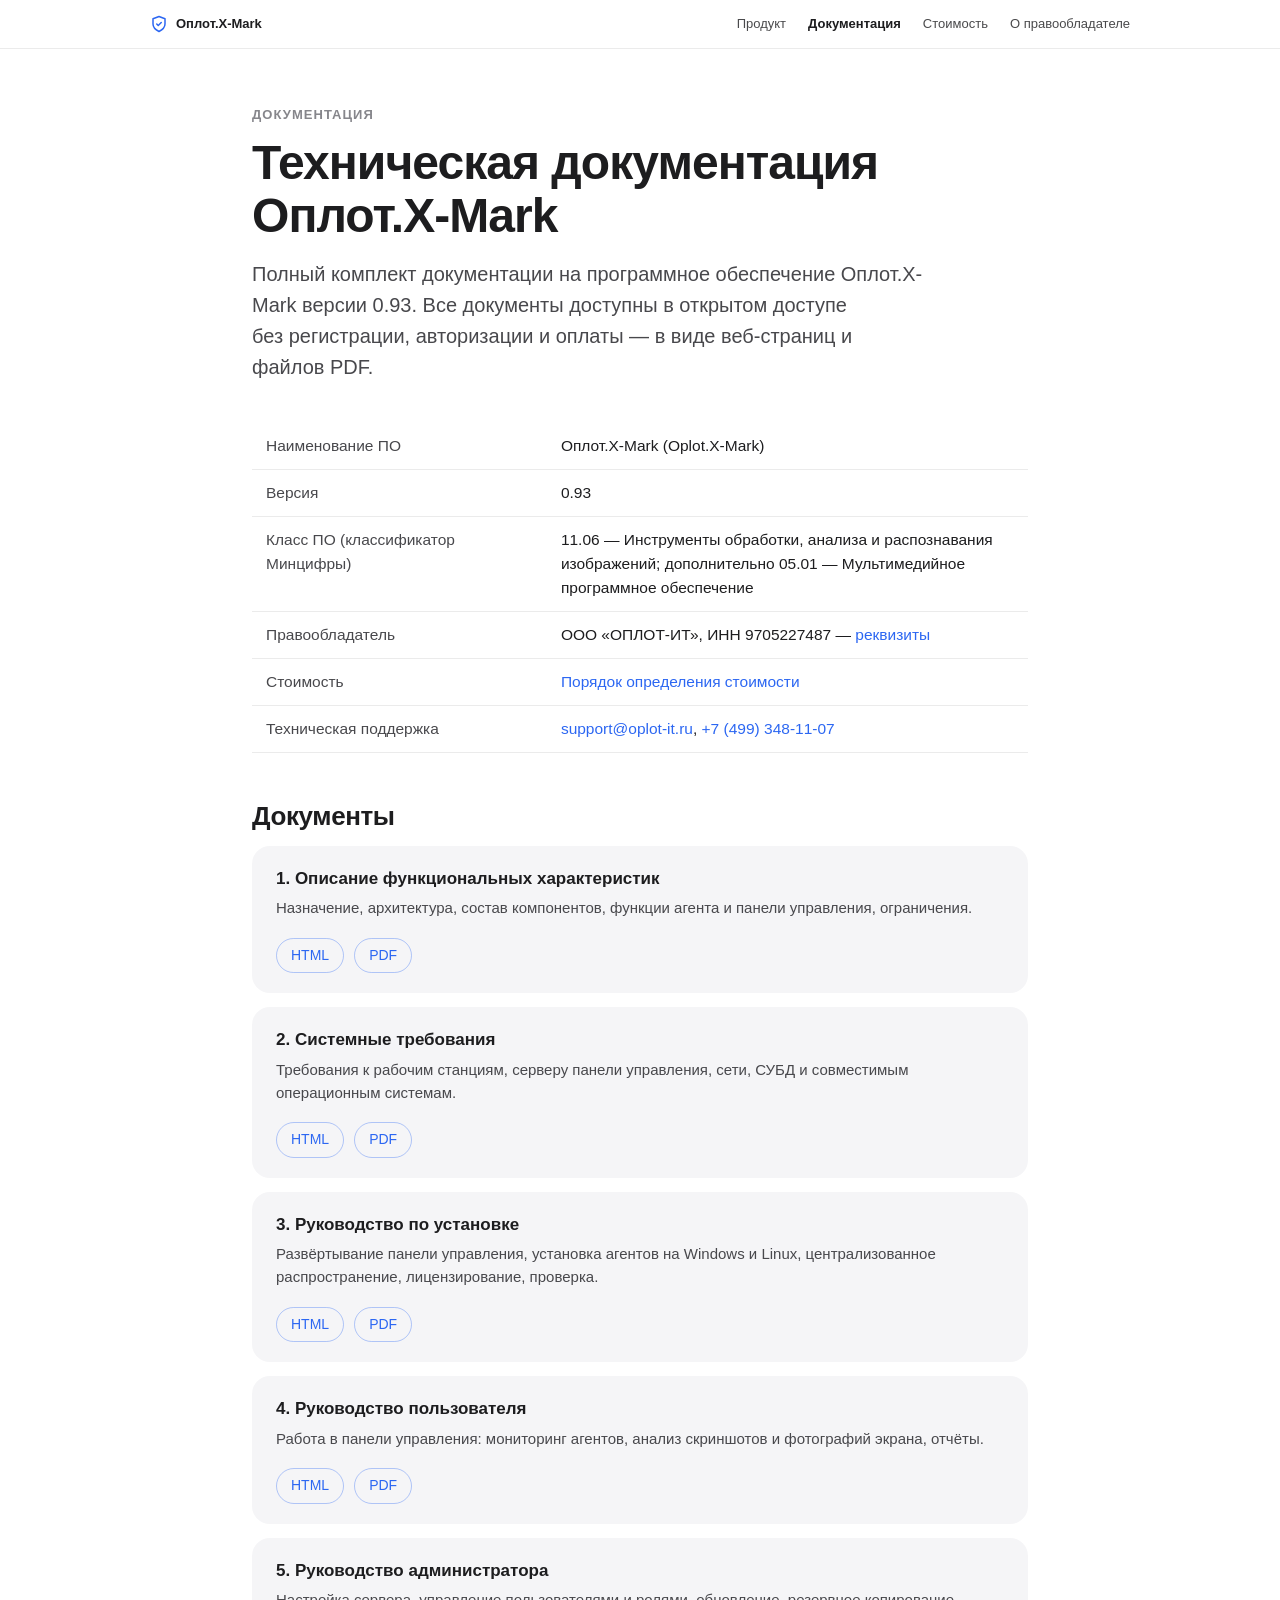
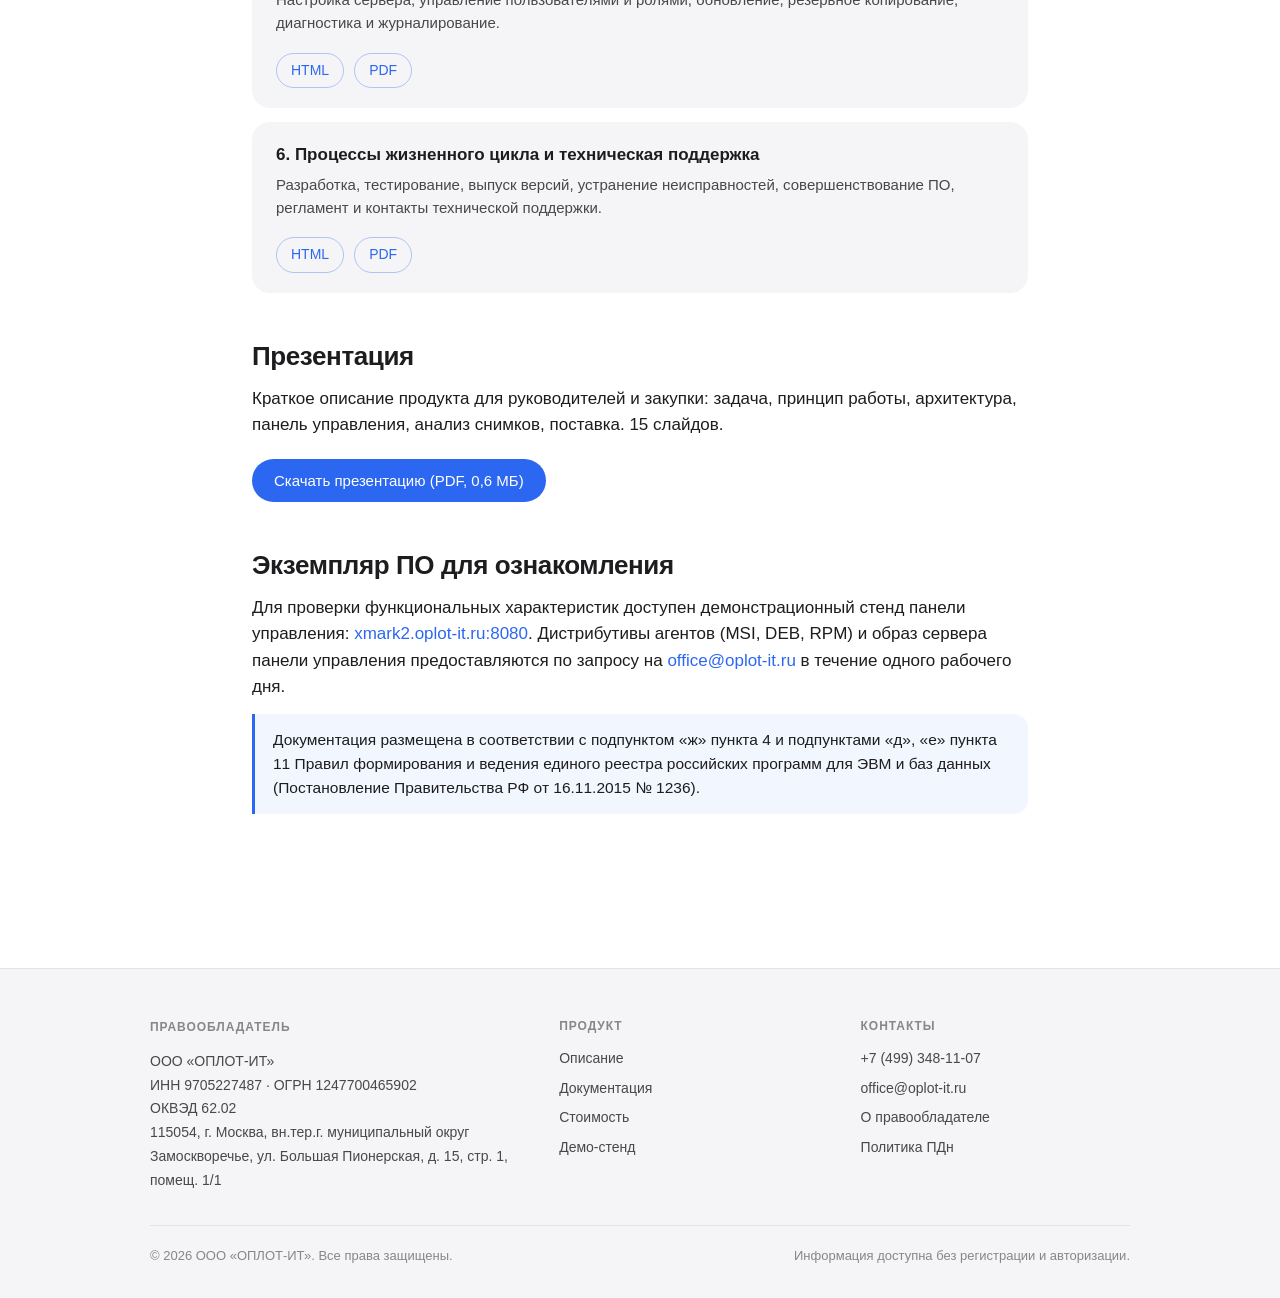
<file: docs/index.html>
<!DOCTYPE html>
<html lang="ru">
<head>
  <meta charset="utf-8">
  <meta name="viewport" content="width=device-width, initial-scale=1">
  <title>Документация — Оплот.X-Mark</title>
  <meta name="description" content="Техническая документация на программное обеспечение Оплот.X-Mark: функциональные характеристики, системные требования, руководство по установке, руководство пользователя, руководство администратора, процессы жизненного цикла и техническая поддержка. Доступна без регистрации.">
  <link rel="stylesheet" href="../assets/site.css">
</head>
<body>

<header class="site-header">
  <nav>
    <a class="brand" href="../">
      <svg viewBox="0 0 24 24" fill="none" stroke="#2C67F2" stroke-width="2" stroke-linecap="round" stroke-linejoin="round"><path d="M12 22s8-4 8-10V5l-8-3-8 3v7c0 6 8 10 8 10z"/><path d="M9 12l2 2 4-4"/></svg>
      Оплот.X-Mark
    </a>
    <div class="links">
      <a href="../">Продукт</a>
      <a href="./" class="active">Документация</a>
      <a href="../price.html">Стоимость</a>
      <a href="../company.html">О правообладателе</a>
    </div>
  </nav>
</header>

<main class="page">
  <div class="eyebrow">Документация</div>
  <h1>Техническая документация Оплот.X-Mark</h1>
  <p class="lead">Полный комплект документации на программное обеспечение Оплот.X-Mark версии 0.93. Все документы доступны в открытом доступе без регистрации, авторизации и оплаты — в виде веб-страниц и файлов PDF.</p>

  <div class="table-wrap">
    <table class="kv">
      <tbody>
        <tr><td>Наименование ПО</td><td>Оплот.X-Mark (Oplot.X-Mark)</td></tr>
        <tr><td>Версия</td><td>0.93</td></tr>
        <tr><td>Класс ПО (классификатор Минцифры)</td><td>11.06 — Инструменты обработки, анализа и распознавания изображений; дополнительно 05.01 — Мультимедийное программное обеспечение</td></tr>
        <tr><td>Правообладатель</td><td>ООО «ОПЛОТ-ИТ», ИНН 9705227487 — <a href="../company.html">реквизиты</a></td></tr>
        <tr><td>Стоимость</td><td><a href="../price.html">Порядок определения стоимости</a></td></tr>
        <tr><td>Техническая поддержка</td><td><a href="mailto:support@oplot-it.ru">support@oplot-it.ru</a>, <a href="tel:+74993481107">+7 (499) 348-11-07</a></td></tr>
      </tbody>
    </table>
  </div>

  <h2>Документы</h2>
  <ul class="doc-list">
    <li>
      <div>
        <div class="name">1. Описание функциональных характеристик</div>
        <div class="desc">Назначение, архитектура, состав компонентов, функции агента и панели управления, ограничения.</div>
      </div>
      <div class="files"><a class="btn ghost" href="functional.html">HTML</a><a class="btn ghost" href="pdf/xmark-functional.pdf">PDF</a></div>
    </li>
    <li>
      <div>
        <div class="name">2. Системные требования</div>
        <div class="desc">Требования к рабочим станциям, серверу панели управления, сети, СУБД и совместимым операционным системам.</div>
      </div>
      <div class="files"><a class="btn ghost" href="requirements.html">HTML</a><a class="btn ghost" href="pdf/xmark-requirements.pdf">PDF</a></div>
    </li>
    <li>
      <div>
        <div class="name">3. Руководство по установке</div>
        <div class="desc">Развёртывание панели управления, установка агентов на Windows и Linux, централизованное распространение, лицензирование, проверка.</div>
      </div>
      <div class="files"><a class="btn ghost" href="install.html">HTML</a><a class="btn ghost" href="pdf/xmark-install.pdf">PDF</a></div>
    </li>
    <li>
      <div>
        <div class="name">4. Руководство пользователя</div>
        <div class="desc">Работа в панели управления: мониторинг агентов, анализ скриншотов и фотографий экрана, отчёты.</div>
      </div>
      <div class="files"><a class="btn ghost" href="user-guide.html">HTML</a><a class="btn ghost" href="pdf/xmark-user-guide.pdf">PDF</a></div>
    </li>
    <li>
      <div>
        <div class="name">5. Руководство администратора</div>
        <div class="desc">Настройка сервера, управление пользователями и ролями, обновление, резервное копирование, диагностика и журналирование.</div>
      </div>
      <div class="files"><a class="btn ghost" href="admin-guide.html">HTML</a><a class="btn ghost" href="pdf/xmark-admin-guide.pdf">PDF</a></div>
    </li>
    <li>
      <div>
        <div class="name">6. Процессы жизненного цикла и техническая поддержка</div>
        <div class="desc">Разработка, тестирование, выпуск версий, устранение неисправностей, совершенствование ПО, регламент и контакты технической поддержки.</div>
      </div>
      <div class="files"><a class="btn ghost" href="lifecycle.html">HTML</a><a class="btn ghost" href="pdf/xmark-lifecycle.pdf">PDF</a></div>
    </li>
  </ul>

  <h2>Презентация</h2>
  <p>Краткое описание продукта для руководителей и закупки: задача, принцип работы, архитектура, панель управления, анализ снимков, поставка. 15 слайдов.</p>
  <div class="actions"><a class="btn" href="../assets/oplot-xmark-presentation.pdf" download>Скачать презентацию (PDF, 0,6 МБ)</a></div>

  <h2>Экземпляр ПО для ознакомления</h2>
  <p>Для проверки функциональных характеристик доступен демонстрационный стенд панели управления: <a href="https://xmark2.oplot-it.ru:8080" target="_blank" rel="noopener">xmark2.oplot-it.ru:8080</a>. Дистрибутивы агентов (MSI, DEB, RPM) и образ сервера панели управления предоставляются по запросу на <a href="mailto:office@oplot-it.ru">office@oplot-it.ru</a> в течение одного рабочего дня.</p>

  <div class="note">Документация размещена в соответствии с подпунктом «ж» пункта 4 и подпунктами «д», «е» пункта 11 Правил формирования и ведения единого реестра российских программ для ЭВМ и баз данных (Постановление Правительства РФ от 16.11.2015 № 1236).</div>
</main>

<footer class="site-footer">
  <div class="inner">
    <div class="cols">
      <div class="req">
        <h5>Правообладатель</h5>
        ООО «ОПЛОТ-ИТ»<br>
        ИНН 9705227487 · ОГРН 1247700465902<br>
        ОКВЭД 62.02<br>
        115054, г. Москва, вн.тер.г. муниципальный округ Замоскворечье, ул. Большая Пионерская, д. 15, стр. 1, помещ. 1/1
      </div>
      <div>
        <h5>Продукт</h5>
        <a href="../">Описание</a>
        <a href="./">Документация</a>
        <a href="../price.html">Стоимость</a>
        <a href="https://xmark2.oplot-it.ru:8080" target="_blank" rel="noopener">Демо-стенд</a>
      </div>
      <div>
        <h5>Контакты</h5>
        <a href="tel:+74993481107">+7 (499) 348-11-07</a>
        <a href="mailto:office@oplot-it.ru">office@oplot-it.ru</a>
        <a href="../company.html">О правообладателе</a>
        <a href="../privacy.html">Политика ПДн</a>
      </div>
    </div>
    <div class="bottom">
      <span>© 2026 ООО «ОПЛОТ-ИТ». Все права защищены.</span>
      <span>Информация доступна без регистрации и авторизации.</span>
    </div>
  </div>
</footer>

</body>
</html>
</file>
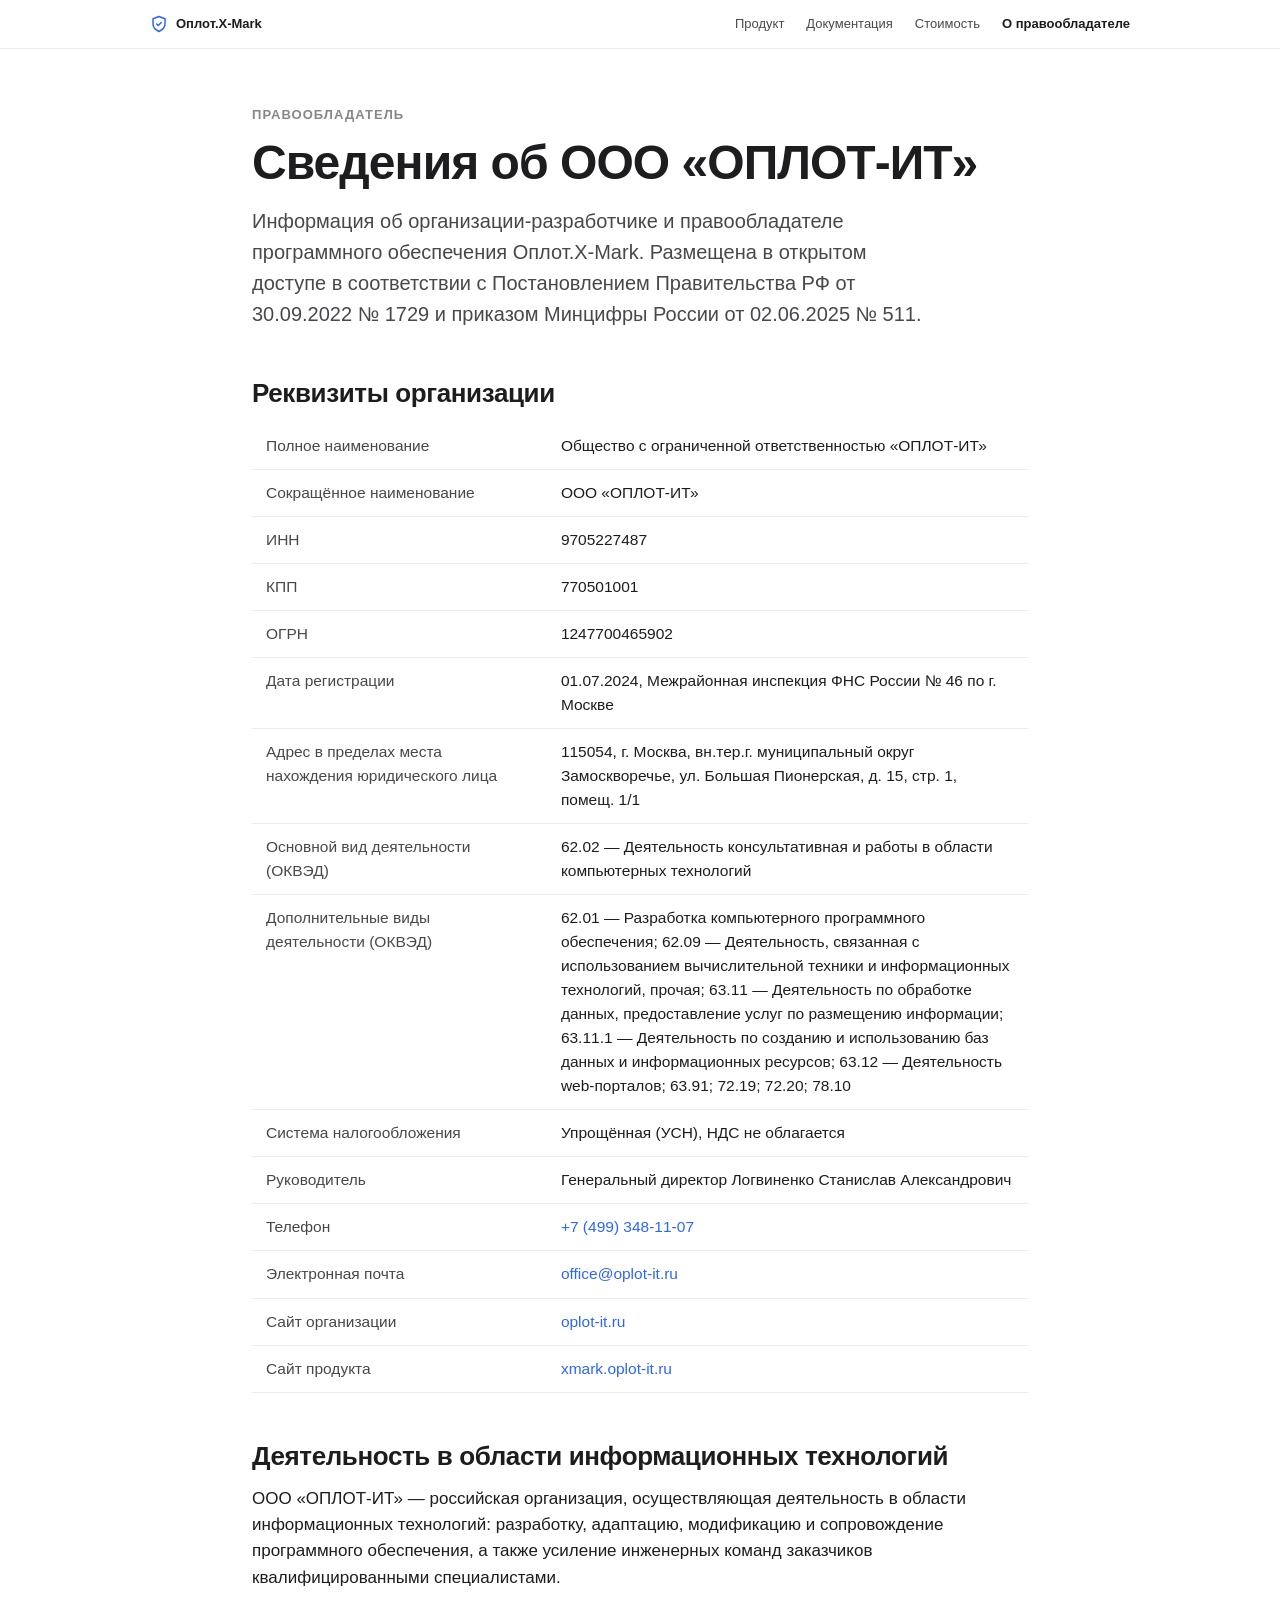
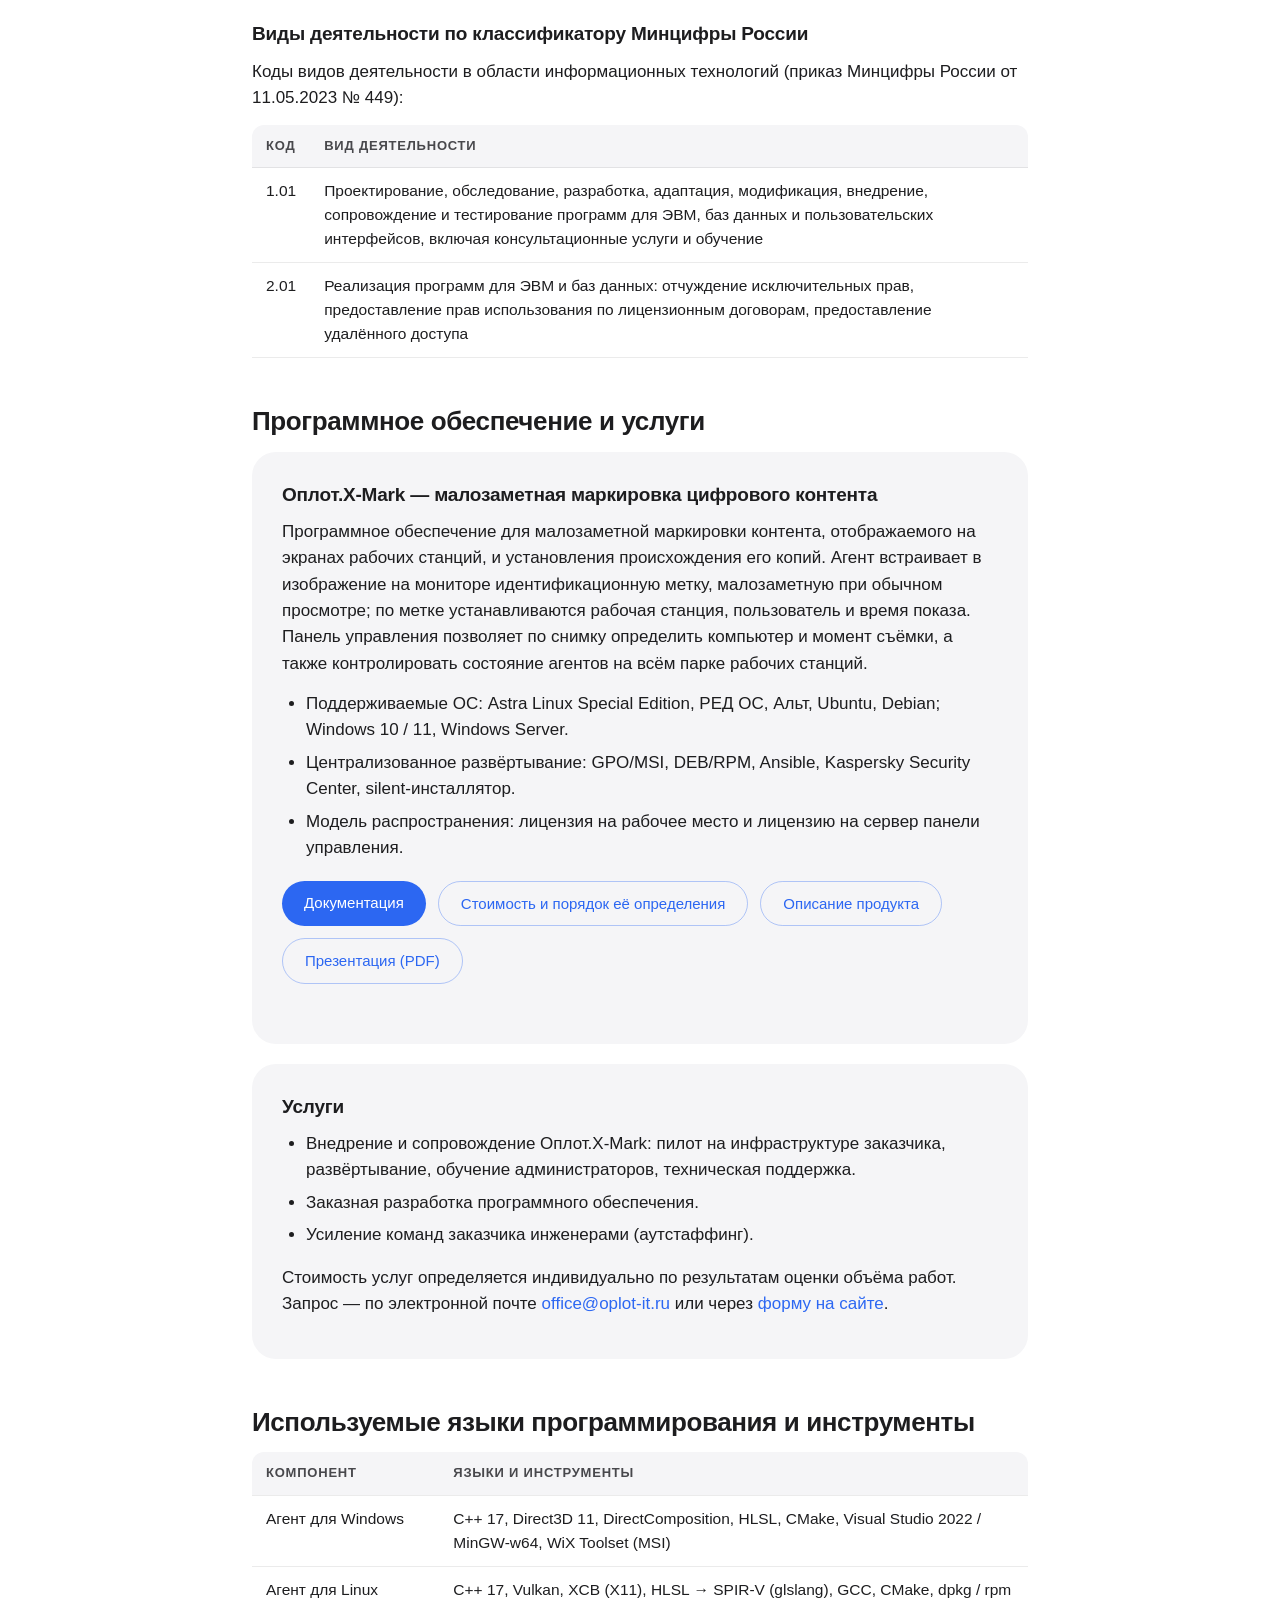
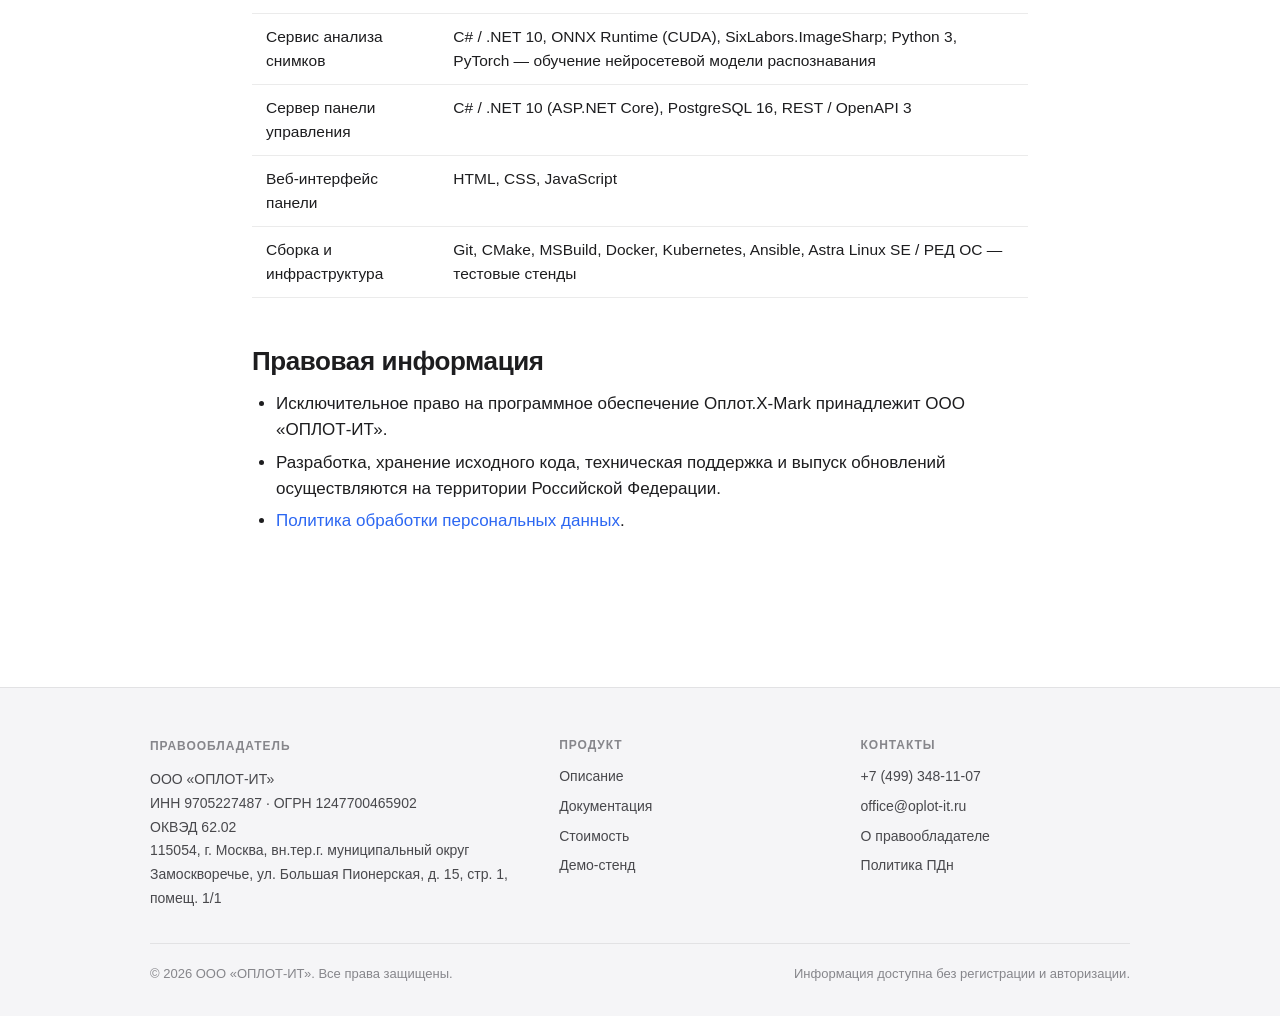
<file: company.html>
<!DOCTYPE html>
<html lang="ru">
<head>
  <meta charset="utf-8">
  <meta name="viewport" content="width=device-width, initial-scale=1">
  <title>Сведения о правообладателе — ООО «ОПЛОТ-ИТ» — Оплот.X-Mark</title>
  <meta name="description" content="Реквизиты ООО «ОПЛОТ-ИТ»: полное наименование, ИНН, ОГРН, ОКВЭД, адрес, телефон, электронная почта. Сведения о деятельности в области информационных технологий и о программном обеспечении Оплот.X-Mark.">
  <link rel="stylesheet" href="assets/site.css">
</head>
<body>

<header class="site-header">
  <nav>
    <a class="brand" href="./">
      <svg viewBox="0 0 24 24" fill="none" stroke="#2C67F2" stroke-width="2" stroke-linecap="round" stroke-linejoin="round"><path d="M12 22s8-4 8-10V5l-8-3-8 3v7c0 6 8 10 8 10z"/><path d="M9 12l2 2 4-4"/></svg>
      Оплот.X-Mark
    </a>
    <div class="links">
      <a href="./">Продукт</a>
      <a href="docs/">Документация</a>
      <a href="price.html">Стоимость</a>
      <a href="company.html" class="active">О правообладателе</a>
    </div>
  </nav>
</header>

<main class="page">
  <div class="eyebrow">Правообладатель</div>
  <h1>Сведения об ООО «ОПЛОТ-ИТ»</h1>
  <p class="lead">Информация об организации-разработчике и правообладателе программного обеспечения Оплот.X-Mark. Размещена в открытом доступе в соответствии с Постановлением Правительства РФ от 30.09.2022 № 1729 и приказом Минцифры России от 02.06.2025 № 511.</p>

  <h2 id="requisites">Реквизиты организации</h2>
  <div class="table-wrap">
    <table class="kv">
      <tbody>
        <tr><td>Полное наименование</td><td>Общество с ограниченной ответственностью «ОПЛОТ-ИТ»</td></tr>
        <tr><td>Сокращённое наименование</td><td>ООО «ОПЛОТ-ИТ»</td></tr>
        <tr><td>ИНН</td><td>9705227487</td></tr>
        <tr><td>КПП</td><td>770501001</td></tr>
        <tr><td>ОГРН</td><td>1247700465902</td></tr>
        <tr><td>Дата регистрации</td><td>01.07.2024, Межрайонная инспекция ФНС России № 46 по г. Москве</td></tr>
        <tr><td>Адрес в пределах места нахождения юридического лица</td><td>115054, г. Москва, вн.тер.г. муниципальный округ Замоскворечье, ул. Большая Пионерская, д. 15, стр. 1, помещ. 1/1</td></tr>
        <tr><td>Основной вид деятельности (ОКВЭД)</td><td>62.02 — Деятельность консультативная и работы в области компьютерных технологий</td></tr>
        <tr><td>Дополнительные виды деятельности (ОКВЭД)</td><td>62.01 — Разработка компьютерного программного обеспечения; 62.09 — Деятельность, связанная с использованием вычислительной техники и информационных технологий, прочая; 63.11 — Деятельность по обработке данных, предоставление услуг по размещению информации; 63.11.1 — Деятельность по созданию и использованию баз данных и информационных ресурсов; 63.12 — Деятельность web-порталов; 63.91; 72.19; 72.20; 78.10</td></tr>
        <tr><td>Система налогообложения</td><td>Упрощённая (УСН), НДС не облагается</td></tr>
        <tr><td>Руководитель</td><td>Генеральный директор Логвиненко Станислав Александрович</td></tr>
        <tr><td>Телефон</td><td><a href="tel:+74993481107">+7 (499) 348-11-07</a></td></tr>
        <tr><td>Электронная почта</td><td><a href="mailto:office@oplot-it.ru">office@oplot-it.ru</a></td></tr>
        <tr><td>Сайт организации</td><td><a href="https://oplot-it.ru" rel="noopener">oplot-it.ru</a></td></tr>
        <tr><td>Сайт продукта</td><td><a href="https://xmark.oplot-it.ru">xmark.oplot-it.ru</a></td></tr>
      </tbody>
    </table>
  </div>

  <h2 id="it-activity">Деятельность в области информационных технологий</h2>
  <p>ООО «ОПЛОТ-ИТ» — российская организация, осуществляющая деятельность в области информационных технологий: разработку, адаптацию, модификацию и сопровождение программного обеспечения, а также усиление инженерных команд заказчиков квалифицированными специалистами.</p>
  <h3>Виды деятельности по классификатору Минцифры России</h3>
  <p>Коды видов деятельности в области информационных технологий (приказ Минцифры России от 11.05.2023 № 449):</p>
  <div class="table-wrap">
    <table>
      <thead><tr><th>Код</th><th>Вид деятельности</th></tr></thead>
      <tbody>
        <tr><td>1.01</td><td>Проектирование, обследование, разработка, адаптация, модификация, внедрение, сопровождение и тестирование программ для ЭВМ, баз данных и пользовательских интерфейсов, включая консультационные услуги и обучение</td></tr>
        <tr><td>2.01</td><td>Реализация программ для ЭВМ и баз данных: отчуждение исключительных прав, предоставление прав использования по лицензионным договорам, предоставление удалённого доступа</td></tr>
      </tbody>
    </table>
  </div>

  <h2 id="products">Программное обеспечение и услуги</h2>
  <div class="card">
    <h3>Оплот.X-Mark — малозаметная маркировка цифрового контента</h3>
    <p>Программное обеспечение для малозаметной маркировки контента, отображаемого на экранах рабочих станций, и установления происхождения его копий. Агент встраивает в изображение на мониторе идентификационную метку, малозаметную при обычном просмотре; по метке устанавливаются рабочая станция, пользователь и время показа. Панель управления позволяет по снимку определить компьютер и момент съёмки, а также контролировать состояние агентов на всём парке рабочих станций.</p>
    <ul>
      <li>Поддерживаемые ОС: Astra Linux Special Edition, РЕД ОС, Альт, Ubuntu, Debian; Windows 10 / 11, Windows Server.</li>
      <li>Централизованное развёртывание: GPO/MSI, DEB/RPM, Ansible, Kaspersky Security Center, silent-инсталлятор.</li>
      <li>Модель распространения: лицензия на рабочее место и лицензию на сервер панели управления.</li>
    </ul>
    <div class="actions">
      <a class="btn" href="docs/">Документация</a>
      <a class="btn ghost" href="price.html">Стоимость и порядок её определения</a>
      <a class="btn ghost" href="./">Описание продукта</a>
      <a class="btn ghost" href="assets/oplot-xmark-presentation.pdf" download>Презентация (PDF)</a>
    </div>
  </div>
  <div class="card">
    <h3>Услуги</h3>
    <ul>
      <li>Внедрение и сопровождение Оплот.X-Mark: пилот на инфраструктуре заказчика, развёртывание, обучение администраторов, техническая поддержка.</li>
      <li>Заказная разработка программного обеспечения.</li>
      <li>Усиление команд заказчика инженерами (аутстаффинг).</li>
    </ul>
    <p>Стоимость услуг определяется индивидуально по результатам оценки объёма работ. Запрос — по электронной почте <a href="mailto:office@oplot-it.ru">office@oplot-it.ru</a> или через <a href="./#contact">форму на сайте</a>.</p>
  </div>

  <h2 id="stack">Используемые языки программирования и инструменты</h2>
  <div class="table-wrap">
    <table>
      <thead><tr><th>Компонент</th><th>Языки и инструменты</th></tr></thead>
      <tbody>
        <tr><td>Агент для Windows</td><td>C++ 17, Direct3D 11, DirectComposition, HLSL, CMake, Visual Studio 2022 / MinGW-w64, WiX Toolset (MSI)</td></tr>
        <tr><td>Агент для Linux</td><td>C++ 17, Vulkan, XCB (X11), HLSL → SPIR-V (glslang), GCC, CMake, dpkg / rpm</td></tr>
        <tr><td>Сервис анализа снимков</td><td>C# / .NET 10, ONNX Runtime (CUDA), SixLabors.ImageSharp; Python 3, PyTorch — обучение нейросетевой модели распознавания</td></tr>
        <tr><td>Сервер панели управления</td><td>C# / .NET 10 (ASP.NET Core), PostgreSQL 16, REST / OpenAPI 3</td></tr>
        <tr><td>Веб-интерфейс панели</td><td>HTML, CSS, JavaScript</td></tr>
        <tr><td>Сборка и инфраструктура</td><td>Git, CMake, MSBuild, Docker, Kubernetes, Ansible, Astra Linux SE / РЕД ОС — тестовые стенды</td></tr>
      </tbody>
    </table>
  </div>

  <h2 id="legal">Правовая информация</h2>
  <ul>
    <li>Исключительное право на программное обеспечение Оплот.X-Mark принадлежит ООО «ОПЛОТ-ИТ».</li>
    <li>Разработка, хранение исходного кода, техническая поддержка и выпуск обновлений осуществляются на территории Российской Федерации.</li>
    <li><a href="privacy.html">Политика обработки персональных данных</a>.</li>
  </ul>
</main>

<footer class="site-footer">
  <div class="inner">
    <div class="cols">
      <div class="req">
        <h5>Правообладатель</h5>
        ООО «ОПЛОТ-ИТ»<br>
        ИНН 9705227487 · ОГРН 1247700465902<br>
        ОКВЭД 62.02<br>
        115054, г. Москва, вн.тер.г. муниципальный округ Замоскворечье, ул. Большая Пионерская, д. 15, стр. 1, помещ. 1/1
      </div>
      <div>
        <h5>Продукт</h5>
        <a href="./">Описание</a>
        <a href="docs/">Документация</a>
        <a href="price.html">Стоимость</a>
        <a href="https://xmark2.oplot-it.ru:8080" target="_blank" rel="noopener">Демо-стенд</a>
      </div>
      <div>
        <h5>Контакты</h5>
        <a href="tel:+74993481107">+7 (499) 348-11-07</a>
        <a href="mailto:office@oplot-it.ru">office@oplot-it.ru</a>
        <a href="company.html">О правообладателе</a>
        <a href="privacy.html">Политика ПДн</a>
      </div>
    </div>
    <div class="bottom">
      <span>© 2026 ООО «ОПЛОТ-ИТ». Все права защищены.</span>
      <span>Информация доступна без регистрации и авторизации.</span>
    </div>
  </div>
</footer>

</body>
</html>
</file>
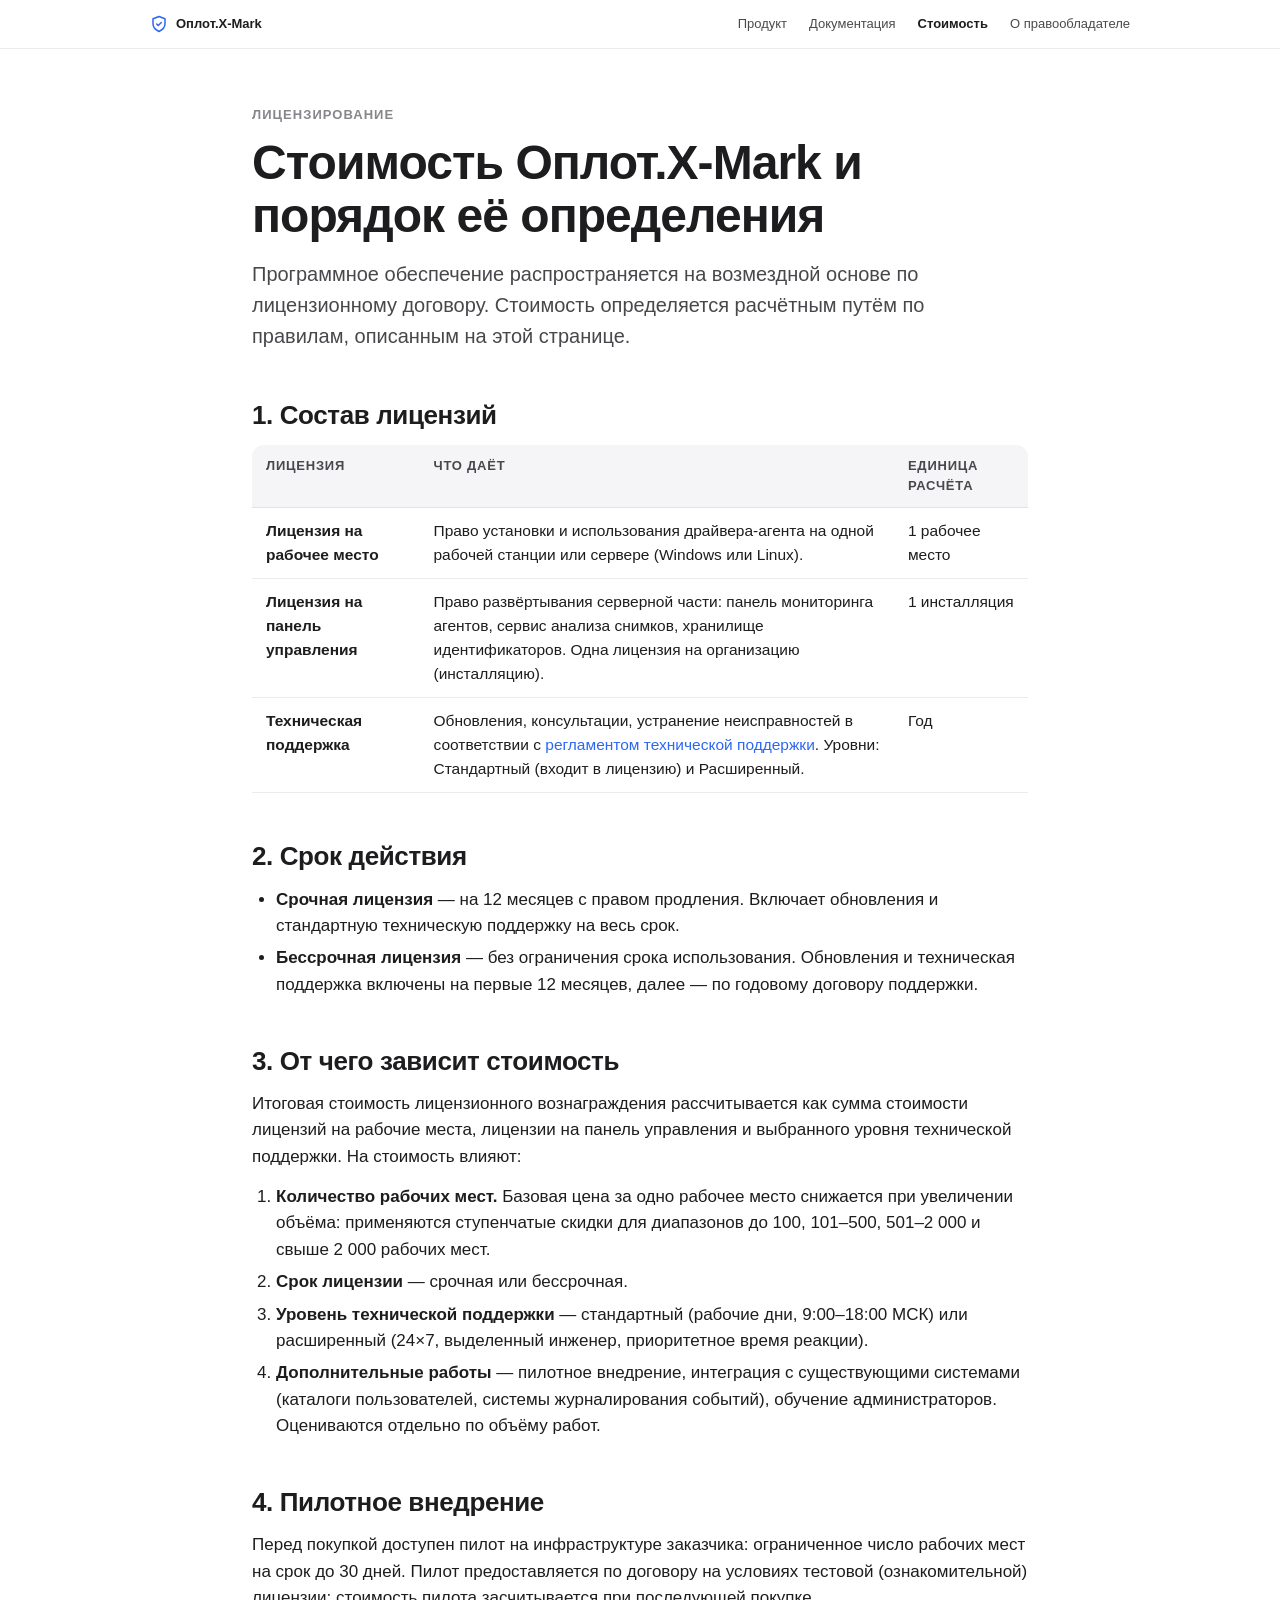
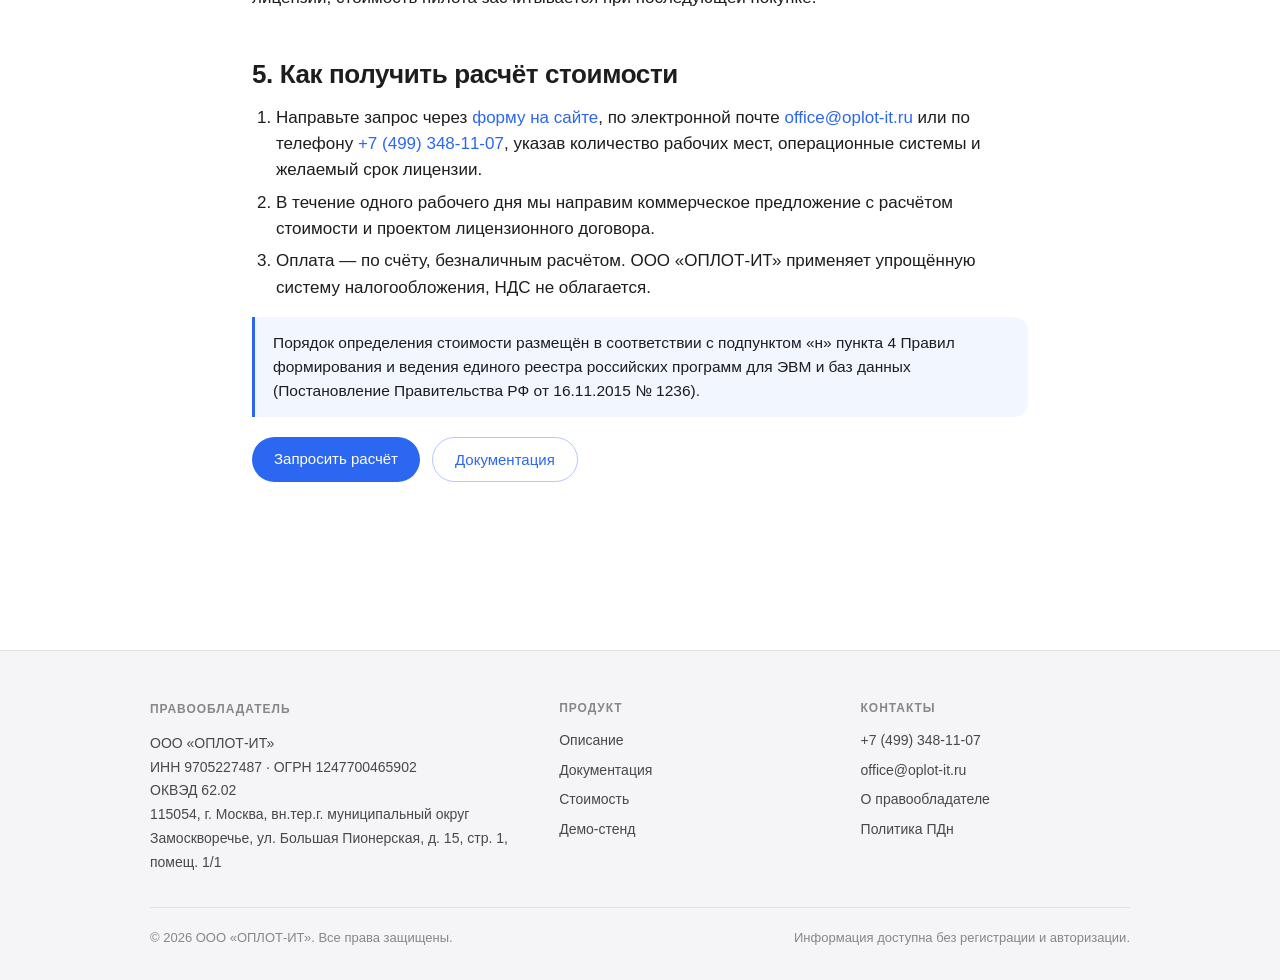
<file: price.html>
<!DOCTYPE html>
<html lang="ru">
<head>
  <meta charset="utf-8">
  <meta name="viewport" content="width=device-width, initial-scale=1">
  <title>Стоимость и порядок её определения — Оплот.X-Mark</title>
  <meta name="description" content="Порядок определения стоимости лицензий на программное обеспечение Оплот.X-Mark: состав лицензий, факторы стоимости, техническая поддержка, порядок получения расчёта.">
  <link rel="stylesheet" href="assets/site.css">
</head>
<body>

<header class="site-header">
  <nav>
    <a class="brand" href="./">
      <svg viewBox="0 0 24 24" fill="none" stroke="#2C67F2" stroke-width="2" stroke-linecap="round" stroke-linejoin="round"><path d="M12 22s8-4 8-10V5l-8-3-8 3v7c0 6 8 10 8 10z"/><path d="M9 12l2 2 4-4"/></svg>
      Оплот.X-Mark
    </a>
    <div class="links">
      <a href="./">Продукт</a>
      <a href="docs/">Документация</a>
      <a href="price.html" class="active">Стоимость</a>
      <a href="company.html">О правообладателе</a>
    </div>
  </nav>
</header>

<main class="page">
  <div class="eyebrow">Лицензирование</div>
  <h1>Стоимость Оплот.X-Mark и порядок её определения</h1>
  <p class="lead">Программное обеспечение распространяется на возмездной основе по лицензионному договору. Стоимость определяется расчётным путём по правилам, описанным на этой странице.</p>

  <h2 id="model">1. Состав лицензий</h2>
  <div class="table-wrap">
    <table>
      <thead><tr><th>Лицензия</th><th>Что даёт</th><th>Единица расчёта</th></tr></thead>
      <tbody>
        <tr>
          <td><strong>Лицензия на рабочее место</strong></td>
          <td>Право установки и использования драйвера-агента на одной рабочей станции или сервере (Windows или Linux).</td>
          <td>1 рабочее место</td>
        </tr>
        <tr>
          <td><strong>Лицензия на панель управления</strong></td>
          <td>Право развёртывания серверной части: панель мониторинга агентов, сервис анализа снимков, хранилище идентификаторов. Одна лицензия на организацию (инсталляцию).</td>
          <td>1 инсталляция</td>
        </tr>
        <tr>
          <td><strong>Техническая поддержка</strong></td>
          <td>Обновления, консультации, устранение неисправностей в соответствии с <a href="docs/lifecycle.html">регламентом технической поддержки</a>. Уровни: Стандартный (входит в лицензию) и Расширенный.</td>
          <td>Год</td>
        </tr>
      </tbody>
    </table>
  </div>

  <h2 id="term">2. Срок действия</h2>
  <ul>
    <li><strong>Срочная лицензия</strong> — на 12 месяцев с правом продления. Включает обновления и стандартную техническую поддержку на весь срок.</li>
    <li><strong>Бессрочная лицензия</strong> — без ограничения срока использования. Обновления и техническая поддержка включены на первые 12 месяцев, далее — по годовому договору поддержки.</li>
  </ul>

  <h2 id="factors">3. От чего зависит стоимость</h2>
  <p>Итоговая стоимость лицензионного вознаграждения рассчитывается как сумма стоимости лицензий на рабочие места, лицензии на панель управления и выбранного уровня технической поддержки. На стоимость влияют:</p>
  <ol>
    <li><strong>Количество рабочих мест.</strong> Базовая цена за одно рабочее место снижается при увеличении объёма: применяются ступенчатые скидки для диапазонов до 100, 101–500, 501–2 000 и свыше 2 000 рабочих мест.</li>
    <li><strong>Срок лицензии</strong> — срочная или бессрочная.</li>
    <li><strong>Уровень технической поддержки</strong> — стандартный (рабочие дни, 9:00–18:00 МСК) или расширенный (24×7, выделенный инженер, приоритетное время реакции).</li>
    <li><strong>Дополнительные работы</strong> — пилотное внедрение, интеграция с существующими системами (каталоги пользователей, системы журналирования событий), обучение администраторов. Оцениваются отдельно по объёму работ.</li>
  </ol>

  <h2 id="pilot">4. Пилотное внедрение</h2>
  <p>Перед покупкой доступен пилот на инфраструктуре заказчика: ограниченное число рабочих мест на срок до 30 дней. Пилот предоставляется по договору на условиях тестовой (ознакомительной) лицензии; стоимость пилота засчитывается при последующей покупке.</p>

  <h2 id="howto">5. Как получить расчёт стоимости</h2>
  <ol>
    <li>Направьте запрос через <a href="./#contact">форму на сайте</a>, по электронной почте <a href="mailto:office@oplot-it.ru">office@oplot-it.ru</a> или по телефону <a href="tel:+74993481107">+7 (499) 348-11-07</a>, указав количество рабочих мест, операционные системы и желаемый срок лицензии.</li>
    <li>В течение одного рабочего дня мы направим коммерческое предложение с расчётом стоимости и проектом лицензионного договора.</li>
    <li>Оплата — по счёту, безналичным расчётом. ООО «ОПЛОТ-ИТ» применяет упрощённую систему налогообложения, НДС не облагается.</li>
  </ol>

  <div class="note">Порядок определения стоимости размещён в соответствии с подпунктом «н» пункта 4 Правил формирования и ведения единого реестра российских программ для ЭВМ и баз данных (Постановление Правительства РФ от 16.11.2015 № 1236).</div>

  <div class="actions">
    <a class="btn" href="./#contact">Запросить расчёт</a>
    <a class="btn ghost" href="docs/">Документация</a>
  </div>
</main>

<footer class="site-footer">
  <div class="inner">
    <div class="cols">
      <div class="req">
        <h5>Правообладатель</h5>
        ООО «ОПЛОТ-ИТ»<br>
        ИНН 9705227487 · ОГРН 1247700465902<br>
        ОКВЭД 62.02<br>
        115054, г. Москва, вн.тер.г. муниципальный округ Замоскворечье, ул. Большая Пионерская, д. 15, стр. 1, помещ. 1/1
      </div>
      <div>
        <h5>Продукт</h5>
        <a href="./">Описание</a>
        <a href="docs/">Документация</a>
        <a href="price.html">Стоимость</a>
        <a href="https://xmark2.oplot-it.ru:8080" target="_blank" rel="noopener">Демо-стенд</a>
      </div>
      <div>
        <h5>Контакты</h5>
        <a href="tel:+74993481107">+7 (499) 348-11-07</a>
        <a href="mailto:office@oplot-it.ru">office@oplot-it.ru</a>
        <a href="company.html">О правообладателе</a>
        <a href="privacy.html">Политика ПДн</a>
      </div>
    </div>
    <div class="bottom">
      <span>© 2026 ООО «ОПЛОТ-ИТ». Все права защищены.</span>
      <span>Информация доступна без регистрации и авторизации.</span>
    </div>
  </div>
</footer>

</body>
</html>
</file>
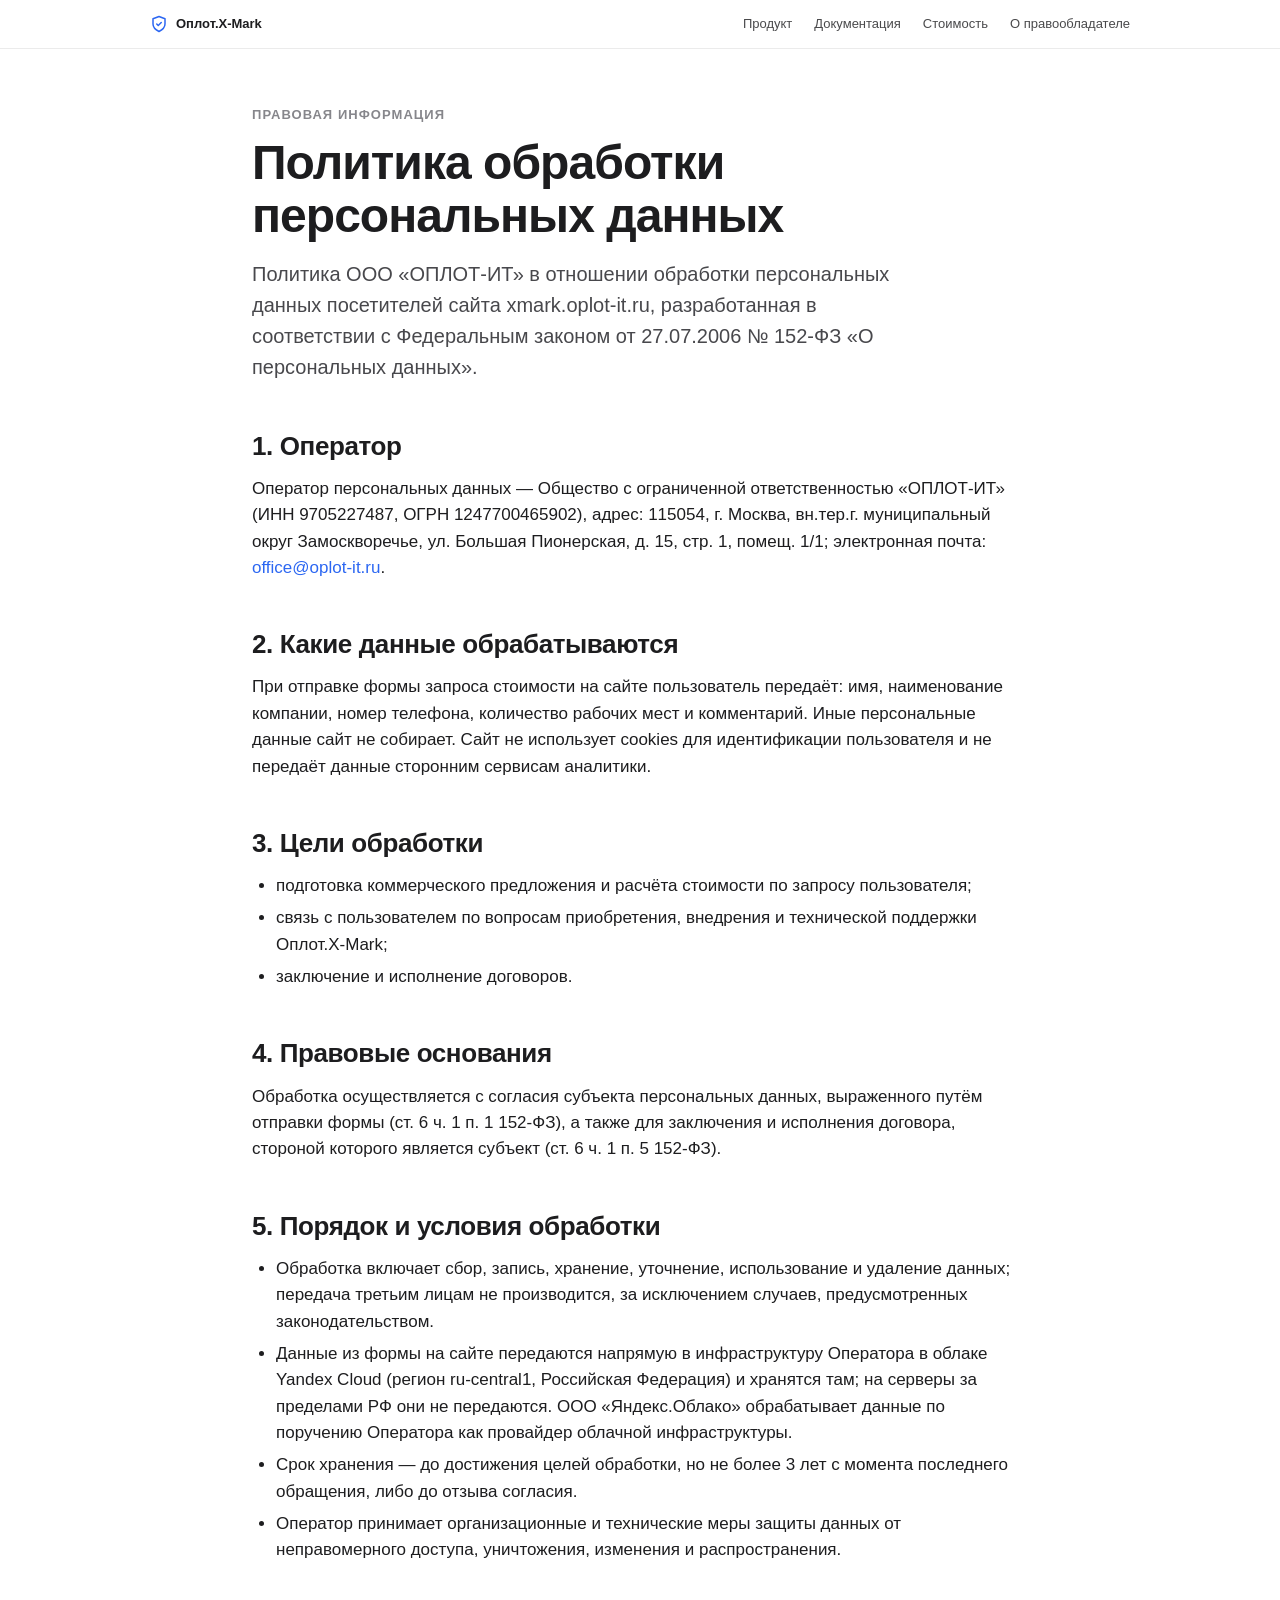
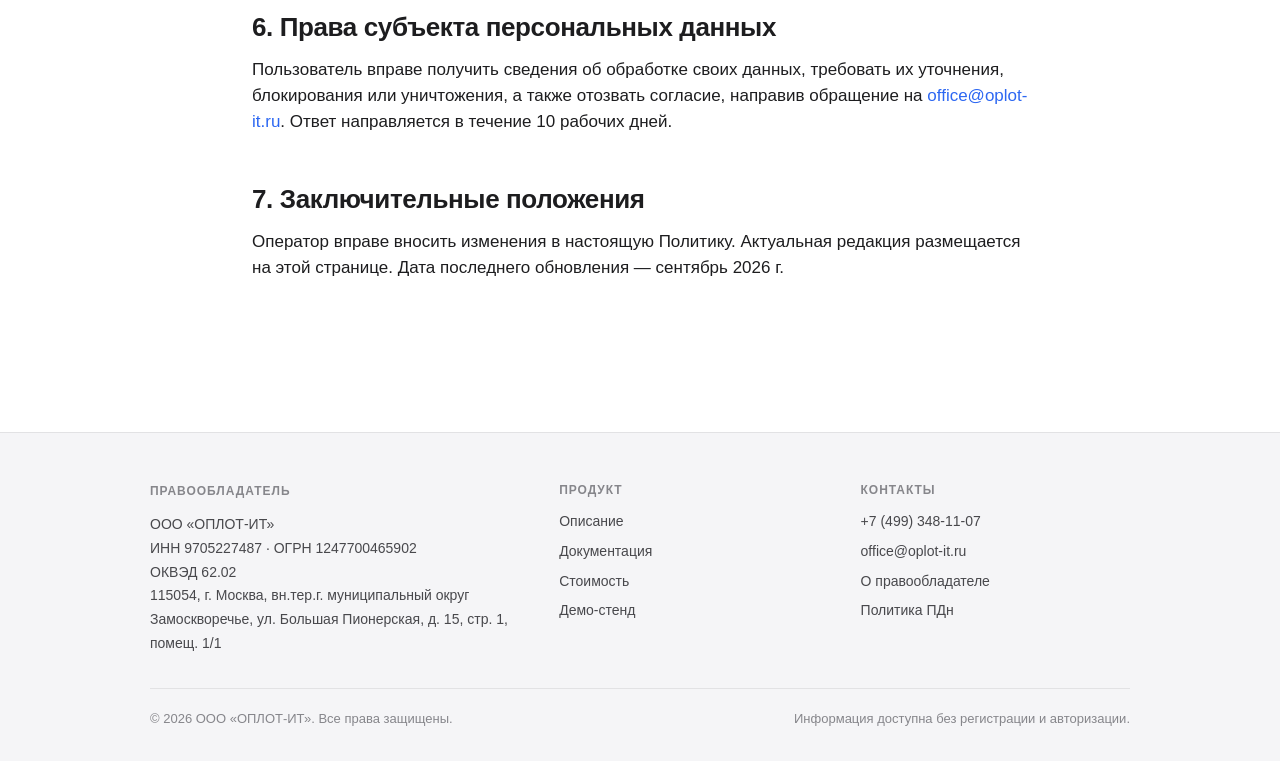
<file: privacy.html>
<!DOCTYPE html>
<html lang="ru">
<head>
  <meta charset="utf-8">
  <meta name="viewport" content="width=device-width, initial-scale=1">
  <title>Политика обработки персональных данных — ООО «ОПЛОТ-ИТ»</title>
  <link rel="stylesheet" href="assets/site.css">
</head>
<body>

<header class="site-header">
  <nav>
    <a class="brand" href="./">
      <svg viewBox="0 0 24 24" fill="none" stroke="#2C67F2" stroke-width="2" stroke-linecap="round" stroke-linejoin="round"><path d="M12 22s8-4 8-10V5l-8-3-8 3v7c0 6 8 10 8 10z"/><path d="M9 12l2 2 4-4"/></svg>
      Оплот.X-Mark
    </a>
    <div class="links">
      <a href="./">Продукт</a>
      <a href="docs/">Документация</a>
      <a href="price.html">Стоимость</a>
      <a href="company.html">О правообладателе</a>
    </div>
  </nav>
</header>

<main class="page">
  <div class="eyebrow">Правовая информация</div>
  <h1>Политика обработки персональных данных</h1>
  <p class="lead">Политика ООО «ОПЛОТ-ИТ» в отношении обработки персональных данных посетителей сайта xmark.oplot-it.ru, разработанная в соответствии с Федеральным законом от 27.07.2006 № 152-ФЗ «О персональных данных».</p>

  <h2>1. Оператор</h2>
  <p>Оператор персональных данных — Общество с ограниченной ответственностью «ОПЛОТ-ИТ» (ИНН 9705227487, ОГРН 1247700465902), адрес: 115054, г. Москва, вн.тер.г. муниципальный округ Замоскворечье, ул. Большая Пионерская, д. 15, стр. 1, помещ. 1/1; электронная почта: <a href="mailto:office@oplot-it.ru">office@oplot-it.ru</a>.</p>

  <h2>2. Какие данные обрабатываются</h2>
  <p>При отправке формы запроса стоимости на сайте пользователь передаёт: имя, наименование компании, номер телефона, количество рабочих мест и комментарий. Иные персональные данные сайт не собирает. Сайт не использует cookies для идентификации пользователя и не передаёт данные сторонним сервисам аналитики.</p>

  <h2>3. Цели обработки</h2>
  <ul>
    <li>подготовка коммерческого предложения и расчёта стоимости по запросу пользователя;</li>
    <li>связь с пользователем по вопросам приобретения, внедрения и технической поддержки Оплот.X-Mark;</li>
    <li>заключение и исполнение договоров.</li>
  </ul>

  <h2>4. Правовые основания</h2>
  <p>Обработка осуществляется с согласия субъекта персональных данных, выраженного путём отправки формы (ст. 6 ч. 1 п. 1 152-ФЗ), а также для заключения и исполнения договора, стороной которого является субъект (ст. 6 ч. 1 п. 5 152-ФЗ).</p>

  <h2>5. Порядок и условия обработки</h2>
  <ul>
    <li>Обработка включает сбор, запись, хранение, уточнение, использование и удаление данных; передача третьим лицам не производится, за исключением случаев, предусмотренных законодательством.</li>
    <li>Данные из формы на сайте передаются напрямую в инфраструктуру Оператора в облаке Yandex Cloud (регион ru-central1, Российская Федерация) и хранятся там; на серверы за пределами РФ они не передаются. ООО «Яндекс.Облако» обрабатывает данные по поручению Оператора как провайдер облачной инфраструктуры.</li>
    <li>Срок хранения — до достижения целей обработки, но не более 3 лет с момента последнего обращения, либо до отзыва согласия.</li>
    <li>Оператор принимает организационные и технические меры защиты данных от неправомерного доступа, уничтожения, изменения и распространения.</li>
  </ul>

  <h2>6. Права субъекта персональных данных</h2>
  <p>Пользователь вправе получить сведения об обработке своих данных, требовать их уточнения, блокирования или уничтожения, а также отозвать согласие, направив обращение на <a href="mailto:office@oplot-it.ru">office@oplot-it.ru</a>. Ответ направляется в течение 10 рабочих дней.</p>

  <h2>7. Заключительные положения</h2>
  <p>Оператор вправе вносить изменения в настоящую Политику. Актуальная редакция размещается на этой странице. Дата последнего обновления — сентябрь 2026 г.</p>
</main>

<footer class="site-footer">
  <div class="inner">
    <div class="cols">
      <div class="req">
        <h5>Правообладатель</h5>
        ООО «ОПЛОТ-ИТ»<br>
        ИНН 9705227487 · ОГРН 1247700465902<br>
        ОКВЭД 62.02<br>
        115054, г. Москва, вн.тер.г. муниципальный округ Замоскворечье, ул. Большая Пионерская, д. 15, стр. 1, помещ. 1/1
      </div>
      <div>
        <h5>Продукт</h5>
        <a href="./">Описание</a>
        <a href="docs/">Документация</a>
        <a href="price.html">Стоимость</a>
        <a href="https://xmark2.oplot-it.ru:8080" target="_blank" rel="noopener">Демо-стенд</a>
      </div>
      <div>
        <h5>Контакты</h5>
        <a href="tel:+74993481107">+7 (499) 348-11-07</a>
        <a href="mailto:office@oplot-it.ru">office@oplot-it.ru</a>
        <a href="company.html">О правообладателе</a>
        <a href="privacy.html">Политика ПДн</a>
      </div>
    </div>
    <div class="bottom">
      <span>© 2026 ООО «ОПЛОТ-ИТ». Все права защищены.</span>
      <span>Информация доступна без регистрации и авторизации.</span>
    </div>
  </div>
</footer>

</body>
</html>
</file>
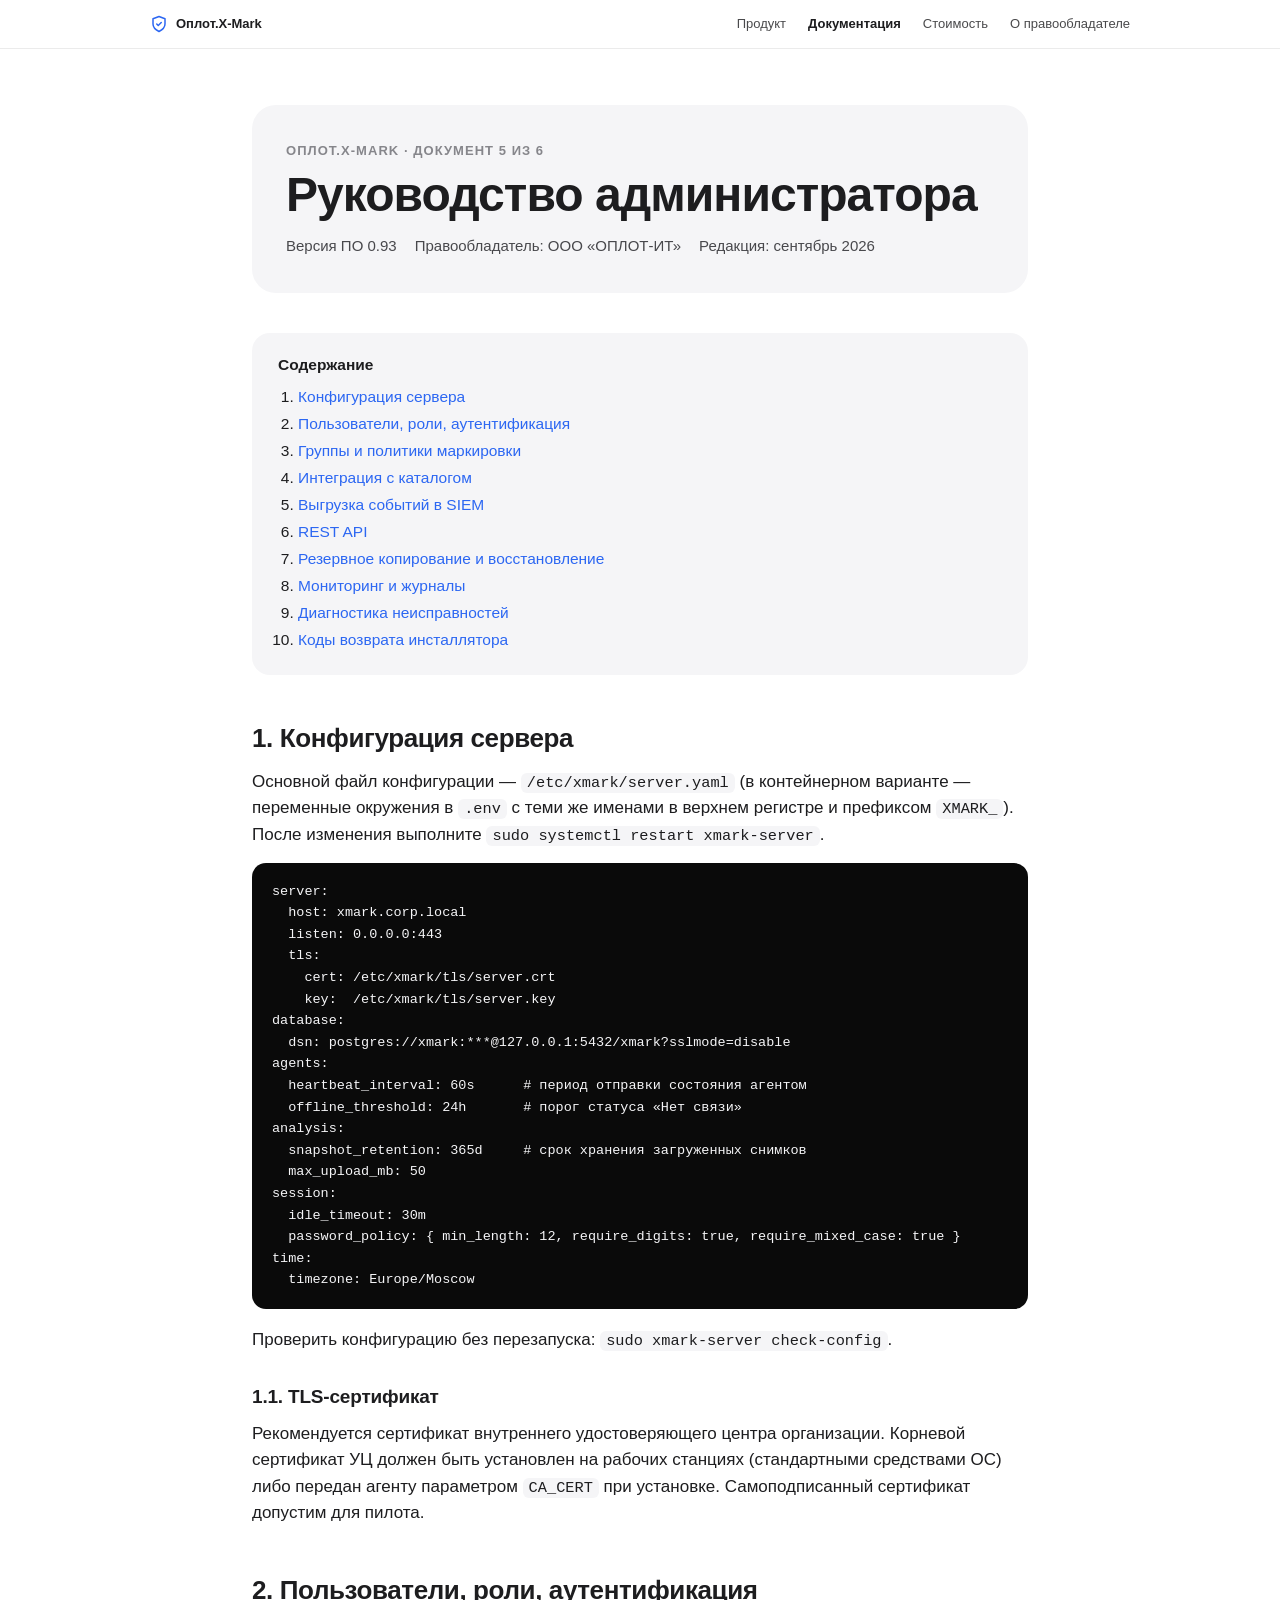
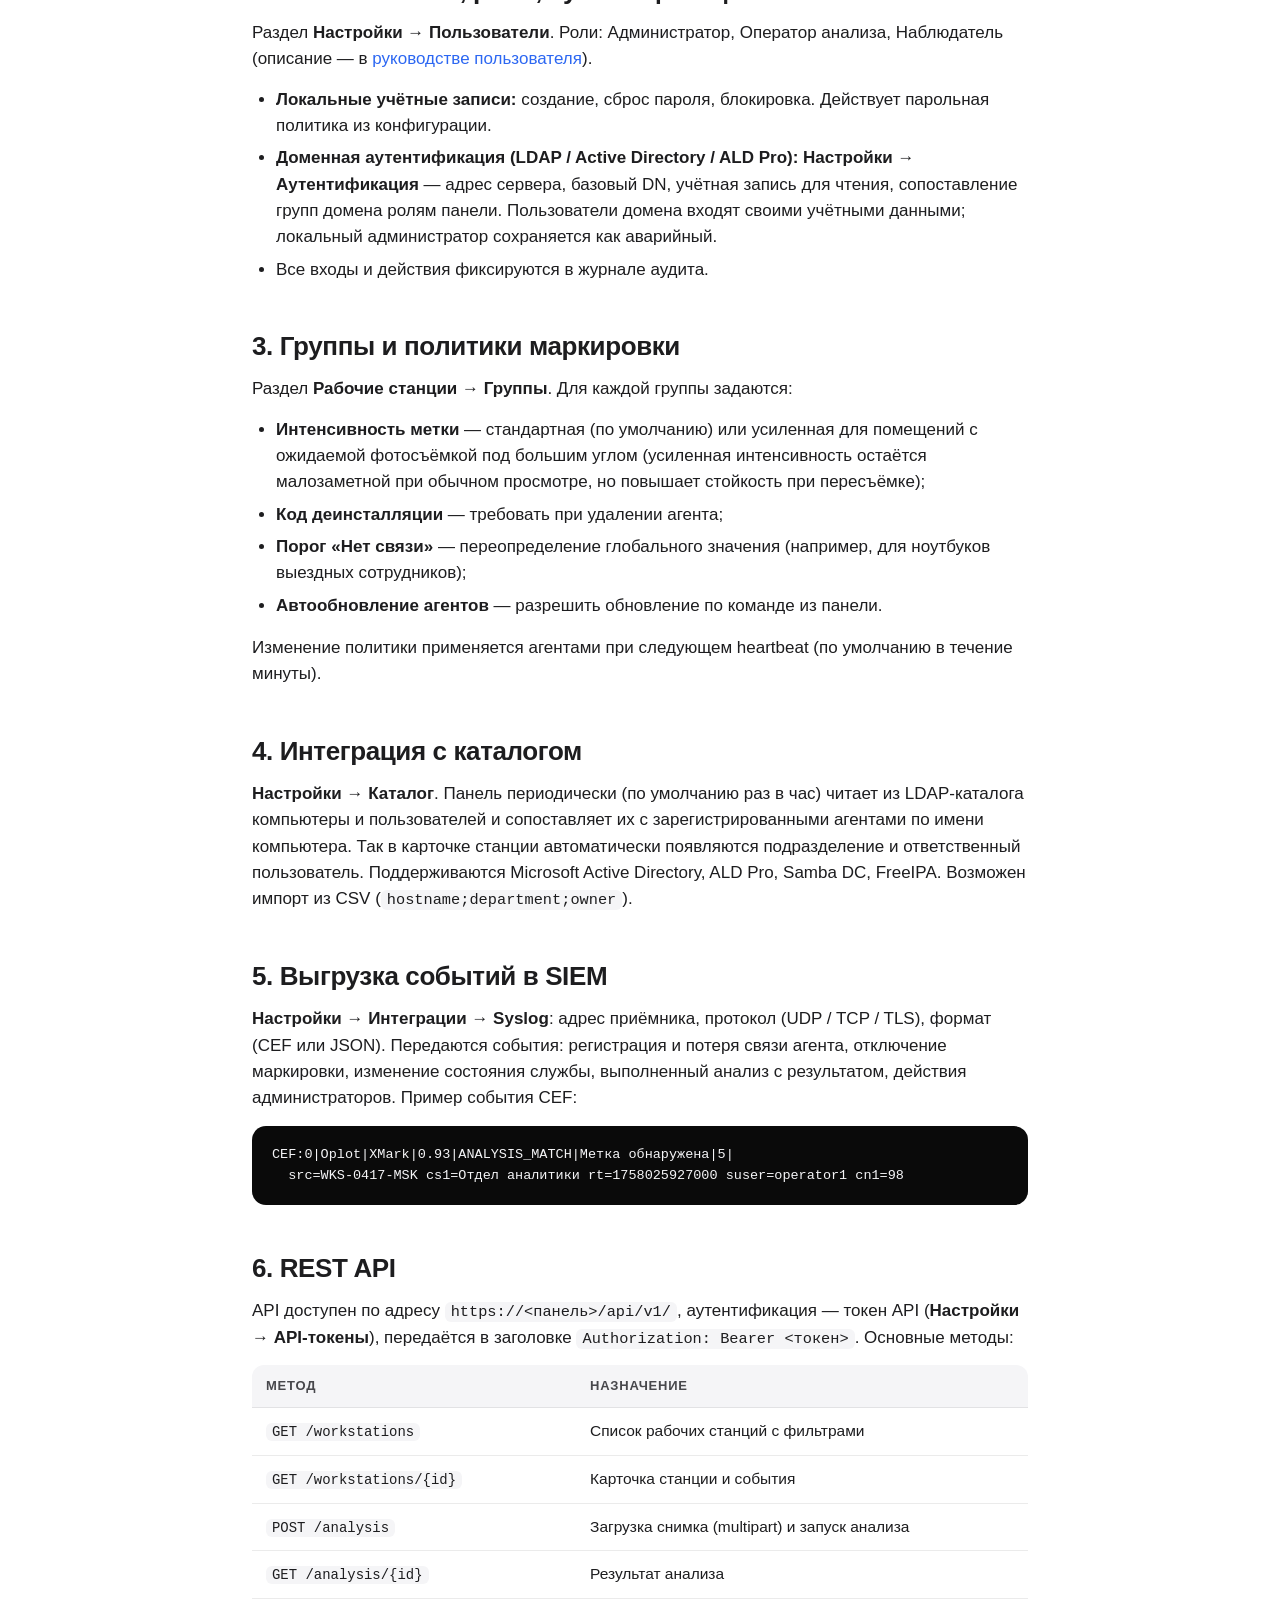
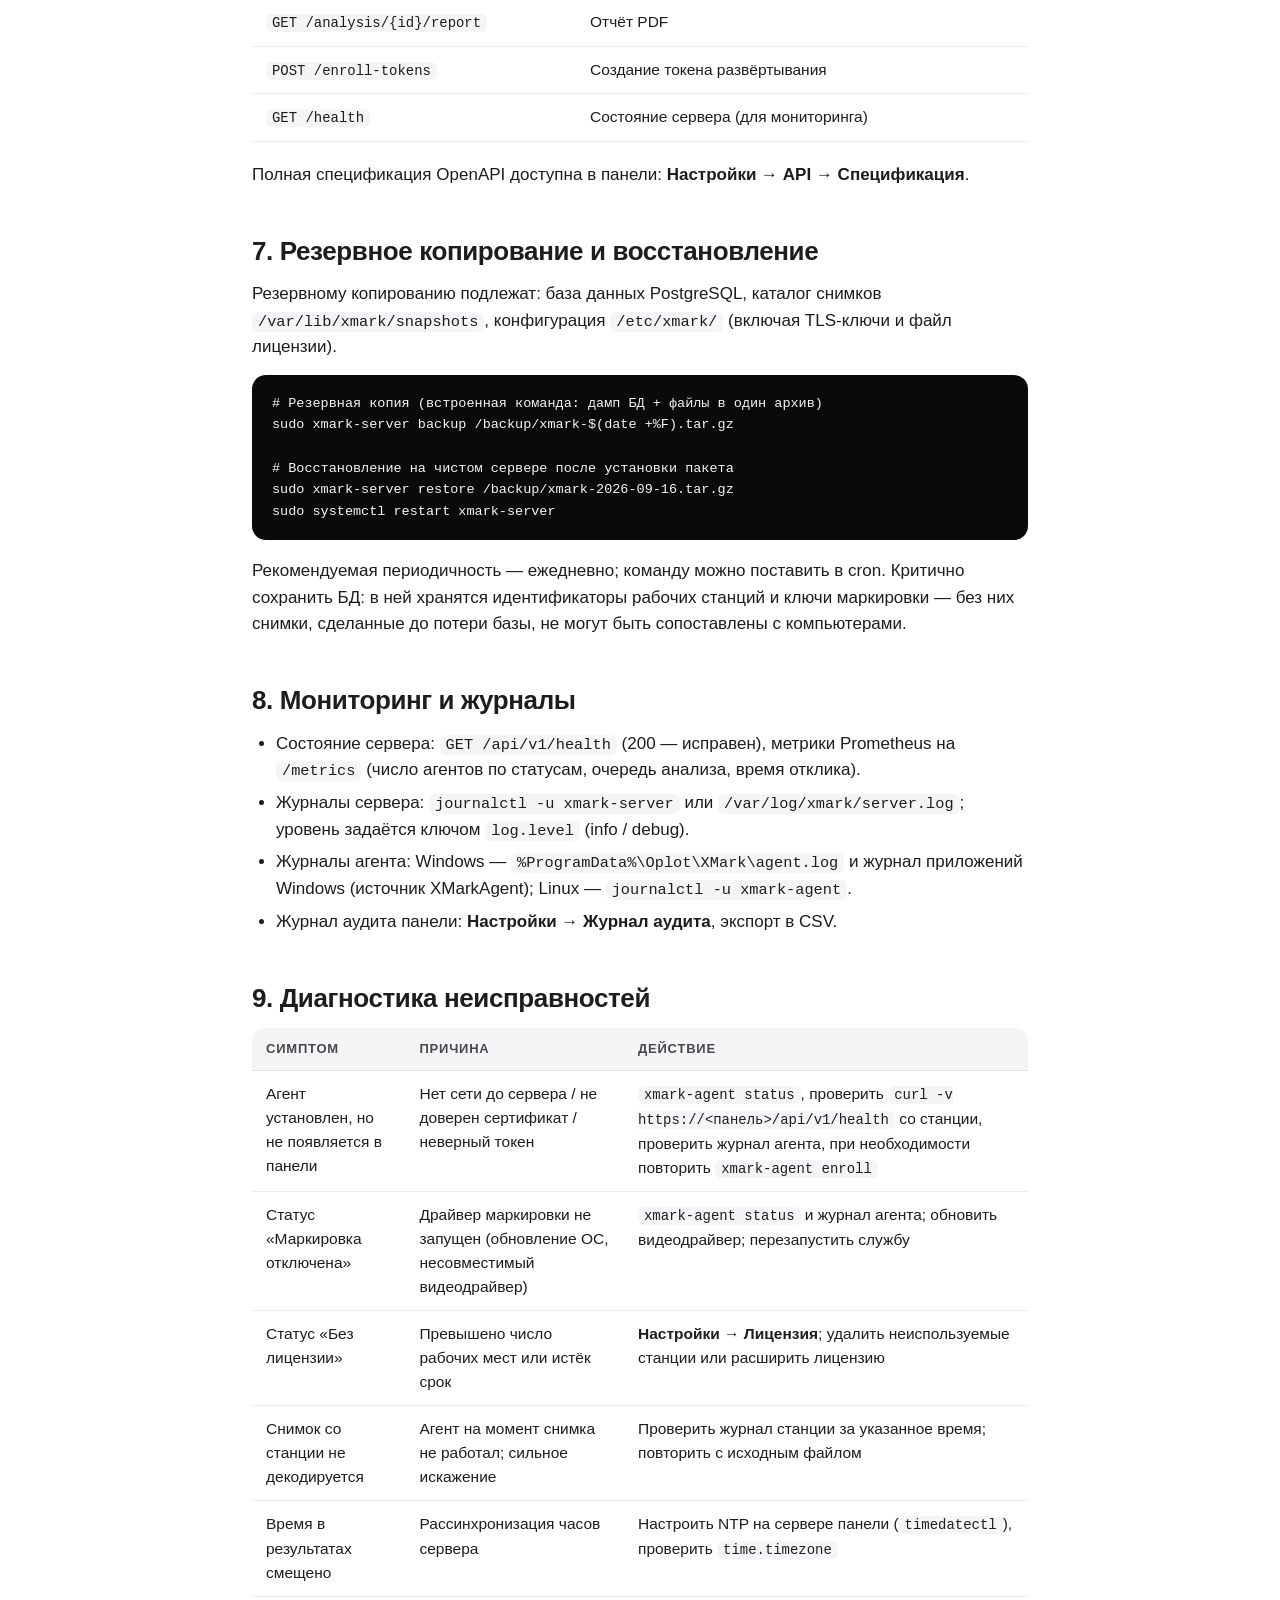
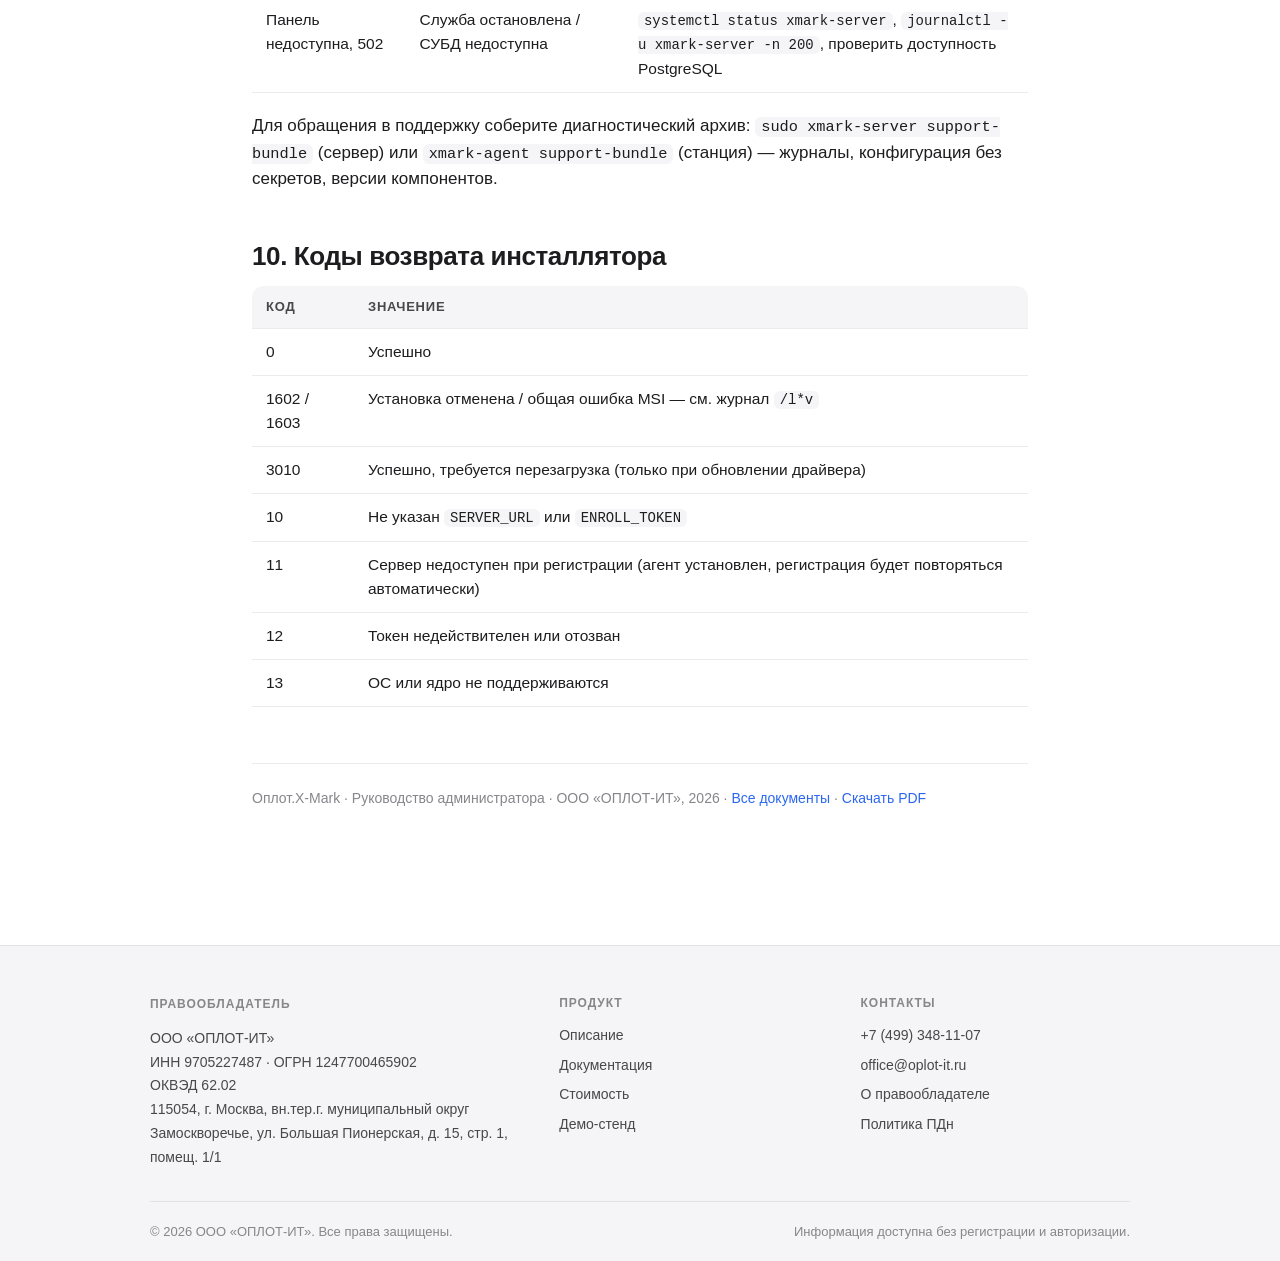
<file: docs/admin-guide.html>
<!DOCTYPE html>
<html lang="ru">
<head>
  <meta charset="utf-8">
  <meta name="viewport" content="width=device-width, initial-scale=1">
  <title>Руководство администратора — Оплот.X-Mark</title>
  <link rel="stylesheet" href="../assets/site.css">
</head>
<body>

<header class="site-header">
  <nav>
    <a class="brand" href="../">
      <svg viewBox="0 0 24 24" fill="none" stroke="#2C67F2" stroke-width="2" stroke-linecap="round" stroke-linejoin="round"><path d="M12 22s8-4 8-10V5l-8-3-8 3v7c0 6 8 10 8 10z"/><path d="M9 12l2 2 4-4"/></svg>
      Оплот.X-Mark
    </a>
    <div class="links">
      <a href="../">Продукт</a>
      <a href="./" class="active">Документация</a>
      <a href="../price.html">Стоимость</a>
      <a href="../company.html">О правообладателе</a>
    </div>
  </nav>
</header>

<main class="page">
  <div class="doc-title">
    <div class="eyebrow">Оплот.X-Mark · Документ 5 из 6</div>
    <h1>Руководство администратора</h1>
    <div class="meta"><span>Версия ПО 0.93</span><span>Правообладатель: ООО «ОПЛОТ-ИТ»</span><span>Редакция: сентябрь 2026</span></div>
  </div>

  <div class="toc">
    <strong>Содержание</strong>
    <ol>
      <li><a href="#config">Конфигурация сервера</a></li>
      <li><a href="#users">Пользователи, роли, аутентификация</a></li>
      <li><a href="#groups">Группы и политики маркировки</a></li>
      <li><a href="#directory">Интеграция с каталогом</a></li>
      <li><a href="#siem">Выгрузка событий в SIEM</a></li>
      <li><a href="#api">REST API</a></li>
      <li><a href="#backup">Резервное копирование и восстановление</a></li>
      <li><a href="#monitoring">Мониторинг и журналы</a></li>
      <li><a href="#troubleshooting">Диагностика неисправностей</a></li>
      <li><a href="#codes">Коды возврата инсталлятора</a></li>
    </ol>
  </div>

  <h2 id="config">1. Конфигурация сервера</h2>
  <p>Основной файл конфигурации — <code>/etc/xmark/server.yaml</code> (в контейнерном варианте — переменные окружения в <code>.env</code> с теми же именами в верхнем регистре и префиксом <code>XMARK_</code>). После изменения выполните <code>sudo systemctl restart xmark-server</code>.</p>
<pre><code>server:
  host: xmark.corp.local
  listen: 0.0.0.0:443
  tls:
    cert: /etc/xmark/tls/server.crt
    key:  /etc/xmark/tls/server.key
database:
  dsn: postgres://xmark:***@127.0.0.1:5432/xmark?sslmode=disable
agents:
  heartbeat_interval: 60s      # период отправки состояния агентом
  offline_threshold: 24h       # порог статуса «Нет связи»
analysis:
  snapshot_retention: 365d     # срок хранения загруженных снимков
  max_upload_mb: 50
session:
  idle_timeout: 30m
  password_policy: { min_length: 12, require_digits: true, require_mixed_case: true }
time:
  timezone: Europe/Moscow</code></pre>
  <p>Проверить конфигурацию без перезапуска: <code>sudo xmark-server check-config</code>.</p>
  <h3>1.1. TLS-сертификат</h3>
  <p>Рекомендуется сертификат внутреннего удостоверяющего центра организации. Корневой сертификат УЦ должен быть установлен на рабочих станциях (стандартными средствами ОС) либо передан агенту параметром <code>CA_CERT</code> при установке. Самоподписанный сертификат допустим для пилота.</p>

  <h2 id="users">2. Пользователи, роли, аутентификация</h2>
  <p>Раздел <strong>Настройки → Пользователи</strong>. Роли: Администратор, Оператор анализа, Наблюдатель (описание — в <a href="user-guide.html#intro">руководстве пользователя</a>).</p>
  <ul>
    <li><strong>Локальные учётные записи:</strong> создание, сброс пароля, блокировка. Действует парольная политика из конфигурации.</li>
    <li><strong>Доменная аутентификация (LDAP / Active Directory / ALD Pro):</strong> <strong>Настройки → Аутентификация</strong> — адрес сервера, базовый DN, учётная запись для чтения, сопоставление групп домена ролям панели. Пользователи домена входят своими учётными данными; локальный администратор сохраняется как аварийный.</li>
    <li>Все входы и действия фиксируются в журнале аудита.</li>
  </ul>

  <h2 id="groups">3. Группы и политики маркировки</h2>
  <p>Раздел <strong>Рабочие станции → Группы</strong>. Для каждой группы задаются:</p>
  <ul>
    <li><strong>Интенсивность метки</strong> — стандартная (по умолчанию) или усиленная для помещений с ожидаемой фотосъёмкой под большим углом (усиленная интенсивность остаётся малозаметной при обычном просмотре, но повышает стойкость при пересъёмке);</li>
    <li><strong>Код деинсталляции</strong> — требовать при удалении агента;</li>
    <li><strong>Порог «Нет связи»</strong> — переопределение глобального значения (например, для ноутбуков выездных сотрудников);</li>
    <li><strong>Автообновление агентов</strong> — разрешить обновление по команде из панели.</li>
  </ul>
  <p>Изменение политики применяется агентами при следующем heartbeat (по умолчанию в течение минуты).</p>

  <h2 id="directory">4. Интеграция с каталогом</h2>
  <p><strong>Настройки → Каталог</strong>. Панель периодически (по умолчанию раз в час) читает из LDAP-каталога компьютеры и пользователей и сопоставляет их с зарегистрированными агентами по имени компьютера. Так в карточке станции автоматически появляются подразделение и ответственный пользователь. Поддерживаются Microsoft Active Directory, ALD Pro, Samba DC, FreeIPA. Возможен импорт из CSV (<code>hostname;department;owner</code>).</p>

  <h2 id="siem">5. Выгрузка событий в SIEM</h2>
  <p><strong>Настройки → Интеграции → Syslog</strong>: адрес приёмника, протокол (UDP / TCP / TLS), формат (CEF или JSON). Передаются события: регистрация и потеря связи агента, отключение маркировки, изменение состояния службы, выполненный анализ с результатом, действия администраторов. Пример события CEF:</p>
<pre><code>CEF:0|Oplot|XMark|0.93|ANALYSIS_MATCH|Метка обнаружена|5|
  src=WKS-0417-MSK cs1=Отдел аналитики rt=1758025927000 suser=operator1 cn1=98</code></pre>

  <h2 id="api">6. REST API</h2>
  <p>API доступен по адресу <code>https://&lt;панель&gt;/api/v1/</code>, аутентификация — токен API (<strong>Настройки → API-токены</strong>), передаётся в заголовке <code>Authorization: Bearer &lt;токен&gt;</code>. Основные методы:</p>
  <div class="table-wrap">
    <table>
      <thead><tr><th>Метод</th><th>Назначение</th></tr></thead>
      <tbody>
        <tr><td><code>GET /workstations</code></td><td>Список рабочих станций с фильтрами</td></tr>
        <tr><td><code>GET /workstations/{id}</code></td><td>Карточка станции и события</td></tr>
        <tr><td><code>POST /analysis</code></td><td>Загрузка снимка (multipart) и запуск анализа</td></tr>
        <tr><td><code>GET /analysis/{id}</code></td><td>Результат анализа</td></tr>
        <tr><td><code>GET /analysis/{id}/report</code></td><td>Отчёт PDF</td></tr>
        <tr><td><code>POST /enroll-tokens</code></td><td>Создание токена развёртывания</td></tr>
        <tr><td><code>GET /health</code></td><td>Состояние сервера (для мониторинга)</td></tr>
      </tbody>
    </table>
  </div>
  <p>Полная спецификация OpenAPI доступна в панели: <strong>Настройки → API → Спецификация</strong>.</p>

  <h2 id="backup">7. Резервное копирование и восстановление</h2>
  <p>Резервному копированию подлежат: база данных PostgreSQL, каталог снимков <code>/var/lib/xmark/snapshots</code>, конфигурация <code>/etc/xmark/</code> (включая TLS-ключи и файл лицензии).</p>
<pre><code># Резервная копия (встроенная команда: дамп БД + файлы в один архив)
sudo xmark-server backup /backup/xmark-$(date +%F).tar.gz

# Восстановление на чистом сервере после установки пакета
sudo xmark-server restore /backup/xmark-2026-09-16.tar.gz
sudo systemctl restart xmark-server</code></pre>
  <p>Рекомендуемая периодичность — ежедневно; команду можно поставить в cron. Критично сохранить БД: в ней хранятся идентификаторы рабочих станций и ключи маркировки — без них снимки, сделанные до потери базы, не могут быть сопоставлены с компьютерами.</p>

  <h2 id="monitoring">8. Мониторинг и журналы</h2>
  <ul>
    <li>Состояние сервера: <code>GET /api/v1/health</code> (200 — исправен), метрики Prometheus на <code>/metrics</code> (число агентов по статусам, очередь анализа, время отклика).</li>
    <li>Журналы сервера: <code>journalctl -u xmark-server</code> или <code>/var/log/xmark/server.log</code>; уровень задаётся ключом <code>log.level</code> (info / debug).</li>
    <li>Журналы агента: Windows — <code>%ProgramData%\Oplot\XMark\agent.log</code> и журнал приложений Windows (источник XMarkAgent); Linux — <code>journalctl -u xmark-agent</code>.</li>
    <li>Журнал аудита панели: <strong>Настройки → Журнал аудита</strong>, экспорт в CSV.</li>
  </ul>

  <h2 id="troubleshooting">9. Диагностика неисправностей</h2>
  <div class="table-wrap">
    <table>
      <thead><tr><th>Симптом</th><th>Причина</th><th>Действие</th></tr></thead>
      <tbody>
        <tr><td>Агент установлен, но не появляется в панели</td><td>Нет сети до сервера / не доверен сертификат / неверный токен</td><td><code>xmark-agent status</code>, проверить <code>curl -v https://&lt;панель&gt;/api/v1/health</code> со станции, проверить журнал агента, при необходимости повторить <code>xmark-agent enroll</code></td></tr>
        <tr><td>Статус «Маркировка отключена»</td><td>Драйвер маркировки не запущен (обновление ОС, несовместимый видеодрайвер)</td><td><code>xmark-agent status</code> и журнал агента; обновить видеодрайвер; перезапустить службу</td></tr>
        <tr><td>Статус «Без лицензии»</td><td>Превышено число рабочих мест или истёк срок</td><td><strong>Настройки → Лицензия</strong>; удалить неиспользуемые станции или расширить лицензию</td></tr>
        <tr><td>Снимок со станции не декодируется</td><td>Агент на момент снимка не работал; сильное искажение</td><td>Проверить журнал станции за указанное время; повторить с исходным файлом</td></tr>
        <tr><td>Время в результатах смещено</td><td>Рассинхронизация часов сервера</td><td>Настроить NTP на сервере панели (<code>timedatectl</code>), проверить <code>time.timezone</code></td></tr>
        <tr><td>Панель недоступна, 502</td><td>Служба остановлена / СУБД недоступна</td><td><code>systemctl status xmark-server</code>, <code>journalctl -u xmark-server -n 200</code>, проверить доступность PostgreSQL</td></tr>
      </tbody>
    </table>
  </div>
  <p>Для обращения в поддержку соберите диагностический архив: <code>sudo xmark-server support-bundle</code> (сервер) или <code>xmark-agent support-bundle</code> (станция) — журналы, конфигурация без секретов, версии компонентов.</p>

  <h2 id="codes">10. Коды возврата инсталлятора</h2>
  <div class="table-wrap">
    <table>
      <thead><tr><th>Код</th><th>Значение</th></tr></thead>
      <tbody>
        <tr><td>0</td><td>Успешно</td></tr>
        <tr><td>1602 / 1603</td><td>Установка отменена / общая ошибка MSI — см. журнал <code>/l*v</code></td></tr>
        <tr><td>3010</td><td>Успешно, требуется перезагрузка (только при обновлении драйвера)</td></tr>
        <tr><td>10</td><td>Не указан <code>SERVER_URL</code> или <code>ENROLL_TOKEN</code></td></tr>
        <tr><td>11</td><td>Сервер недоступен при регистрации (агент установлен, регистрация будет повторяться автоматически)</td></tr>
        <tr><td>12</td><td>Токен недействителен или отозван</td></tr>
        <tr><td>13</td><td>ОС или ядро не поддерживаются</td></tr>
      </tbody>
    </table>
  </div>

  <div class="doc-footer">
    Оплот.X-Mark · Руководство администратора · ООО «ОПЛОТ-ИТ», 2026 ·
    <a href="./">Все документы</a> · <a href="pdf/xmark-admin-guide.pdf">Скачать PDF</a>
  </div>
</main>

<footer class="site-footer">
  <div class="inner">
    <div class="cols">
      <div class="req">
        <h5>Правообладатель</h5>
        ООО «ОПЛОТ-ИТ»<br>
        ИНН 9705227487 · ОГРН 1247700465902<br>
        ОКВЭД 62.02<br>
        115054, г. Москва, вн.тер.г. муниципальный округ Замоскворечье, ул. Большая Пионерская, д. 15, стр. 1, помещ. 1/1
      </div>
      <div>
        <h5>Продукт</h5>
        <a href="../">Описание</a>
        <a href="./">Документация</a>
        <a href="../price.html">Стоимость</a>
        <a href="https://xmark2.oplot-it.ru:8080" target="_blank" rel="noopener">Демо-стенд</a>
      </div>
      <div>
        <h5>Контакты</h5>
        <a href="tel:+74993481107">+7 (499) 348-11-07</a>
        <a href="mailto:office@oplot-it.ru">office@oplot-it.ru</a>
        <a href="../company.html">О правообладателе</a>
        <a href="../privacy.html">Политика ПДн</a>
      </div>
    </div>
    <div class="bottom">
      <span>© 2026 ООО «ОПЛОТ-ИТ». Все права защищены.</span>
      <span>Информация доступна без регистрации и авторизации.</span>
    </div>
  </div>
</footer>

</body>
</html>
</file>
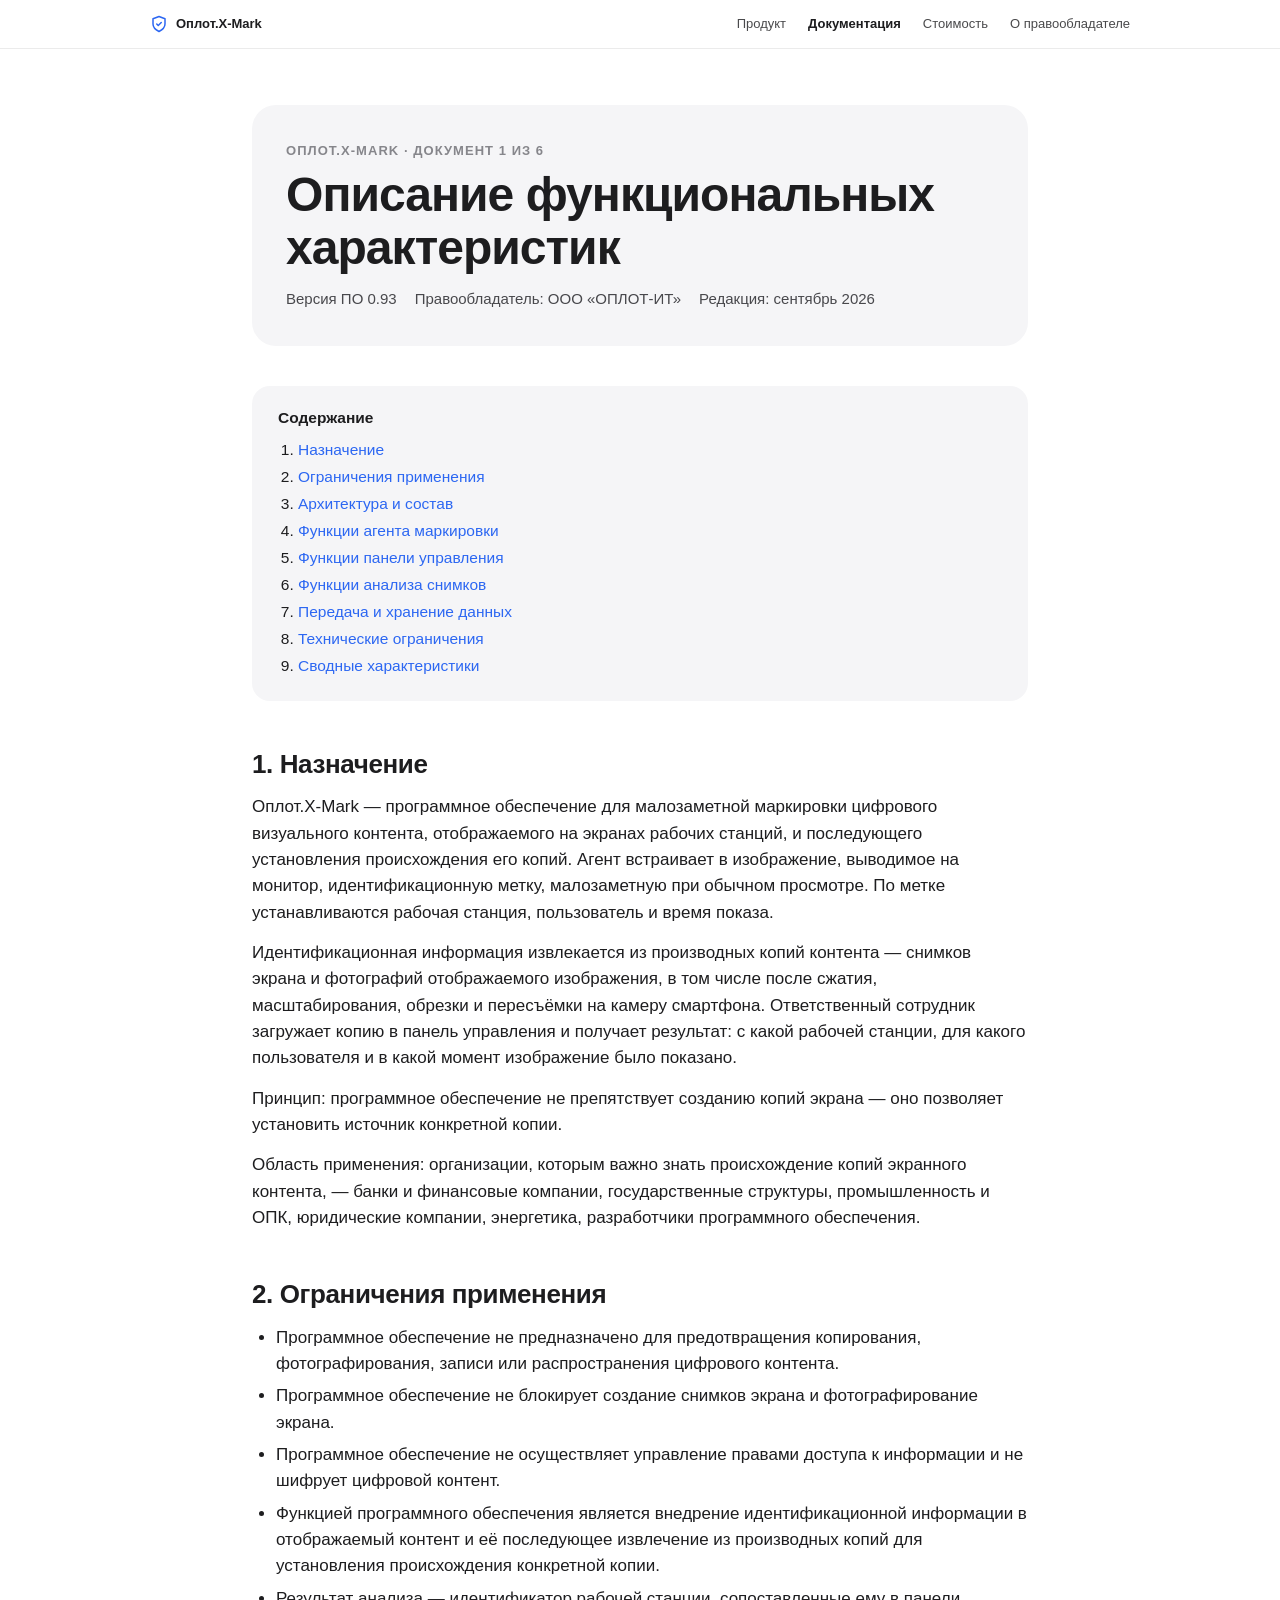
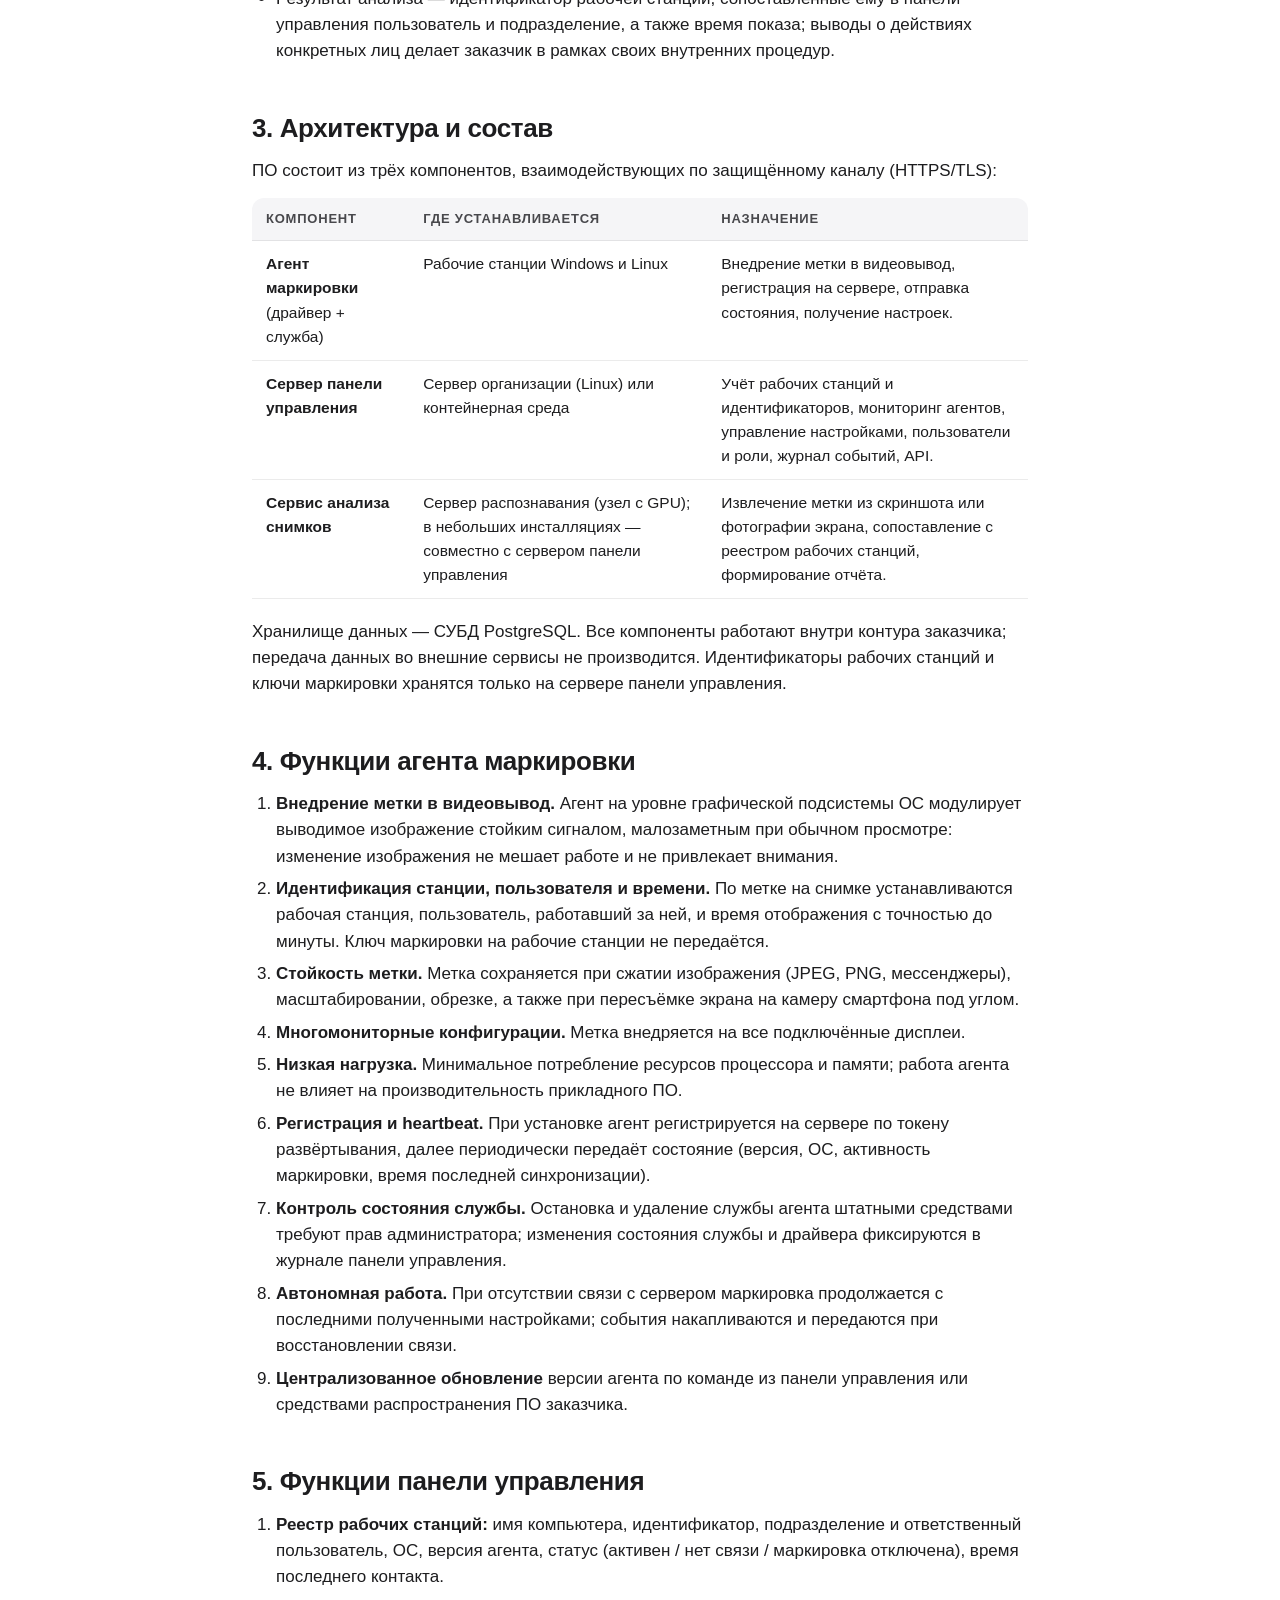
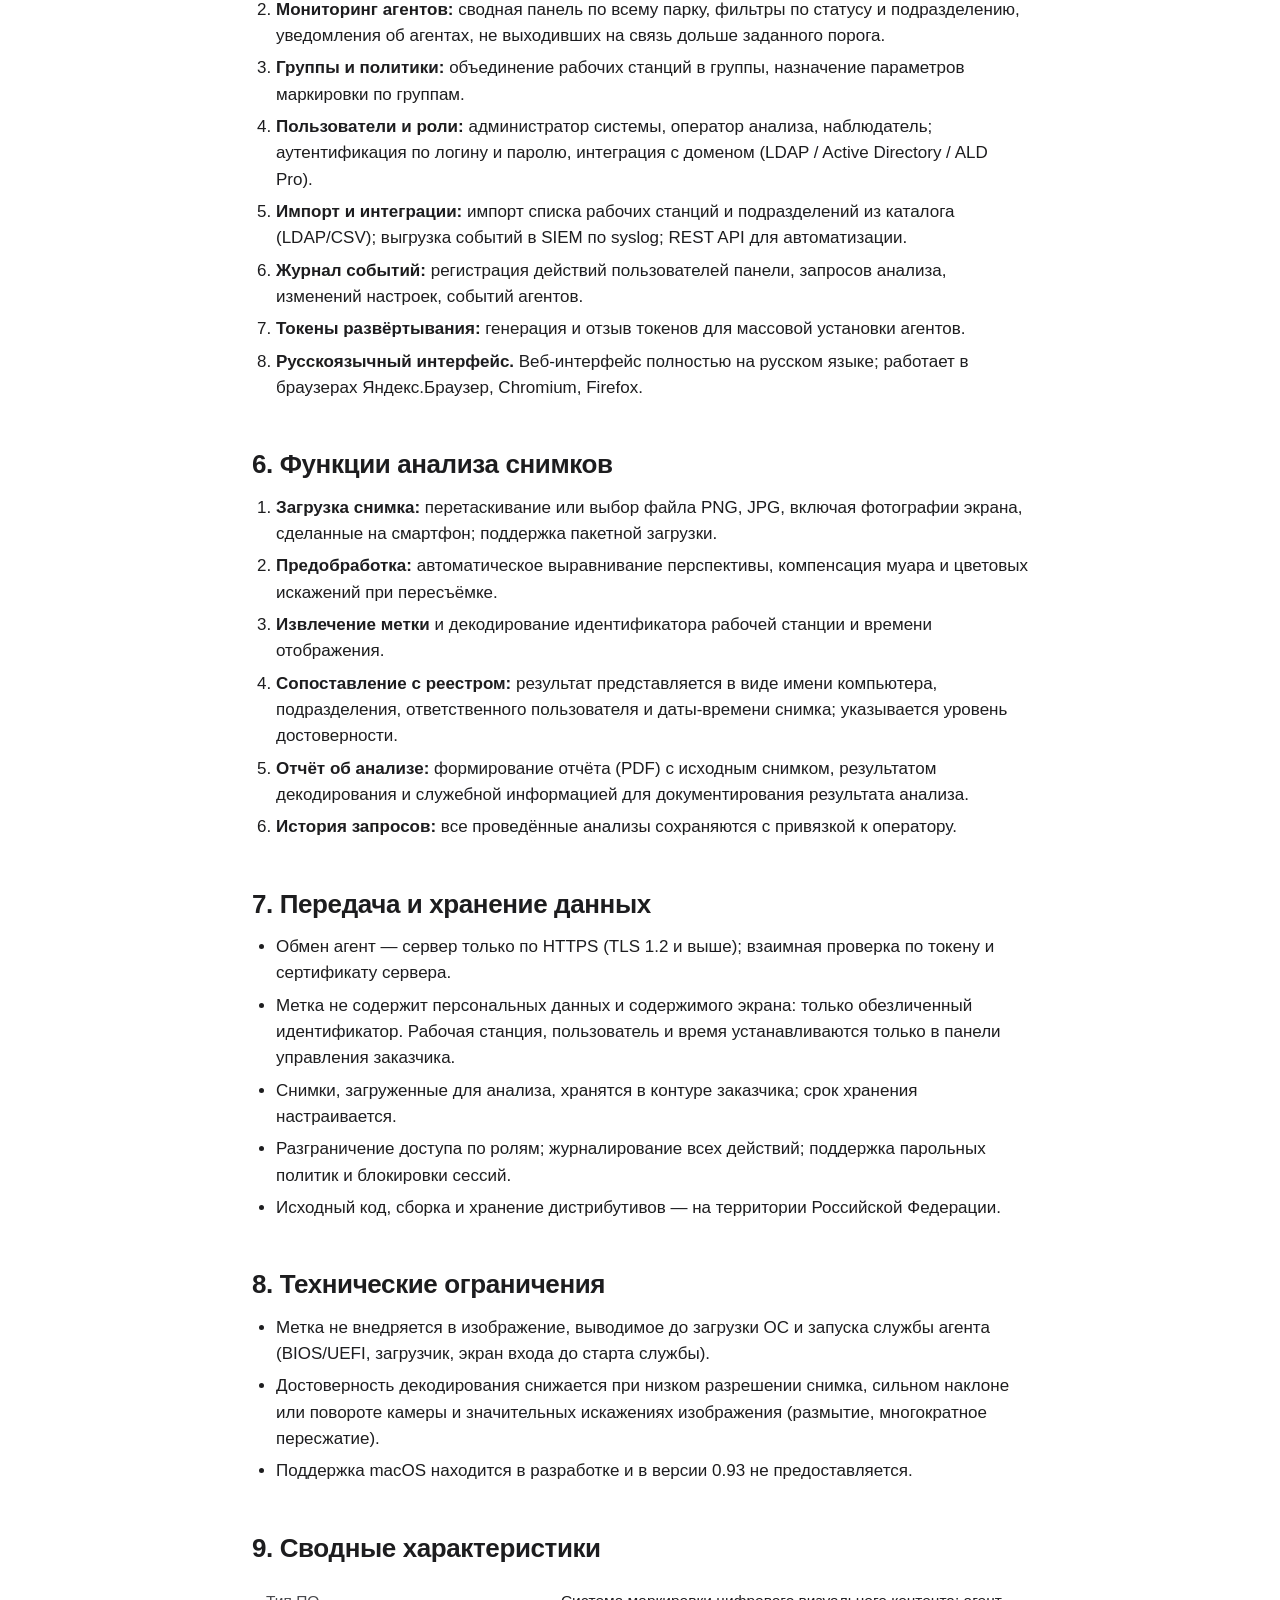
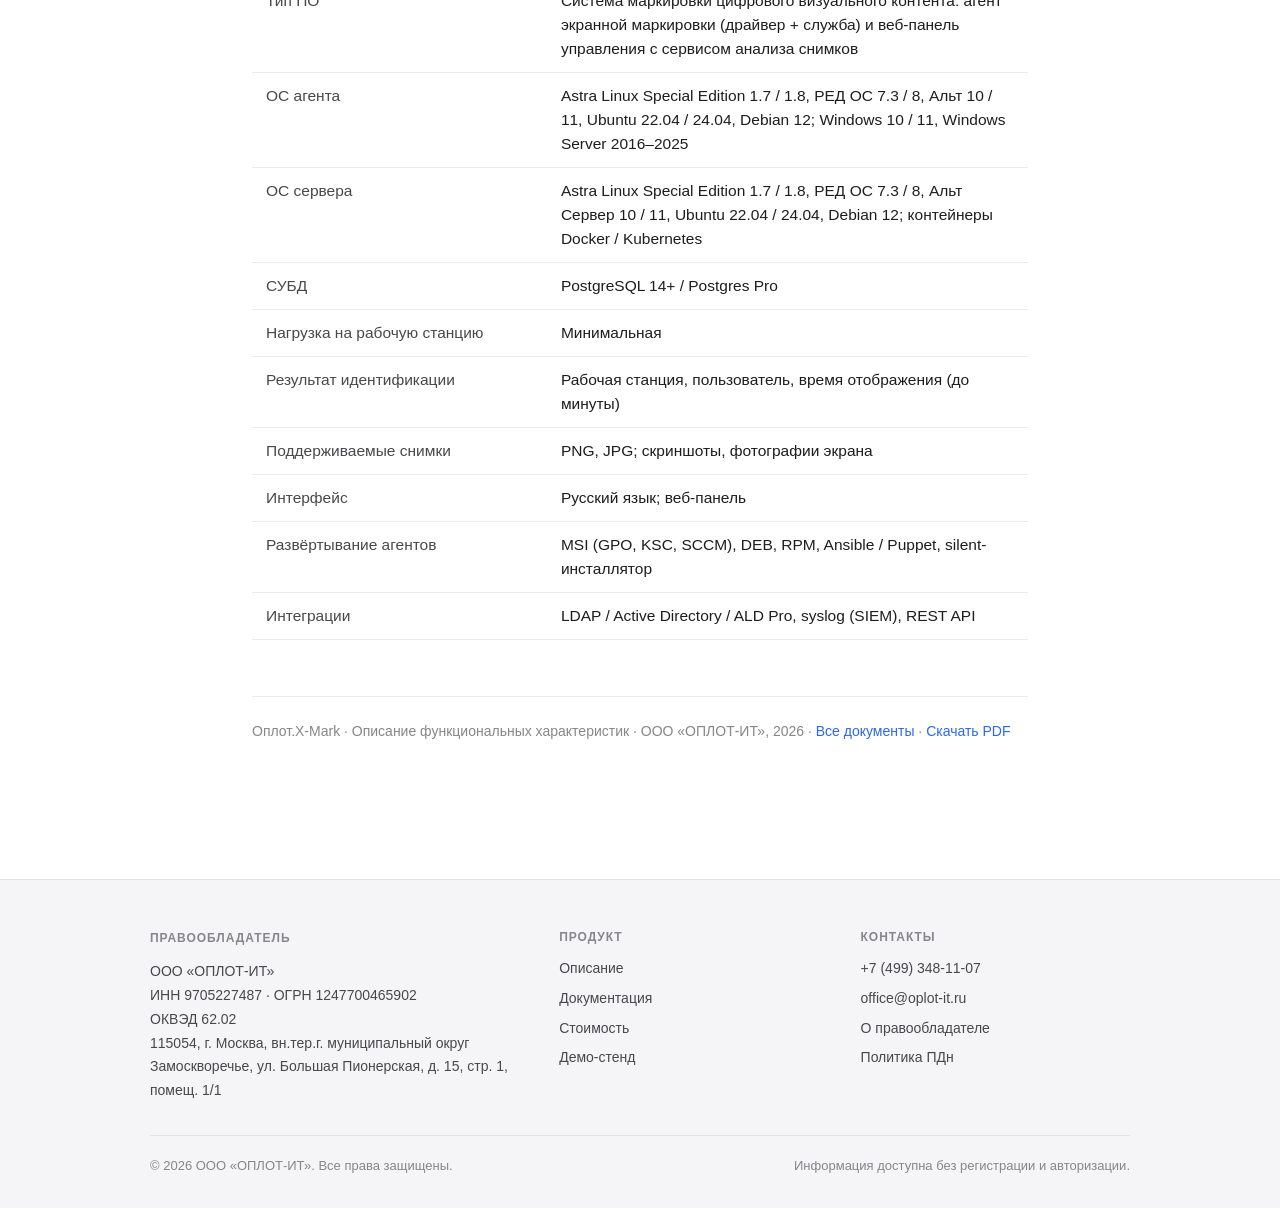
<file: docs/functional.html>
<!DOCTYPE html>
<html lang="ru">
<head>
  <meta charset="utf-8">
  <meta name="viewport" content="width=device-width, initial-scale=1">
  <title>Описание функциональных характеристик — Оплот.X-Mark</title>
  <link rel="stylesheet" href="../assets/site.css">
</head>
<body>

<header class="site-header">
  <nav>
    <a class="brand" href="../">
      <svg viewBox="0 0 24 24" fill="none" stroke="#2C67F2" stroke-width="2" stroke-linecap="round" stroke-linejoin="round"><path d="M12 22s8-4 8-10V5l-8-3-8 3v7c0 6 8 10 8 10z"/><path d="M9 12l2 2 4-4"/></svg>
      Оплот.X-Mark
    </a>
    <div class="links">
      <a href="../">Продукт</a>
      <a href="./" class="active">Документация</a>
      <a href="../price.html">Стоимость</a>
      <a href="../company.html">О правообладателе</a>
    </div>
  </nav>
</header>

<main class="page">
  <div class="doc-title">
    <div class="eyebrow">Оплот.X-Mark · Документ 1 из 6</div>
    <h1>Описание функциональных характеристик</h1>
    <div class="meta"><span>Версия ПО 0.93</span><span>Правообладатель: ООО «ОПЛОТ-ИТ»</span><span>Редакция: сентябрь 2026</span></div>
  </div>

  <div class="toc">
    <strong>Содержание</strong>
    <ol>
      <li><a href="#purpose">Назначение</a></li>
      <li><a href="#scope">Ограничения применения</a></li>
      <li><a href="#arch">Архитектура и состав</a></li>
      <li><a href="#agent">Функции агента маркировки</a></li>
      <li><a href="#panel">Функции панели управления</a></li>
      <li><a href="#analysis">Функции анализа снимков</a></li>
      <li><a href="#security">Передача и хранение данных</a></li>
      <li><a href="#limits">Технические ограничения</a></li>
      <li><a href="#specs">Сводные характеристики</a></li>
    </ol>
  </div>

  <h2 id="purpose">1. Назначение</h2>
  <p>Оплот.X-Mark — программное обеспечение для малозаметной маркировки цифрового визуального контента, отображаемого на экранах рабочих станций, и последующего установления происхождения его копий. Агент встраивает в изображение, выводимое на монитор, идентификационную метку, малозаметную при обычном просмотре. По метке устанавливаются рабочая станция, пользователь и время показа.</p>
  <p>Идентификационная информация извлекается из производных копий контента — снимков экрана и фотографий отображаемого изображения, в том числе после сжатия, масштабирования, обрезки и пересъёмки на камеру смартфона. Ответственный сотрудник загружает копию в панель управления и получает результат: с какой рабочей станции, для какого пользователя и в какой момент изображение было показано.</p>
  <p>Принцип: программное обеспечение не препятствует созданию копий экрана — оно позволяет установить источник конкретной копии.</p>
  <p>Область применения: организации, которым важно знать происхождение копий экранного контента, — банки и финансовые компании, государственные структуры, промышленность и ОПК, юридические компании, энергетика, разработчики программного обеспечения.</p>

  <h2 id="scope">2. Ограничения применения</h2>
  <ul>
    <li>Программное обеспечение не предназначено для предотвращения копирования, фотографирования, записи или распространения цифрового контента.</li>
    <li>Программное обеспечение не блокирует создание снимков экрана и фотографирование экрана.</li>
    <li>Программное обеспечение не осуществляет управление правами доступа к информации и не шифрует цифровой контент.</li>
    <li>Функцией программного обеспечения является внедрение идентификационной информации в отображаемый контент и её последующее извлечение из производных копий для установления происхождения конкретной копии.</li>
    <li>Результат анализа — идентификатор рабочей станции, сопоставленные ему в панели управления пользователь и подразделение, а также время показа; выводы о действиях конкретных лиц делает заказчик в рамках своих внутренних процедур.</li>
  </ul>

  <h2 id="arch">3. Архитектура и состав</h2>
  <p>ПО состоит из трёх компонентов, взаимодействующих по защищённому каналу (HTTPS/TLS):</p>
  <div class="table-wrap">
    <table>
      <thead><tr><th>Компонент</th><th>Где устанавливается</th><th>Назначение</th></tr></thead>
      <tbody>
        <tr><td><strong>Агент маркировки</strong> (драйвер + служба)</td><td>Рабочие станции Windows и Linux</td><td>Внедрение метки в видеовывод, регистрация на сервере, отправка состояния, получение настроек.</td></tr>
        <tr><td><strong>Сервер панели управления</strong></td><td>Сервер организации (Linux) или контейнерная среда</td><td>Учёт рабочих станций и идентификаторов, мониторинг агентов, управление настройками, пользователи и роли, журнал событий, API.</td></tr>
        <tr><td><strong>Сервис анализа снимков</strong></td><td>Сервер распознавания (узел с GPU); в небольших инсталляциях — совместно с сервером панели управления</td><td>Извлечение метки из скриншота или фотографии экрана, сопоставление с реестром рабочих станций, формирование отчёта.</td></tr>
      </tbody>
    </table>
  </div>
  <p>Хранилище данных — СУБД PostgreSQL. Все компоненты работают внутри контура заказчика; передача данных во внешние сервисы не производится. Идентификаторы рабочих станций и ключи маркировки хранятся только на сервере панели управления.</p>

  <h2 id="agent">4. Функции агента маркировки</h2>
  <ol>
    <li><strong>Внедрение метки в видеовывод.</strong> Агент на уровне графической подсистемы ОС модулирует выводимое изображение стойким сигналом, малозаметным при обычном просмотре: изменение изображения не мешает работе и не привлекает внимания.</li>
    <li><strong>Идентификация станции, пользователя и времени.</strong> По метке на снимке устанавливаются рабочая станция, пользователь, работавший за ней, и время отображения с точностью до минуты. Ключ маркировки на рабочие станции не передаётся.</li>
    <li><strong>Стойкость метки.</strong> Метка сохраняется при сжатии изображения (JPEG, PNG, мессенджеры), масштабировании, обрезке, а также при пересъёмке экрана на камеру смартфона под углом.</li>
    <li><strong>Многомониторные конфигурации.</strong> Метка внедряется на все подключённые дисплеи.</li>
    <li><strong>Низкая нагрузка.</strong> Минимальное потребление ресурсов процессора и памяти; работа агента не влияет на производительность прикладного ПО.</li>
    <li><strong>Регистрация и heartbeat.</strong> При установке агент регистрируется на сервере по токену развёртывания, далее периодически передаёт состояние (версия, ОС, активность маркировки, время последней синхронизации).</li>
    <li><strong>Контроль состояния службы.</strong> Остановка и удаление службы агента штатными средствами требуют прав администратора; изменения состояния службы и драйвера фиксируются в журнале панели управления.</li>
    <li><strong>Автономная работа.</strong> При отсутствии связи с сервером маркировка продолжается с последними полученными настройками; события накапливаются и передаются при восстановлении связи.</li>
    <li><strong>Централизованное обновление</strong> версии агента по команде из панели управления или средствами распространения ПО заказчика.</li>
  </ol>

  <h2 id="panel">5. Функции панели управления</h2>
  <ol>
    <li><strong>Реестр рабочих станций:</strong> имя компьютера, идентификатор, подразделение и ответственный пользователь, ОС, версия агента, статус (активен / нет связи / маркировка отключена), время последнего контакта.</li>
    <li><strong>Мониторинг агентов:</strong> сводная панель по всему парку, фильтры по статусу и подразделению, уведомления об агентах, не выходивших на связь дольше заданного порога.</li>
    <li><strong>Группы и политики:</strong> объединение рабочих станций в группы, назначение параметров маркировки по группам.</li>
    <li><strong>Пользователи и роли:</strong> администратор системы, оператор анализа, наблюдатель; аутентификация по логину и паролю, интеграция с доменом (LDAP / Active Directory / ALD Pro).</li>
    <li><strong>Импорт и интеграции:</strong> импорт списка рабочих станций и подразделений из каталога (LDAP/CSV); выгрузка событий в SIEM по syslog; REST API для автоматизации.</li>
    <li><strong>Журнал событий:</strong> регистрация действий пользователей панели, запросов анализа, изменений настроек, событий агентов.</li>
    <li><strong>Токены развёртывания:</strong> генерация и отзыв токенов для массовой установки агентов.</li>
    <li><strong>Русскоязычный интерфейс.</strong> Веб-интерфейс полностью на русском языке; работает в браузерах Яндекс.Браузер, Chromium, Firefox.</li>
  </ol>

  <h2 id="analysis">6. Функции анализа снимков</h2>
  <ol>
    <li><strong>Загрузка снимка:</strong> перетаскивание или выбор файла PNG, JPG, включая фотографии экрана, сделанные на смартфон; поддержка пакетной загрузки.</li>
    <li><strong>Предобработка:</strong> автоматическое выравнивание перспективы, компенсация муара и цветовых искажений при пересъёмке.</li>
    <li><strong>Извлечение метки</strong> и декодирование идентификатора рабочей станции и времени отображения.</li>
    <li><strong>Сопоставление с реестром:</strong> результат представляется в виде имени компьютера, подразделения, ответственного пользователя и даты-времени снимка; указывается уровень достоверности.</li>
    <li><strong>Отчёт об анализе:</strong> формирование отчёта (PDF) с исходным снимком, результатом декодирования и служебной информацией для документирования результата анализа.</li>
    <li><strong>История запросов:</strong> все проведённые анализы сохраняются с привязкой к оператору.</li>
  </ol>

  <h2 id="security">7. Передача и хранение данных</h2>
  <ul>
    <li>Обмен агент — сервер только по HTTPS (TLS 1.2 и выше); взаимная проверка по токену и сертификату сервера.</li>
    <li>Метка не содержит персональных данных и содержимого экрана: только обезличенный идентификатор. Рабочая станция, пользователь и время устанавливаются только в панели управления заказчика.</li>
    <li>Снимки, загруженные для анализа, хранятся в контуре заказчика; срок хранения настраивается.</li>
    <li>Разграничение доступа по ролям; журналирование всех действий; поддержка парольных политик и блокировки сессий.</li>
    <li>Исходный код, сборка и хранение дистрибутивов — на территории Российской Федерации.</li>
  </ul>

  <h2 id="limits">8. Технические ограничения</h2>
  <ul>
    <li>Метка не внедряется в изображение, выводимое до загрузки ОС и запуска службы агента (BIOS/UEFI, загрузчик, экран входа до старта службы).</li>
    <li>Достоверность декодирования снижается при низком разрешении снимка, сильном наклоне или повороте камеры и значительных искажениях изображения (размытие, многократное пересжатие).</li>
    <li>Поддержка macOS находится в разработке и в версии 0.93 не предоставляется.</li>
  </ul>

  <h2 id="specs">9. Сводные характеристики</h2>
  <div class="table-wrap">
    <table class="kv">
      <tbody>
        <tr><td>Тип ПО</td><td>Система маркировки цифрового визуального контента: агент экранной маркировки (драйвер + служба) и веб-панель управления с сервисом анализа снимков</td></tr>
        <tr><td>ОС агента</td><td>Astra Linux Special Edition 1.7 / 1.8, РЕД ОС 7.3 / 8, Альт 10 / 11, Ubuntu 22.04 / 24.04, Debian 12; Windows 10 / 11, Windows Server 2016–2025</td></tr>
        <tr><td>ОС сервера</td><td>Astra Linux Special Edition 1.7 / 1.8, РЕД ОС 7.3 / 8, Альт Сервер 10 / 11, Ubuntu 22.04 / 24.04, Debian 12; контейнеры Docker / Kubernetes</td></tr>
        <tr><td>СУБД</td><td>PostgreSQL 14+ / Postgres Pro</td></tr>
        <tr><td>Нагрузка на рабочую станцию</td><td>Минимальная</td></tr>
        <tr><td>Результат идентификации</td><td>Рабочая станция, пользователь, время отображения (до минуты)</td></tr>
        <tr><td>Поддерживаемые снимки</td><td>PNG, JPG; скриншоты, фотографии экрана</td></tr>
        <tr><td>Интерфейс</td><td>Русский язык; веб-панель</td></tr>
        <tr><td>Развёртывание агентов</td><td>MSI (GPO, KSC, SCCM), DEB, RPM, Ansible / Puppet, silent-инсталлятор</td></tr>
        <tr><td>Интеграции</td><td>LDAP / Active Directory / ALD Pro, syslog (SIEM), REST API</td></tr>
      </tbody>
    </table>
  </div>

  <div class="doc-footer">
    Оплот.X-Mark · Описание функциональных характеристик · ООО «ОПЛОТ-ИТ», 2026 ·
    <a href="./">Все документы</a> · <a href="pdf/xmark-functional.pdf">Скачать PDF</a>
  </div>
</main>

<footer class="site-footer">
  <div class="inner">
    <div class="cols">
      <div class="req">
        <h5>Правообладатель</h5>
        ООО «ОПЛОТ-ИТ»<br>
        ИНН 9705227487 · ОГРН 1247700465902<br>
        ОКВЭД 62.02<br>
        115054, г. Москва, вн.тер.г. муниципальный округ Замоскворечье, ул. Большая Пионерская, д. 15, стр. 1, помещ. 1/1
      </div>
      <div>
        <h5>Продукт</h5>
        <a href="../">Описание</a>
        <a href="./">Документация</a>
        <a href="../price.html">Стоимость</a>
        <a href="https://xmark2.oplot-it.ru:8080" target="_blank" rel="noopener">Демо-стенд</a>
      </div>
      <div>
        <h5>Контакты</h5>
        <a href="tel:+74993481107">+7 (499) 348-11-07</a>
        <a href="mailto:office@oplot-it.ru">office@oplot-it.ru</a>
        <a href="../company.html">О правообладателе</a>
        <a href="../privacy.html">Политика ПДн</a>
      </div>
    </div>
    <div class="bottom">
      <span>© 2026 ООО «ОПЛОТ-ИТ». Все права защищены.</span>
      <span>Информация доступна без регистрации и авторизации.</span>
    </div>
  </div>
</footer>

</body>
</html>
</file>
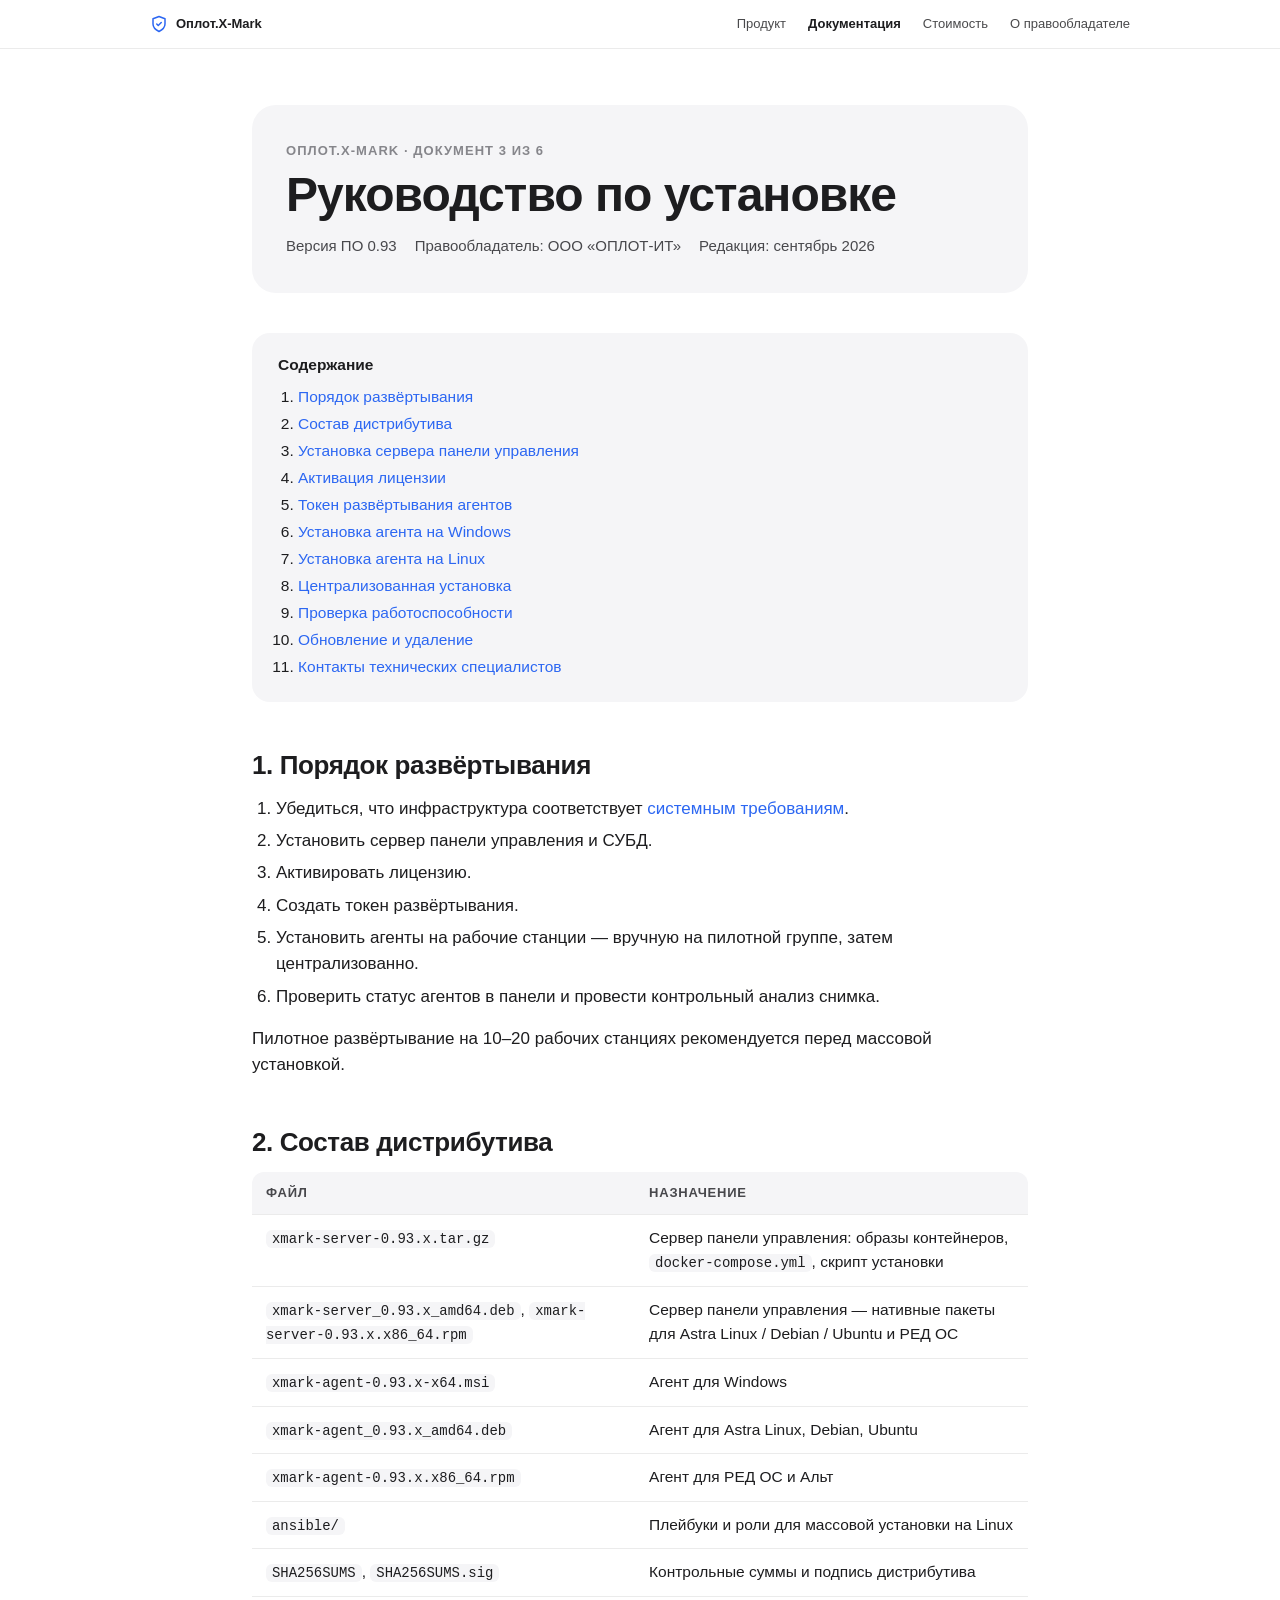
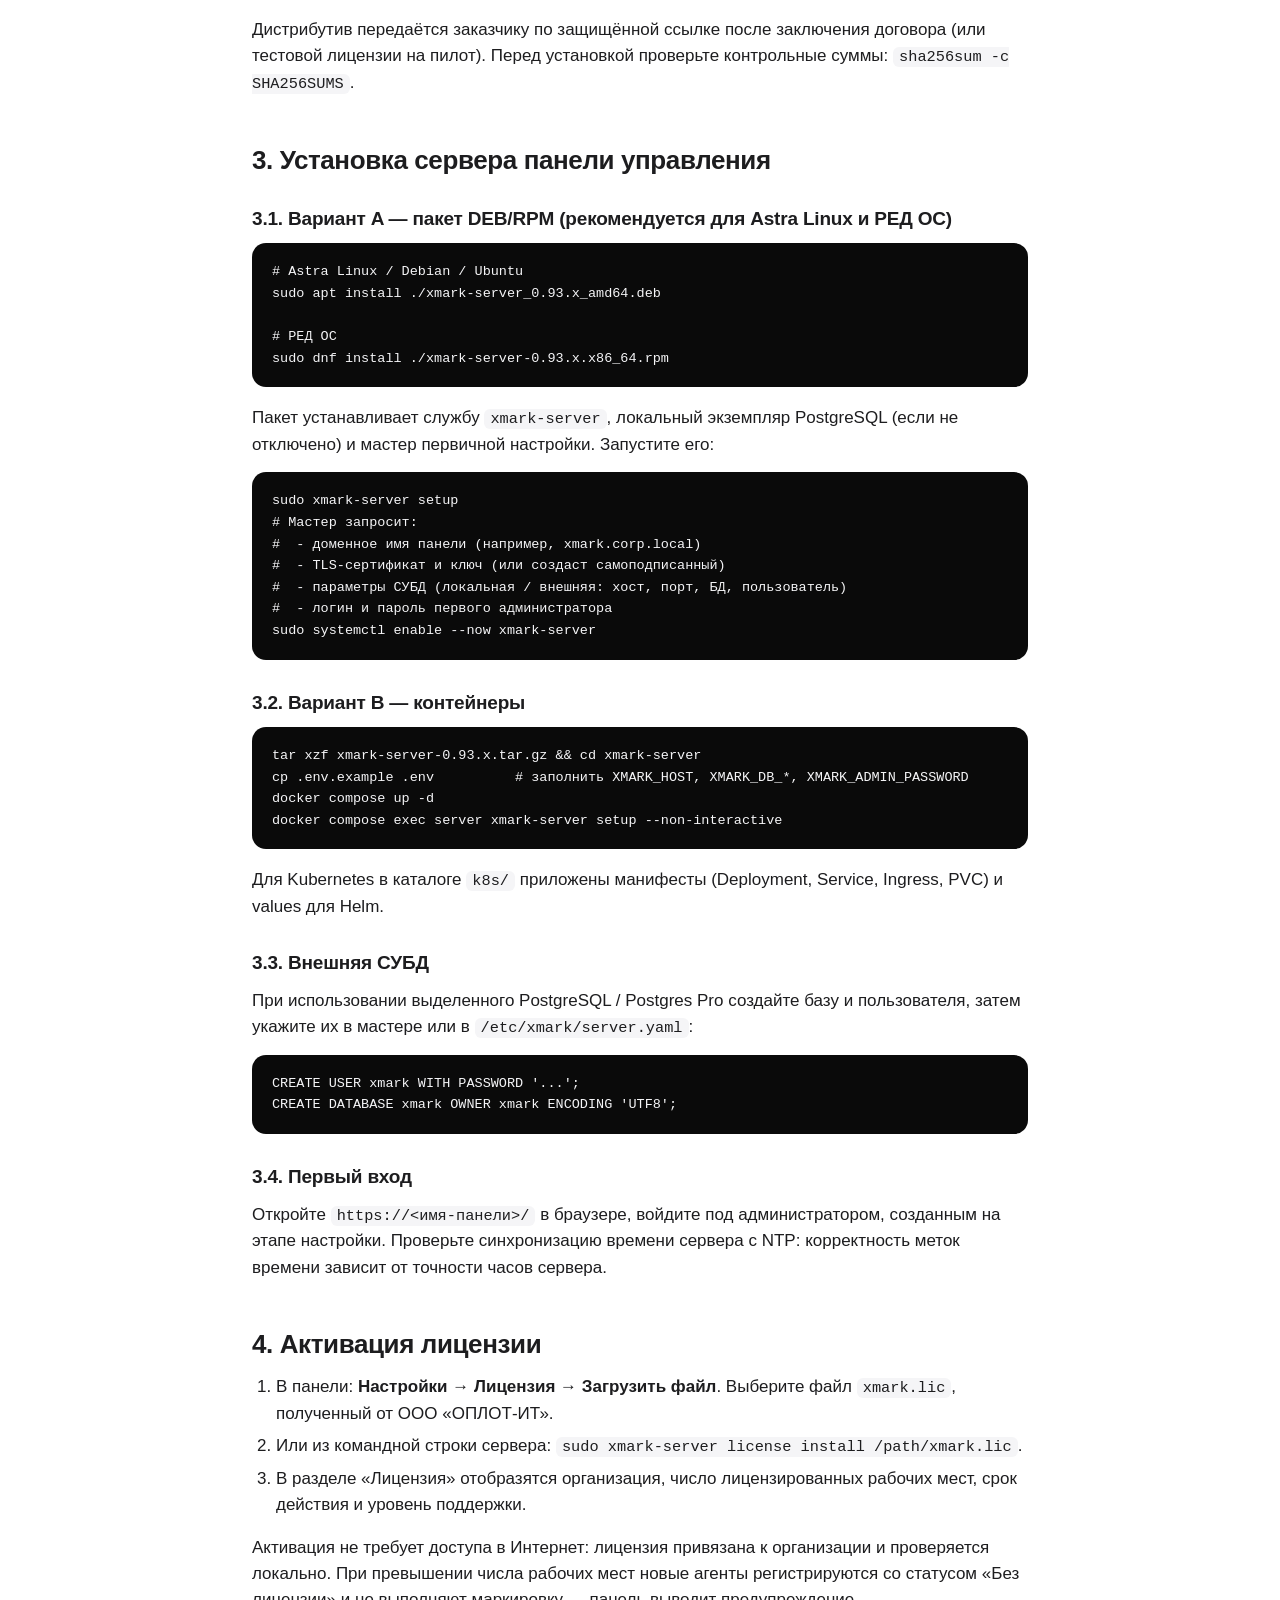
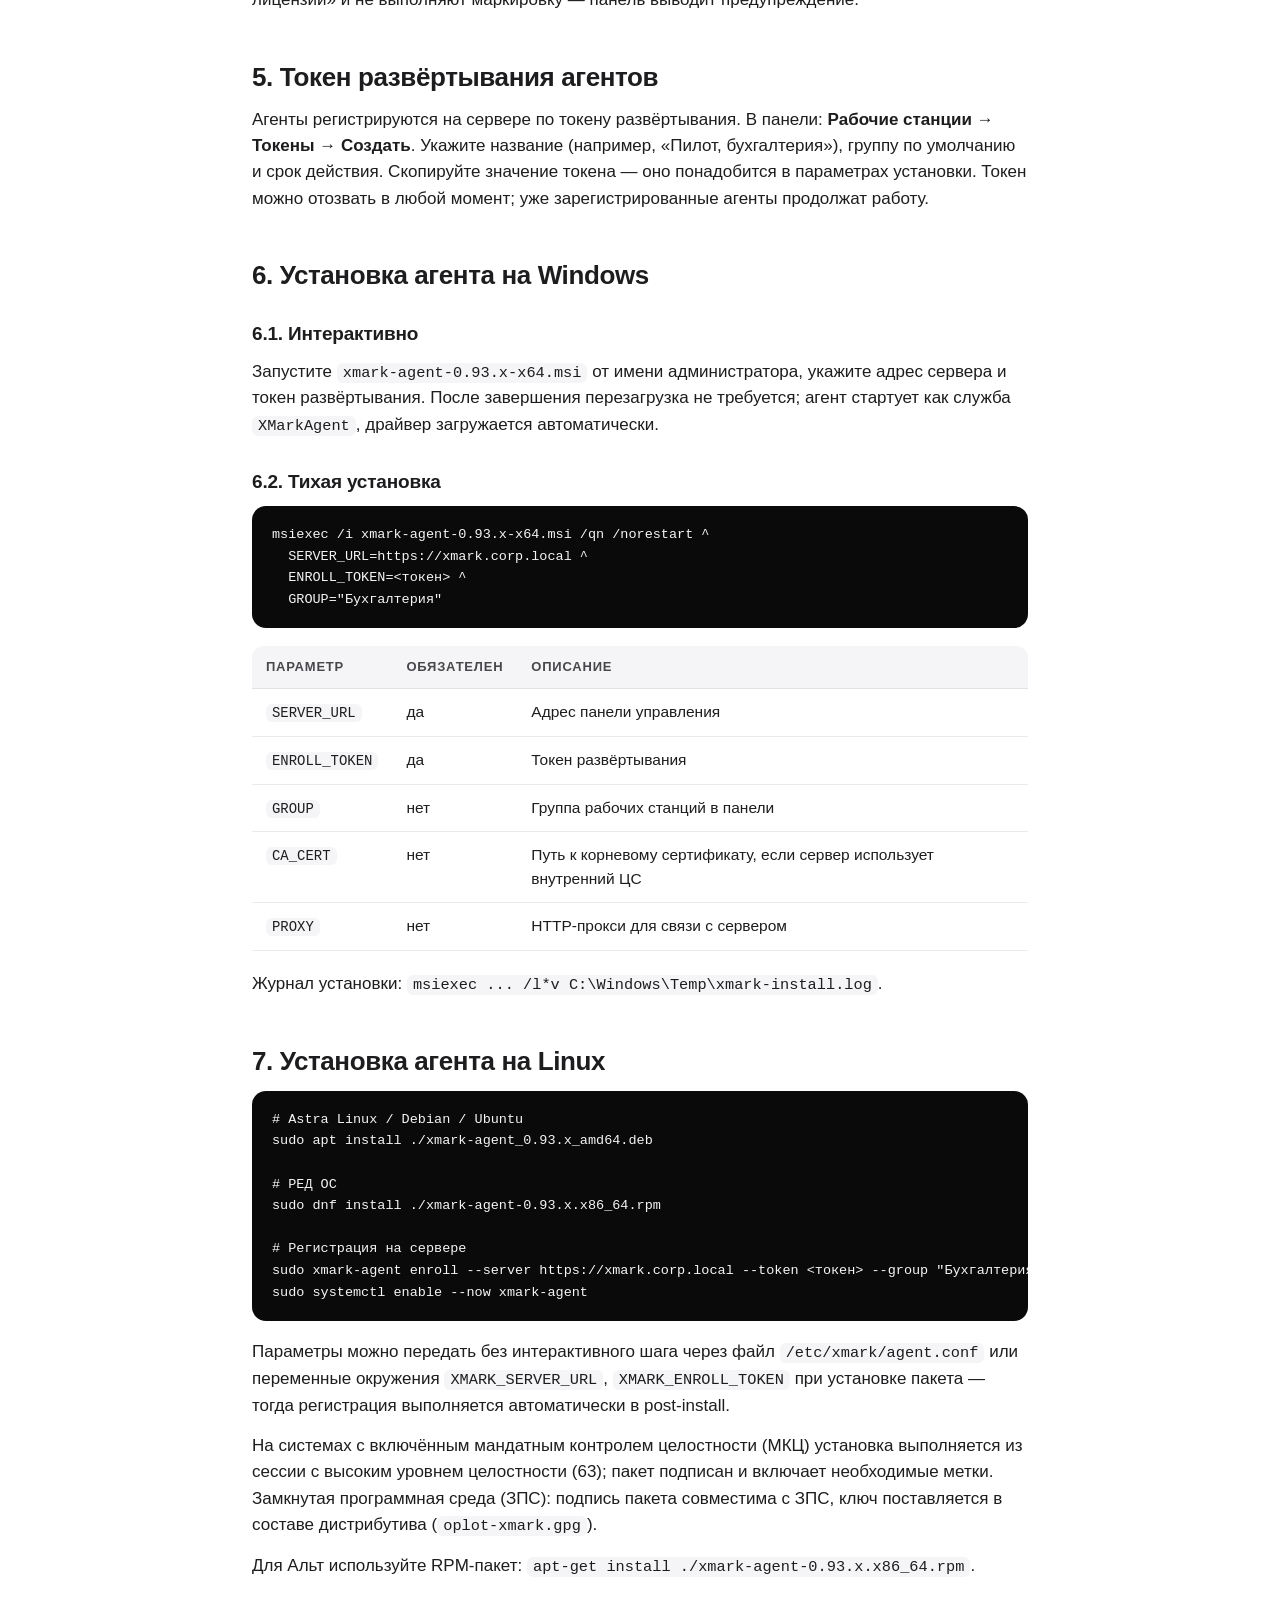
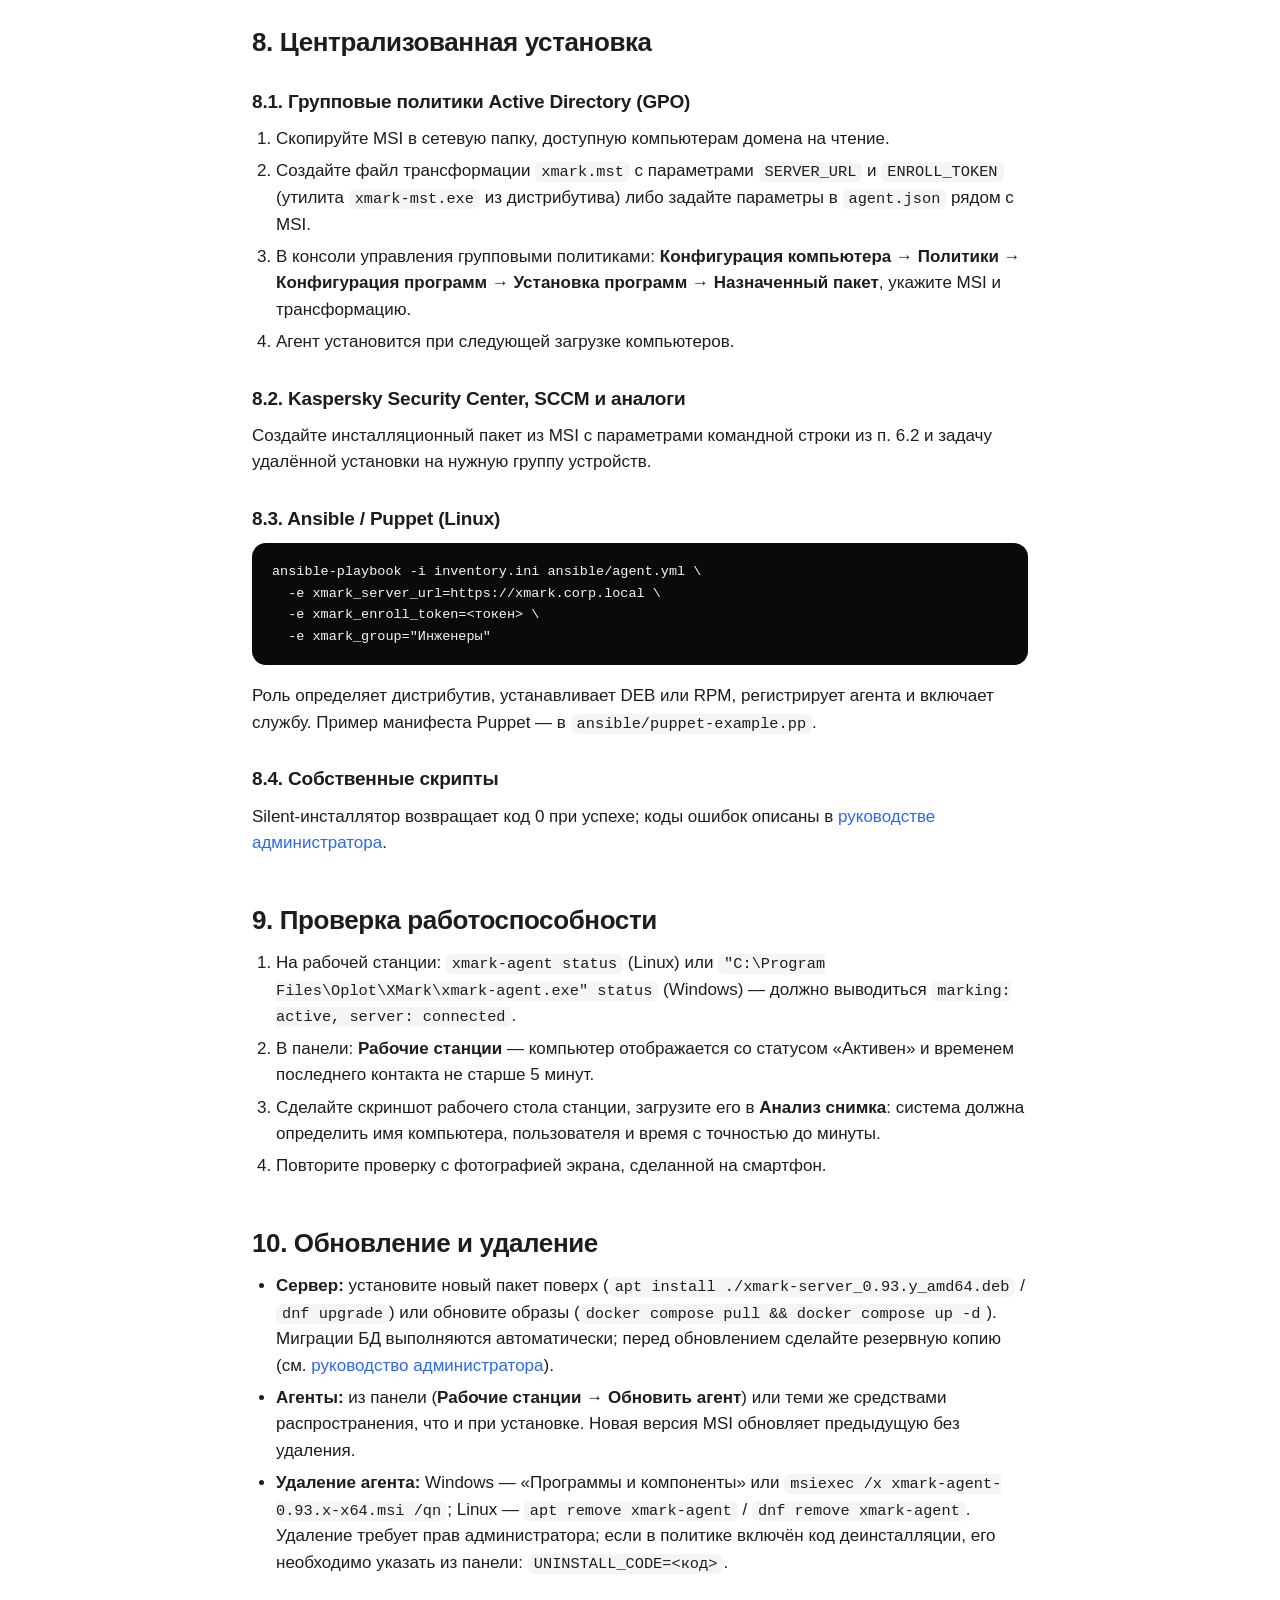
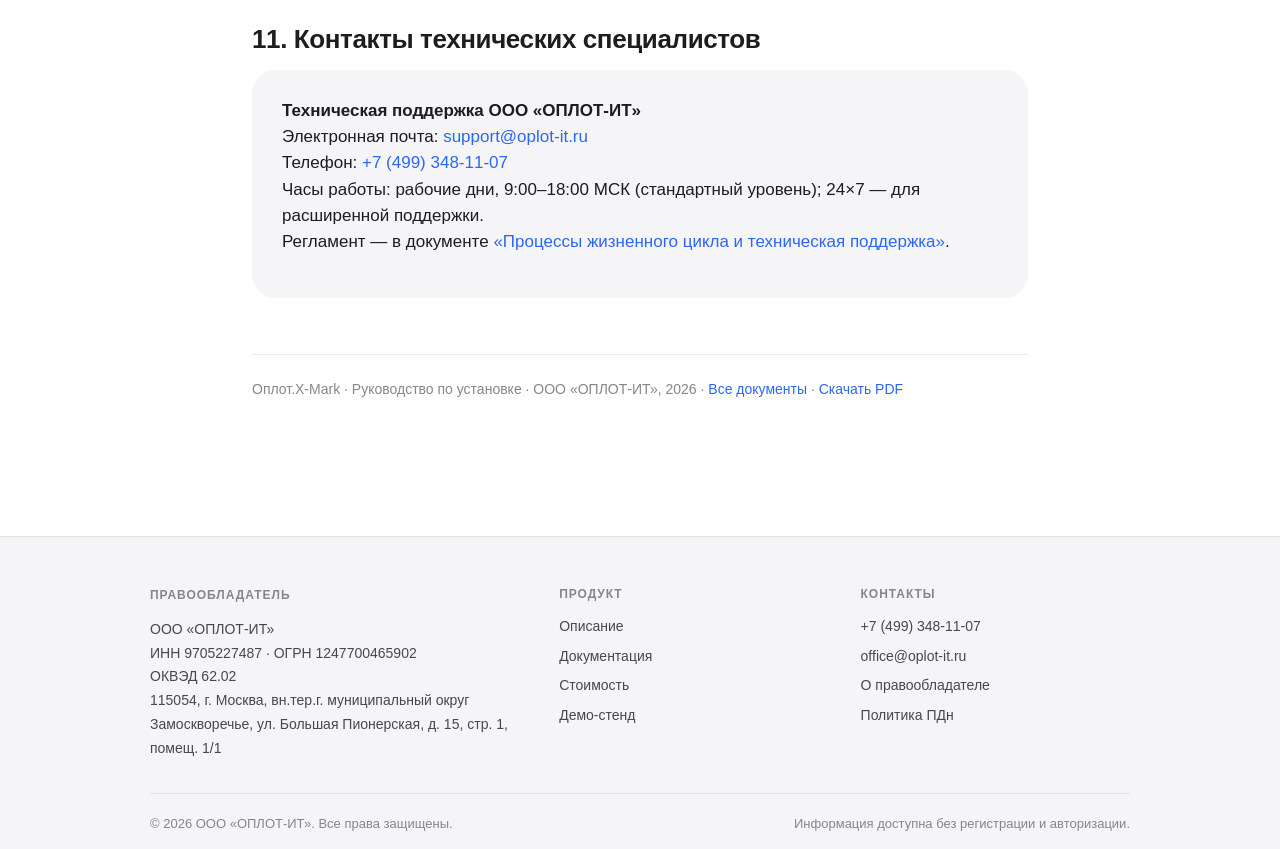
<file: docs/install.html>
<!DOCTYPE html>
<html lang="ru">
<head>
  <meta charset="utf-8">
  <meta name="viewport" content="width=device-width, initial-scale=1">
  <title>Руководство по установке — Оплот.X-Mark</title>
  <link rel="stylesheet" href="../assets/site.css">
</head>
<body>

<header class="site-header">
  <nav>
    <a class="brand" href="../">
      <svg viewBox="0 0 24 24" fill="none" stroke="#2C67F2" stroke-width="2" stroke-linecap="round" stroke-linejoin="round"><path d="M12 22s8-4 8-10V5l-8-3-8 3v7c0 6 8 10 8 10z"/><path d="M9 12l2 2 4-4"/></svg>
      Оплот.X-Mark
    </a>
    <div class="links">
      <a href="../">Продукт</a>
      <a href="./" class="active">Документация</a>
      <a href="../price.html">Стоимость</a>
      <a href="../company.html">О правообладателе</a>
    </div>
  </nav>
</header>

<main class="page">
  <div class="doc-title">
    <div class="eyebrow">Оплот.X-Mark · Документ 3 из 6</div>
    <h1>Руководство по установке</h1>
    <div class="meta"><span>Версия ПО 0.93</span><span>Правообладатель: ООО «ОПЛОТ-ИТ»</span><span>Редакция: сентябрь 2026</span></div>
  </div>

  <div class="toc">
    <strong>Содержание</strong>
    <ol>
      <li><a href="#overview">Порядок развёртывания</a></li>
      <li><a href="#dist">Состав дистрибутива</a></li>
      <li><a href="#server">Установка сервера панели управления</a></li>
      <li><a href="#license">Активация лицензии</a></li>
      <li><a href="#token">Токен развёртывания агентов</a></li>
      <li><a href="#win">Установка агента на Windows</a></li>
      <li><a href="#linux">Установка агента на Linux</a></li>
      <li><a href="#mass">Централизованная установка</a></li>
      <li><a href="#verify">Проверка работоспособности</a></li>
      <li><a href="#upgrade">Обновление и удаление</a></li>
      <li><a href="#support">Контакты технических специалистов</a></li>
    </ol>
  </div>

  <h2 id="overview">1. Порядок развёртывания</h2>
  <ol>
    <li>Убедиться, что инфраструктура соответствует <a href="requirements.html">системным требованиям</a>.</li>
    <li>Установить сервер панели управления и СУБД.</li>
    <li>Активировать лицензию.</li>
    <li>Создать токен развёртывания.</li>
    <li>Установить агенты на рабочие станции — вручную на пилотной группе, затем централизованно.</li>
    <li>Проверить статус агентов в панели и провести контрольный анализ снимка.</li>
  </ol>
  <p>Пилотное развёртывание на 10–20 рабочих станциях рекомендуется перед массовой установкой.</p>

  <h2 id="dist">2. Состав дистрибутива</h2>
  <div class="table-wrap">
    <table>
      <thead><tr><th>Файл</th><th>Назначение</th></tr></thead>
      <tbody>
        <tr><td><code>xmark-server-0.93.x.tar.gz</code></td><td>Сервер панели управления: образы контейнеров, <code>docker-compose.yml</code>, скрипт установки</td></tr>
        <tr><td><code>xmark-server_0.93.x_amd64.deb</code>, <code>xmark-server-0.93.x.x86_64.rpm</code></td><td>Сервер панели управления — нативные пакеты для Astra Linux / Debian / Ubuntu и РЕД ОС</td></tr>
        <tr><td><code>xmark-agent-0.93.x-x64.msi</code></td><td>Агент для Windows</td></tr>
        <tr><td><code>xmark-agent_0.93.x_amd64.deb</code></td><td>Агент для Astra Linux, Debian, Ubuntu</td></tr>
        <tr><td><code>xmark-agent-0.93.x.x86_64.rpm</code></td><td>Агент для РЕД ОС и Альт</td></tr>
        <tr><td><code>ansible/</code></td><td>Плейбуки и роли для массовой установки на Linux</td></tr>
        <tr><td><code>SHA256SUMS</code>, <code>SHA256SUMS.sig</code></td><td>Контрольные суммы и подпись дистрибутива</td></tr>
      </tbody>
    </table>
  </div>
  <p>Дистрибутив передаётся заказчику по защищённой ссылке после заключения договора (или тестовой лицензии на пилот). Перед установкой проверьте контрольные суммы: <code>sha256sum -c SHA256SUMS</code>.</p>

  <h2 id="server">3. Установка сервера панели управления</h2>
  <h3>3.1. Вариант A — пакет DEB/RPM (рекомендуется для Astra Linux и РЕД ОС)</h3>
<pre><code># Astra Linux / Debian / Ubuntu
sudo apt install ./xmark-server_0.93.x_amd64.deb

# РЕД ОС
sudo dnf install ./xmark-server-0.93.x.x86_64.rpm</code></pre>
  <p>Пакет устанавливает службу <code>xmark-server</code>, локальный экземпляр PostgreSQL (если не отключено) и мастер первичной настройки. Запустите его:</p>
<pre><code>sudo xmark-server setup
# Мастер запросит:
#  - доменное имя панели (например, xmark.corp.local)
#  - TLS-сертификат и ключ (или создаст самоподписанный)
#  - параметры СУБД (локальная / внешняя: хост, порт, БД, пользователь)
#  - логин и пароль первого администратора
sudo systemctl enable --now xmark-server</code></pre>

  <h3>3.2. Вариант B — контейнеры</h3>
<pre><code>tar xzf xmark-server-0.93.x.tar.gz &amp;&amp; cd xmark-server
cp .env.example .env          # заполнить XMARK_HOST, XMARK_DB_*, XMARK_ADMIN_PASSWORD
docker compose up -d
docker compose exec server xmark-server setup --non-interactive</code></pre>
  <p>Для Kubernetes в каталоге <code>k8s/</code> приложены манифесты (Deployment, Service, Ingress, PVC) и values для Helm.</p>

  <h3>3.3. Внешняя СУБД</h3>
  <p>При использовании выделенного PostgreSQL / Postgres Pro создайте базу и пользователя, затем укажите их в мастере или в <code>/etc/xmark/server.yaml</code>:</p>
<pre><code>CREATE USER xmark WITH PASSWORD '...';
CREATE DATABASE xmark OWNER xmark ENCODING 'UTF8';</code></pre>

  <h3>3.4. Первый вход</h3>
  <p>Откройте <code>https://&lt;имя-панели&gt;/</code> в браузере, войдите под администратором, созданным на этапе настройки. Проверьте синхронизацию времени сервера с NTP: корректность меток времени зависит от точности часов сервера.</p>

  <h2 id="license">4. Активация лицензии</h2>
  <ol>
    <li>В панели: <strong>Настройки → Лицензия → Загрузить файл</strong>. Выберите файл <code>xmark.lic</code>, полученный от ООО «ОПЛОТ-ИТ».</li>
    <li>Или из командной строки сервера: <code>sudo xmark-server license install /path/xmark.lic</code>.</li>
    <li>В разделе «Лицензия» отобразятся организация, число лицензированных рабочих мест, срок действия и уровень поддержки.</li>
  </ol>
  <p>Активация не требует доступа в Интернет: лицензия привязана к организации и проверяется локально. При превышении числа рабочих мест новые агенты регистрируются со статусом «Без лицензии» и не выполняют маркировку — панель выводит предупреждение.</p>

  <h2 id="token">5. Токен развёртывания агентов</h2>
  <p>Агенты регистрируются на сервере по токену развёртывания. В панели: <strong>Рабочие станции → Токены → Создать</strong>. Укажите название (например, «Пилот, бухгалтерия»), группу по умолчанию и срок действия. Скопируйте значение токена — оно понадобится в параметрах установки. Токен можно отозвать в любой момент; уже зарегистрированные агенты продолжат работу.</p>

  <h2 id="win">6. Установка агента на Windows</h2>
  <h3>6.1. Интерактивно</h3>
  <p>Запустите <code>xmark-agent-0.93.x-x64.msi</code> от имени администратора, укажите адрес сервера и токен развёртывания. После завершения перезагрузка не требуется; агент стартует как служба <code>XMarkAgent</code>, драйвер загружается автоматически.</p>
  <h3>6.2. Тихая установка</h3>
<pre><code>msiexec /i xmark-agent-0.93.x-x64.msi /qn /norestart ^
  SERVER_URL=https://xmark.corp.local ^
  ENROLL_TOKEN=&lt;токен&gt; ^
  GROUP="Бухгалтерия"</code></pre>
  <div class="table-wrap">
    <table>
      <thead><tr><th>Параметр</th><th>Обязателен</th><th>Описание</th></tr></thead>
      <tbody>
        <tr><td><code>SERVER_URL</code></td><td>да</td><td>Адрес панели управления</td></tr>
        <tr><td><code>ENROLL_TOKEN</code></td><td>да</td><td>Токен развёртывания</td></tr>
        <tr><td><code>GROUP</code></td><td>нет</td><td>Группа рабочих станций в панели</td></tr>
        <tr><td><code>CA_CERT</code></td><td>нет</td><td>Путь к корневому сертификату, если сервер использует внутренний ЦС</td></tr>
        <tr><td><code>PROXY</code></td><td>нет</td><td>HTTP-прокси для связи с сервером</td></tr>
      </tbody>
    </table>
  </div>
  <p>Журнал установки: <code>msiexec ... /l*v C:\Windows\Temp\xmark-install.log</code>.</p>

  <h2 id="linux">7. Установка агента на Linux</h2>
<pre><code># Astra Linux / Debian / Ubuntu
sudo apt install ./xmark-agent_0.93.x_amd64.deb

# РЕД ОС
sudo dnf install ./xmark-agent-0.93.x.x86_64.rpm

# Регистрация на сервере
sudo xmark-agent enroll --server https://xmark.corp.local --token &lt;токен&gt; --group "Бухгалтерия"
sudo systemctl enable --now xmark-agent</code></pre>
  <p>Параметры можно передать без интерактивного шага через файл <code>/etc/xmark/agent.conf</code> или переменные окружения <code>XMARK_SERVER_URL</code>, <code>XMARK_ENROLL_TOKEN</code> при установке пакета — тогда регистрация выполняется автоматически в post-install.</p>
  <p>На системах с включённым мандатным контролем целостности (МКЦ) установка выполняется из сессии с высоким уровнем целостности (63); пакет подписан и включает необходимые метки. Замкнутая программная среда (ЗПС): подпись пакета совместима с ЗПС, ключ поставляется в составе дистрибутива (<code>oplot-xmark.gpg</code>).</p>
  <p>Для Альт используйте RPM-пакет: <code>apt-get install ./xmark-agent-0.93.x.x86_64.rpm</code>.</p>

  <h2 id="mass">8. Централизованная установка</h2>
  <h3>8.1. Групповые политики Active Directory (GPO)</h3>
  <ol>
    <li>Скопируйте MSI в сетевую папку, доступную компьютерам домена на чтение.</li>
    <li>Создайте файл трансформации <code>xmark.mst</code> с параметрами <code>SERVER_URL</code> и <code>ENROLL_TOKEN</code> (утилита <code>xmark-mst.exe</code> из дистрибутива) либо задайте параметры в <code>agent.json</code> рядом с MSI.</li>
    <li>В консоли управления групповыми политиками: <strong>Конфигурация компьютера → Политики → Конфигурация программ → Установка программ → Назначенный пакет</strong>, укажите MSI и трансформацию.</li>
    <li>Агент установится при следующей загрузке компьютеров.</li>
  </ol>
  <h3>8.2. Kaspersky Security Center, SCCM и аналоги</h3>
  <p>Создайте инсталляционный пакет из MSI с параметрами командной строки из п. 6.2 и задачу удалённой установки на нужную группу устройств.</p>
  <h3>8.3. Ansible / Puppet (Linux)</h3>
<pre><code>ansible-playbook -i inventory.ini ansible/agent.yml \
  -e xmark_server_url=https://xmark.corp.local \
  -e xmark_enroll_token=&lt;токен&gt; \
  -e xmark_group="Инженеры"</code></pre>
  <p>Роль определяет дистрибутив, устанавливает DEB или RPM, регистрирует агента и включает службу. Пример манифеста Puppet — в <code>ansible/puppet-example.pp</code>.</p>
  <h3>8.4. Собственные скрипты</h3>
  <p>Silent-инсталлятор возвращает код 0 при успехе; коды ошибок описаны в <a href="admin-guide.html#codes">руководстве администратора</a>.</p>

  <h2 id="verify">9. Проверка работоспособности</h2>
  <ol>
    <li>На рабочей станции: <code>xmark-agent status</code> (Linux) или <code>"C:\Program Files\Oplot\XMark\xmark-agent.exe" status</code> (Windows) — должно выводиться <code>marking: active, server: connected</code>.</li>
    <li>В панели: <strong>Рабочие станции</strong> — компьютер отображается со статусом «Активен» и временем последнего контакта не старше 5 минут.</li>
    <li>Сделайте скриншот рабочего стола станции, загрузите его в <strong>Анализ снимка</strong>: система должна определить имя компьютера, пользователя и время с точностью до минуты.</li>
    <li>Повторите проверку с фотографией экрана, сделанной на смартфон.</li>
  </ol>

  <h2 id="upgrade">10. Обновление и удаление</h2>
  <ul>
    <li><strong>Сервер:</strong> установите новый пакет поверх (<code>apt install ./xmark-server_0.93.y_amd64.deb</code> / <code>dnf upgrade</code>) или обновите образы (<code>docker compose pull &amp;&amp; docker compose up -d</code>). Миграции БД выполняются автоматически; перед обновлением сделайте резервную копию (см. <a href="admin-guide.html#backup">руководство администратора</a>).</li>
    <li><strong>Агенты:</strong> из панели (<strong>Рабочие станции → Обновить агент</strong>) или теми же средствами распространения, что и при установке. Новая версия MSI обновляет предыдущую без удаления.</li>
    <li><strong>Удаление агента:</strong> Windows — «Программы и компоненты» или <code>msiexec /x xmark-agent-0.93.x-x64.msi /qn</code>; Linux — <code>apt remove xmark-agent</code> / <code>dnf remove xmark-agent</code>. Удаление требует прав администратора; если в политике включён код деинсталляции, его необходимо указать из панели: <code>UNINSTALL_CODE=&lt;код&gt;</code>.</li>
  </ul>

  <h2 id="support">11. Контакты технических специалистов</h2>
  <div class="card">
    <p><strong>Техническая поддержка ООО «ОПЛОТ-ИТ»</strong><br>
    Электронная почта: <a href="mailto:support@oplot-it.ru">support@oplot-it.ru</a><br>
    Телефон: <a href="tel:+74993481107">+7 (499) 348-11-07</a><br>
    Часы работы: рабочие дни, 9:00–18:00 МСК (стандартный уровень); 24×7 — для расширенной поддержки.<br>
    Регламент — в документе <a href="lifecycle.html">«Процессы жизненного цикла и техническая поддержка»</a>.</p>
  </div>

  <div class="doc-footer">
    Оплот.X-Mark · Руководство по установке · ООО «ОПЛОТ-ИТ», 2026 ·
    <a href="./">Все документы</a> · <a href="pdf/xmark-install.pdf">Скачать PDF</a>
  </div>
</main>

<footer class="site-footer">
  <div class="inner">
    <div class="cols">
      <div class="req">
        <h5>Правообладатель</h5>
        ООО «ОПЛОТ-ИТ»<br>
        ИНН 9705227487 · ОГРН 1247700465902<br>
        ОКВЭД 62.02<br>
        115054, г. Москва, вн.тер.г. муниципальный округ Замоскворечье, ул. Большая Пионерская, д. 15, стр. 1, помещ. 1/1
      </div>
      <div>
        <h5>Продукт</h5>
        <a href="../">Описание</a>
        <a href="./">Документация</a>
        <a href="../price.html">Стоимость</a>
        <a href="https://xmark2.oplot-it.ru:8080" target="_blank" rel="noopener">Демо-стенд</a>
      </div>
      <div>
        <h5>Контакты</h5>
        <a href="tel:+74993481107">+7 (499) 348-11-07</a>
        <a href="mailto:office@oplot-it.ru">office@oplot-it.ru</a>
        <a href="../company.html">О правообладателе</a>
        <a href="../privacy.html">Политика ПДн</a>
      </div>
    </div>
    <div class="bottom">
      <span>© 2026 ООО «ОПЛОТ-ИТ». Все права защищены.</span>
      <span>Информация доступна без регистрации и авторизации.</span>
    </div>
  </div>
</footer>

</body>
</html>
</file>
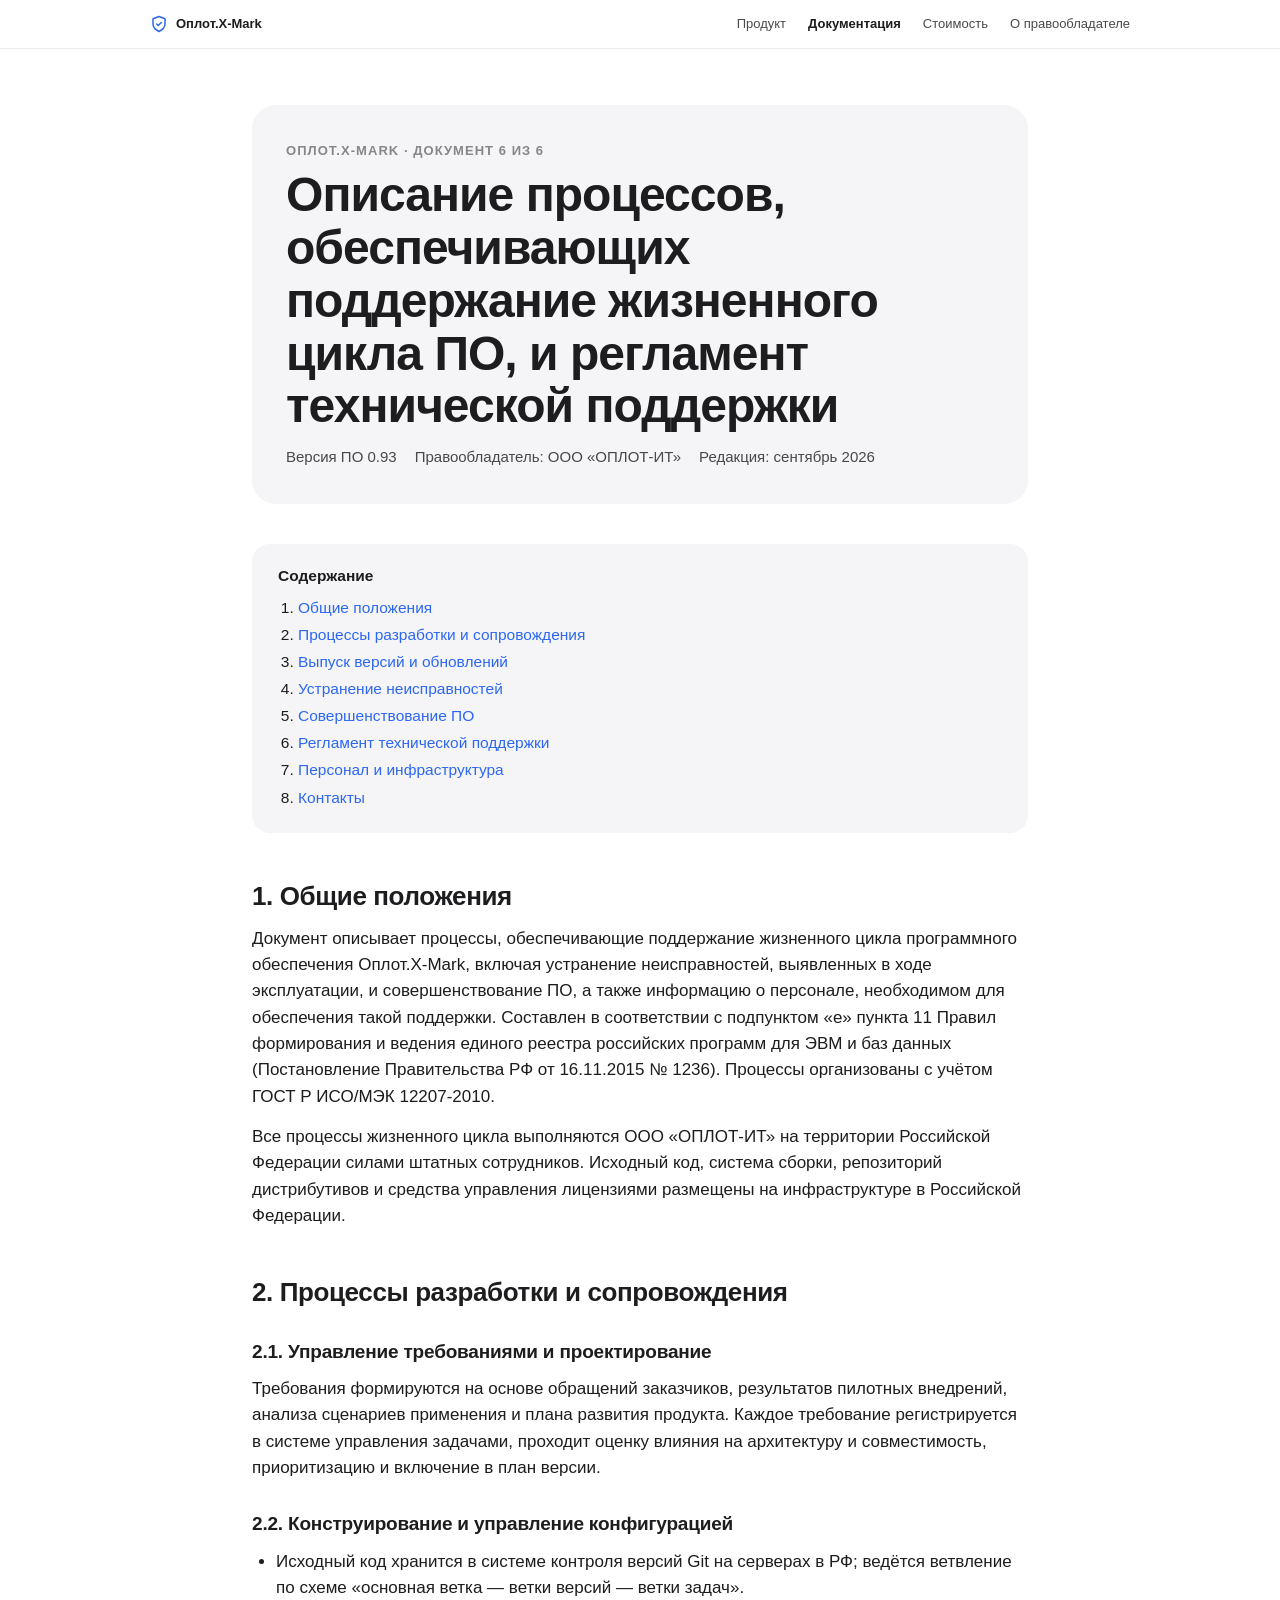
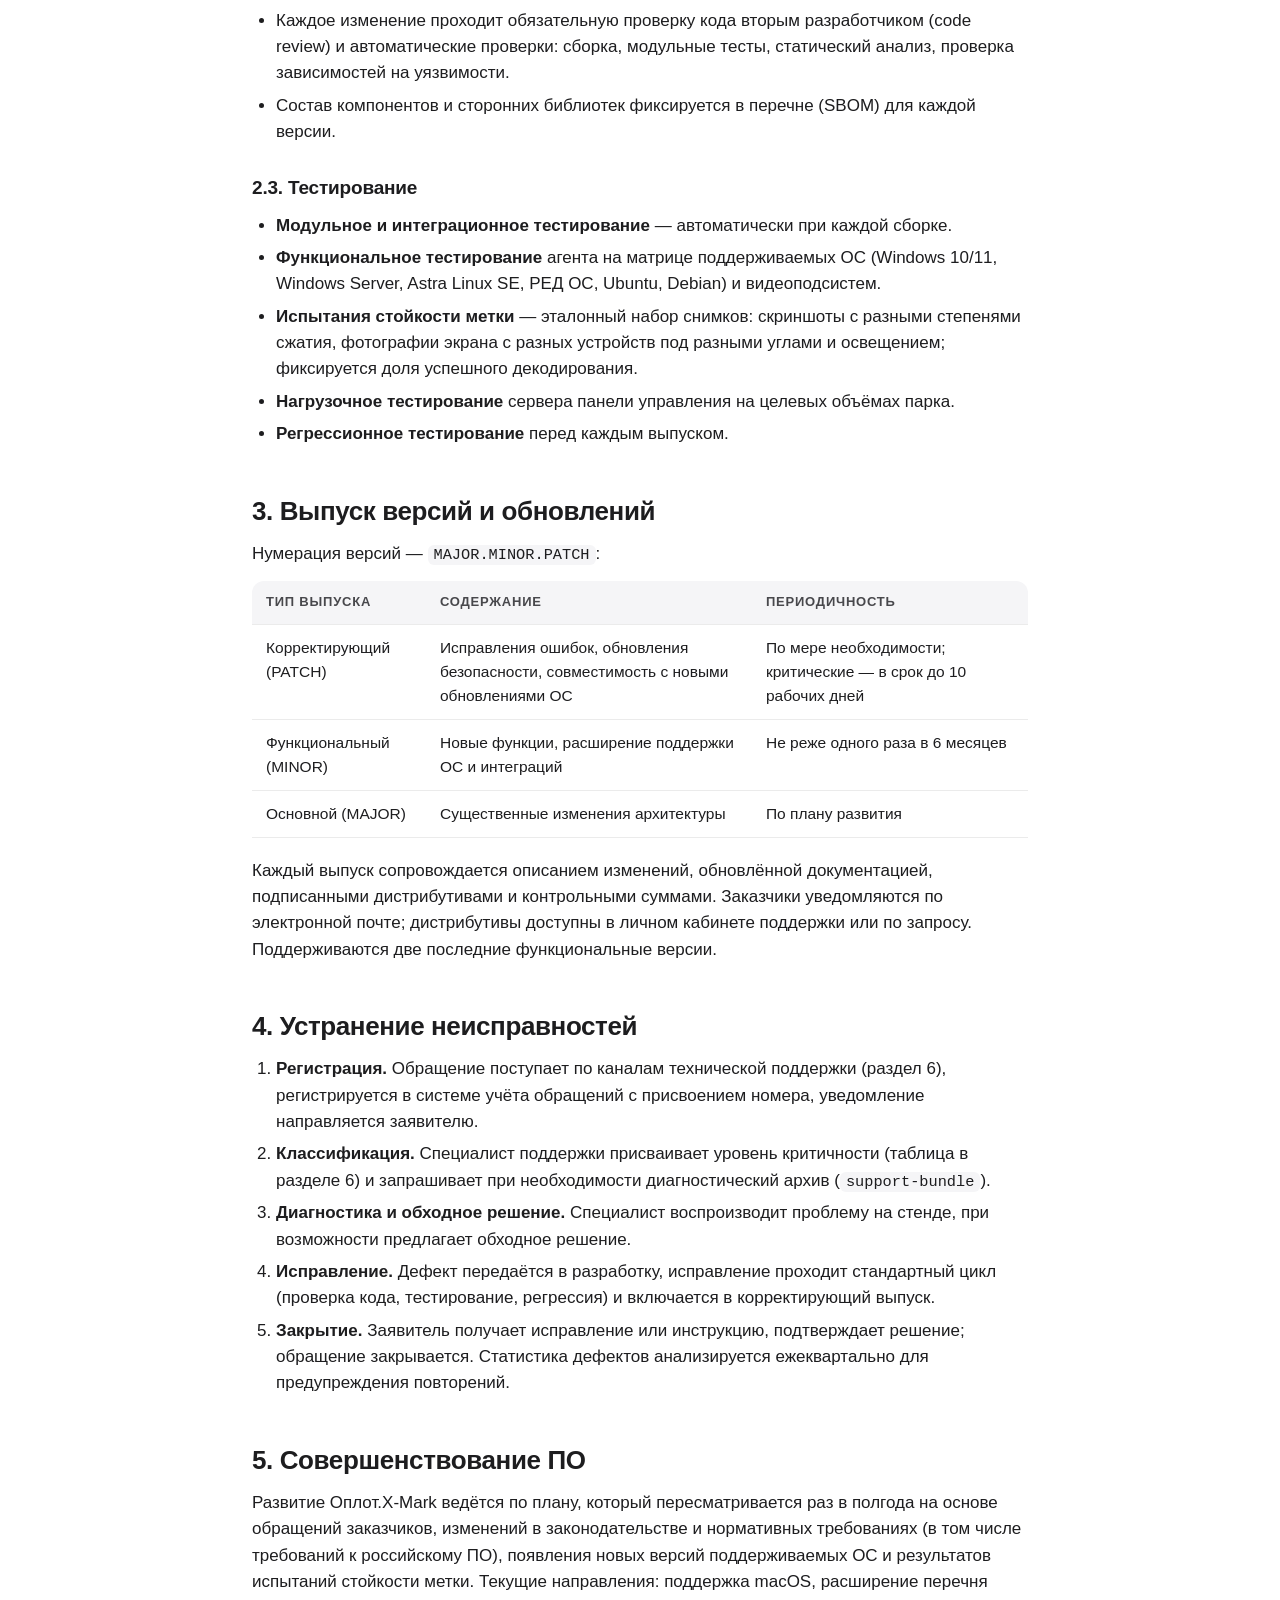
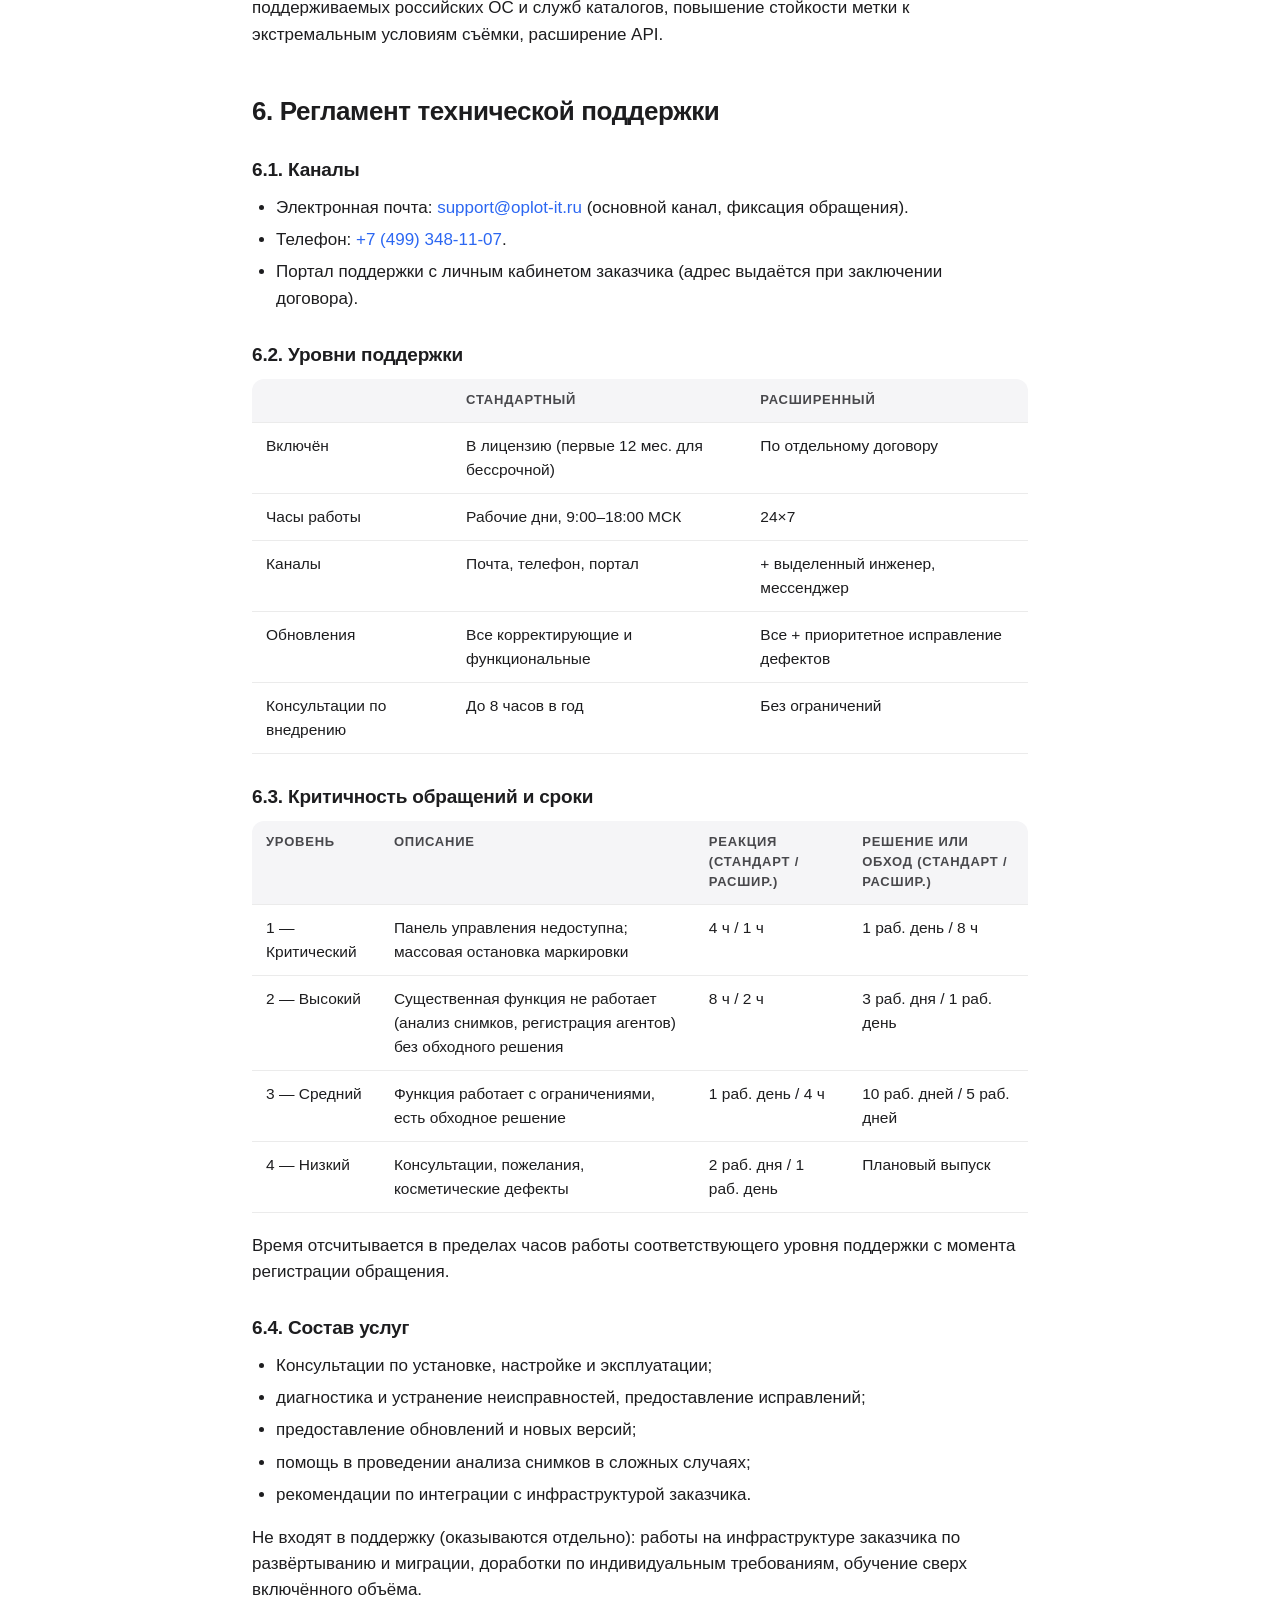
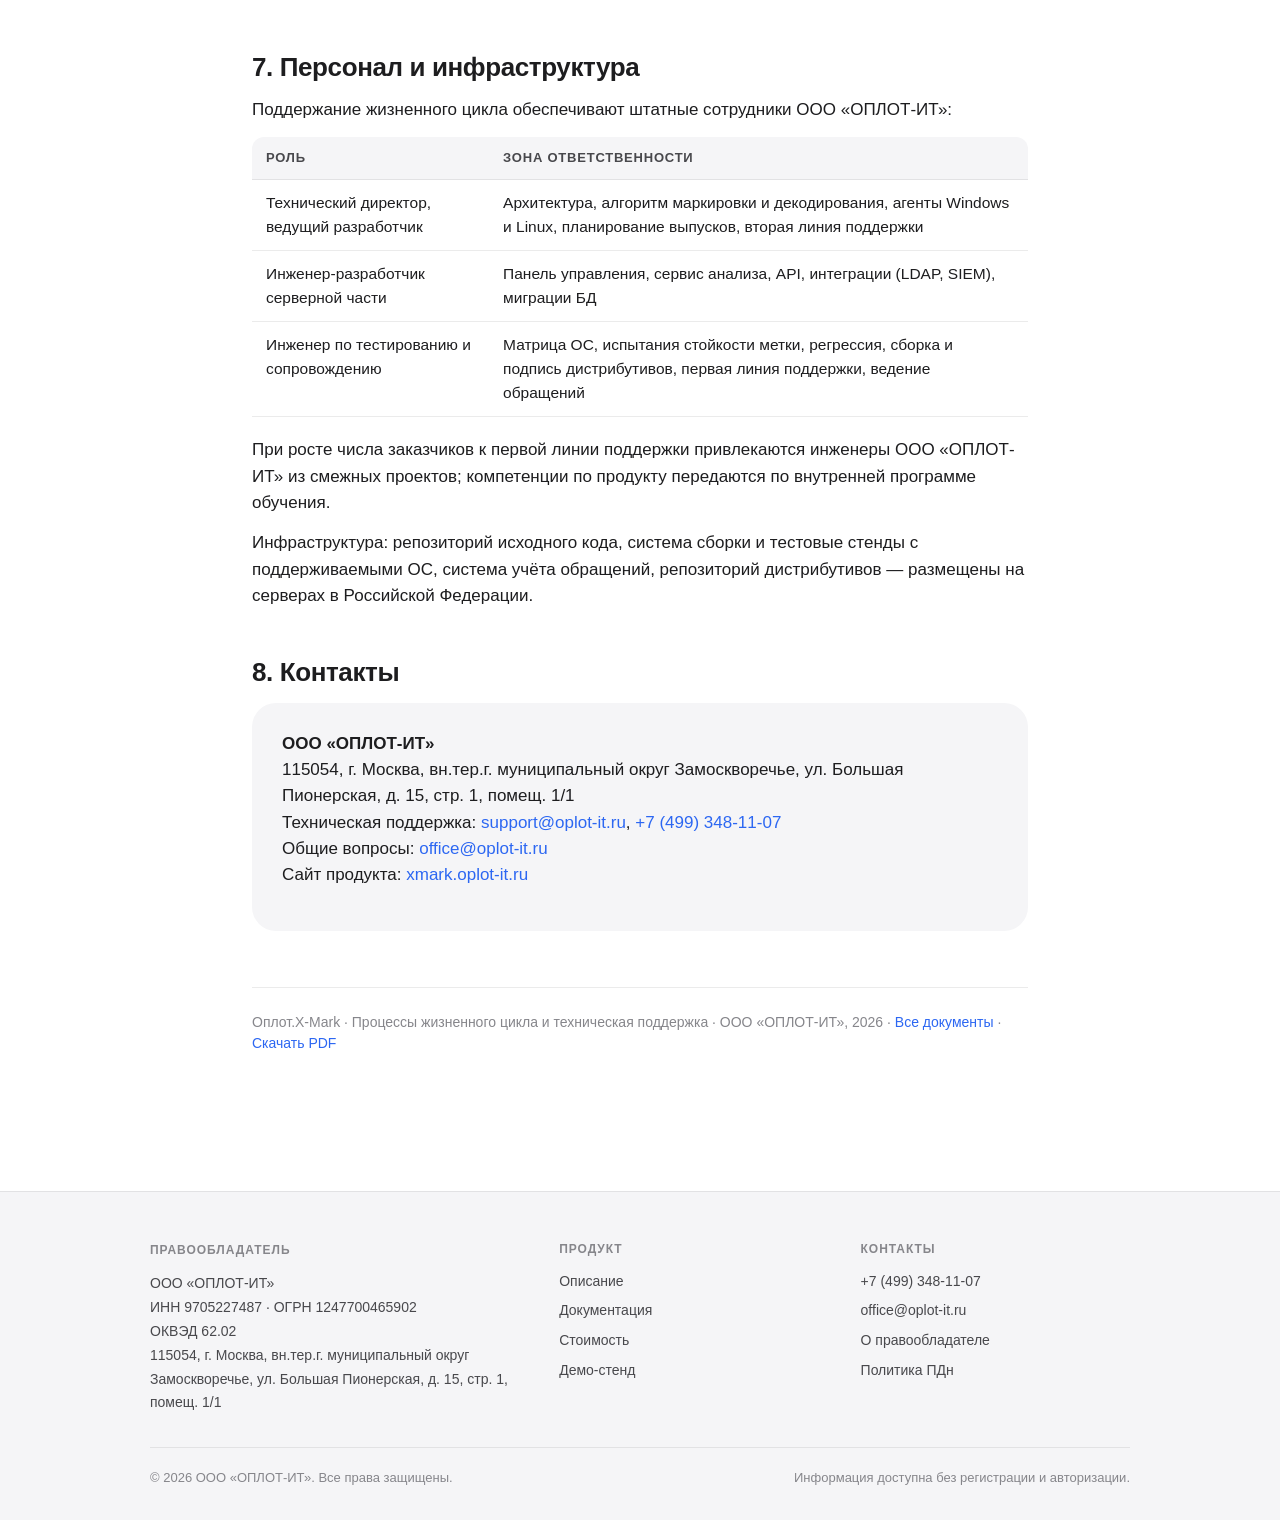
<file: docs/lifecycle.html>
<!DOCTYPE html>
<html lang="ru">
<head>
  <meta charset="utf-8">
  <meta name="viewport" content="width=device-width, initial-scale=1">
  <title>Процессы жизненного цикла и техническая поддержка — Оплот.X-Mark</title>
  <link rel="stylesheet" href="../assets/site.css">
</head>
<body>

<header class="site-header">
  <nav>
    <a class="brand" href="../">
      <svg viewBox="0 0 24 24" fill="none" stroke="#2C67F2" stroke-width="2" stroke-linecap="round" stroke-linejoin="round"><path d="M12 22s8-4 8-10V5l-8-3-8 3v7c0 6 8 10 8 10z"/><path d="M9 12l2 2 4-4"/></svg>
      Оплот.X-Mark
    </a>
    <div class="links">
      <a href="../">Продукт</a>
      <a href="./" class="active">Документация</a>
      <a href="../price.html">Стоимость</a>
      <a href="../company.html">О правообладателе</a>
    </div>
  </nav>
</header>

<main class="page">
  <div class="doc-title">
    <div class="eyebrow">Оплот.X-Mark · Документ 6 из 6</div>
    <h1>Описание процессов, обеспечивающих поддержание жизненного цикла ПО, и регламент технической поддержки</h1>
    <div class="meta"><span>Версия ПО 0.93</span><span>Правообладатель: ООО «ОПЛОТ-ИТ»</span><span>Редакция: сентябрь 2026</span></div>
  </div>

  <div class="toc">
    <strong>Содержание</strong>
    <ol>
      <li><a href="#general">Общие положения</a></li>
      <li><a href="#dev">Процессы разработки и сопровождения</a></li>
      <li><a href="#release">Выпуск версий и обновлений</a></li>
      <li><a href="#fix">Устранение неисправностей</a></li>
      <li><a href="#improve">Совершенствование ПО</a></li>
      <li><a href="#support">Регламент технической поддержки</a></li>
      <li><a href="#personnel">Персонал и инфраструктура</a></li>
      <li><a href="#contacts">Контакты</a></li>
    </ol>
  </div>

  <h2 id="general">1. Общие положения</h2>
  <p>Документ описывает процессы, обеспечивающие поддержание жизненного цикла программного обеспечения Оплот.X-Mark, включая устранение неисправностей, выявленных в ходе эксплуатации, и совершенствование ПО, а также информацию о персонале, необходимом для обеспечения такой поддержки. Составлен в соответствии с подпунктом «е» пункта 11 Правил формирования и ведения единого реестра российских программ для ЭВМ и баз данных (Постановление Правительства РФ от 16.11.2015 № 1236). Процессы организованы с учётом ГОСТ Р ИСО/МЭК 12207-2010.</p>
  <p>Все процессы жизненного цикла выполняются ООО «ОПЛОТ-ИТ» на территории Российской Федерации силами штатных сотрудников. Исходный код, система сборки, репозиторий дистрибутивов и средства управления лицензиями размещены на инфраструктуре в Российской Федерации.</p>

  <h2 id="dev">2. Процессы разработки и сопровождения</h2>
  <h3>2.1. Управление требованиями и проектирование</h3>
  <p>Требования формируются на основе обращений заказчиков, результатов пилотных внедрений, анализа сценариев применения и плана развития продукта. Каждое требование регистрируется в системе управления задачами, проходит оценку влияния на архитектуру и совместимость, приоритизацию и включение в план версии.</p>
  <h3>2.2. Конструирование и управление конфигурацией</h3>
  <ul>
    <li>Исходный код хранится в системе контроля версий Git на серверах в РФ; ведётся ветвление по схеме «основная ветка — ветки версий — ветки задач».</li>
    <li>Каждое изменение проходит обязательную проверку кода вторым разработчиком (code review) и автоматические проверки: сборка, модульные тесты, статический анализ, проверка зависимостей на уязвимости.</li>
    <li>Состав компонентов и сторонних библиотек фиксируется в перечне (SBOM) для каждой версии.</li>
  </ul>
  <h3>2.3. Тестирование</h3>
  <ul>
    <li><strong>Модульное и интеграционное тестирование</strong> — автоматически при каждой сборке.</li>
    <li><strong>Функциональное тестирование</strong> агента на матрице поддерживаемых ОС (Windows 10/11, Windows Server, Astra Linux SE, РЕД ОС, Ubuntu, Debian) и видеоподсистем.</li>
    <li><strong>Испытания стойкости метки</strong> — эталонный набор снимков: скриншоты с разными степенями сжатия, фотографии экрана с разных устройств под разными углами и освещением; фиксируется доля успешного декодирования.</li>
    <li><strong>Нагрузочное тестирование</strong> сервера панели управления на целевых объёмах парка.</li>
    <li><strong>Регрессионное тестирование</strong> перед каждым выпуском.</li>
  </ul>

  <h2 id="release">3. Выпуск версий и обновлений</h2>
  <p>Нумерация версий — <code>MAJOR.MINOR.PATCH</code>:</p>
  <div class="table-wrap">
    <table>
      <thead><tr><th>Тип выпуска</th><th>Содержание</th><th>Периодичность</th></tr></thead>
      <tbody>
        <tr><td>Корректирующий (PATCH)</td><td>Исправления ошибок, обновления безопасности, совместимость с новыми обновлениями ОС</td><td>По мере необходимости; критические — в срок до 10 рабочих дней</td></tr>
        <tr><td>Функциональный (MINOR)</td><td>Новые функции, расширение поддержки ОС и интеграций</td><td>Не реже одного раза в 6 месяцев</td></tr>
        <tr><td>Основной (MAJOR)</td><td>Существенные изменения архитектуры</td><td>По плану развития</td></tr>
      </tbody>
    </table>
  </div>
  <p>Каждый выпуск сопровождается описанием изменений, обновлённой документацией, подписанными дистрибутивами и контрольными суммами. Заказчики уведомляются по электронной почте; дистрибутивы доступны в личном кабинете поддержки или по запросу. Поддерживаются две последние функциональные версии.</p>

  <h2 id="fix">4. Устранение неисправностей</h2>
  <ol>
    <li><strong>Регистрация.</strong> Обращение поступает по каналам технической поддержки (раздел 6), регистрируется в системе учёта обращений с присвоением номера, уведомление направляется заявителю.</li>
    <li><strong>Классификация.</strong> Специалист поддержки присваивает уровень критичности (таблица в разделе 6) и запрашивает при необходимости диагностический архив (<code>support-bundle</code>).</li>
    <li><strong>Диагностика и обходное решение.</strong> Специалист воспроизводит проблему на стенде, при возможности предлагает обходное решение.</li>
    <li><strong>Исправление.</strong> Дефект передаётся в разработку, исправление проходит стандартный цикл (проверка кода, тестирование, регрессия) и включается в корректирующий выпуск.</li>
    <li><strong>Закрытие.</strong> Заявитель получает исправление или инструкцию, подтверждает решение; обращение закрывается. Статистика дефектов анализируется ежеквартально для предупреждения повторений.</li>
  </ol>

  <h2 id="improve">5. Совершенствование ПО</h2>
  <p>Развитие Оплот.X-Mark ведётся по плану, который пересматривается раз в полгода на основе обращений заказчиков, изменений в законодательстве и нормативных требованиях (в том числе требований к российскому ПО), появления новых версий поддерживаемых ОС и результатов испытаний стойкости метки. Текущие направления: поддержка macOS, расширение перечня поддерживаемых российских ОС и служб каталогов, повышение стойкости метки к экстремальным условиям съёмки, расширение API.</p>

  <h2 id="support">6. Регламент технической поддержки</h2>
  <h3>6.1. Каналы</h3>
  <ul>
    <li>Электронная почта: <a href="mailto:support@oplot-it.ru">support@oplot-it.ru</a> (основной канал, фиксация обращения).</li>
    <li>Телефон: <a href="tel:+74993481107">+7 (499) 348-11-07</a>.</li>
    <li>Портал поддержки с личным кабинетом заказчика (адрес выдаётся при заключении договора).</li>
  </ul>
  <h3>6.2. Уровни поддержки</h3>
  <div class="table-wrap">
    <table>
      <thead><tr><th></th><th>Стандартный</th><th>Расширенный</th></tr></thead>
      <tbody>
        <tr><td>Включён</td><td>В лицензию (первые 12 мес. для бессрочной)</td><td>По отдельному договору</td></tr>
        <tr><td>Часы работы</td><td>Рабочие дни, 9:00–18:00 МСК</td><td>24×7</td></tr>
        <tr><td>Каналы</td><td>Почта, телефон, портал</td><td>+ выделенный инженер, мессенджер</td></tr>
        <tr><td>Обновления</td><td>Все корректирующие и функциональные</td><td>Все + приоритетное исправление дефектов</td></tr>
        <tr><td>Консультации по внедрению</td><td>До 8 часов в год</td><td>Без ограничений</td></tr>
      </tbody>
    </table>
  </div>
  <h3>6.3. Критичность обращений и сроки</h3>
  <div class="table-wrap">
    <table>
      <thead><tr><th>Уровень</th><th>Описание</th><th>Реакция (стандарт / расшир.)</th><th>Решение или обход (стандарт / расшир.)</th></tr></thead>
      <tbody>
        <tr><td>1 — Критический</td><td>Панель управления недоступна; массовая остановка маркировки</td><td>4 ч / 1 ч</td><td>1 раб. день / 8 ч</td></tr>
        <tr><td>2 — Высокий</td><td>Существенная функция не работает (анализ снимков, регистрация агентов) без обходного решения</td><td>8 ч / 2 ч</td><td>3 раб. дня / 1 раб. день</td></tr>
        <tr><td>3 — Средний</td><td>Функция работает с ограничениями, есть обходное решение</td><td>1 раб. день / 4 ч</td><td>10 раб. дней / 5 раб. дней</td></tr>
        <tr><td>4 — Низкий</td><td>Консультации, пожелания, косметические дефекты</td><td>2 раб. дня / 1 раб. день</td><td>Плановый выпуск</td></tr>
      </tbody>
    </table>
  </div>
  <p>Время отсчитывается в пределах часов работы соответствующего уровня поддержки с момента регистрации обращения.</p>
  <h3>6.4. Состав услуг</h3>
  <ul>
    <li>Консультации по установке, настройке и эксплуатации;</li>
    <li>диагностика и устранение неисправностей, предоставление исправлений;</li>
    <li>предоставление обновлений и новых версий;</li>
    <li>помощь в проведении анализа снимков в сложных случаях;</li>
    <li>рекомендации по интеграции с инфраструктурой заказчика.</li>
  </ul>
  <p>Не входят в поддержку (оказываются отдельно): работы на инфраструктуре заказчика по развёртыванию и миграции, доработки по индивидуальным требованиям, обучение сверх включённого объёма.</p>

  <h2 id="personnel">7. Персонал и инфраструктура</h2>
  <p>Поддержание жизненного цикла обеспечивают штатные сотрудники ООО «ОПЛОТ-ИТ»:</p>
  <div class="table-wrap">
    <table>
      <thead><tr><th>Роль</th><th>Зона ответственности</th></tr></thead>
      <tbody>
        <tr><td>Технический директор, ведущий разработчик</td><td>Архитектура, алгоритм маркировки и декодирования, агенты Windows и Linux, планирование выпусков, вторая линия поддержки</td></tr>
        <tr><td>Инженер-разработчик серверной части</td><td>Панель управления, сервис анализа, API, интеграции (LDAP, SIEM), миграции БД</td></tr>
        <tr><td>Инженер по тестированию и сопровождению</td><td>Матрица ОС, испытания стойкости метки, регрессия, сборка и подпись дистрибутивов, первая линия поддержки, ведение обращений</td></tr>
      </tbody>
    </table>
  </div>
  <p>При росте числа заказчиков к первой линии поддержки привлекаются инженеры ООО «ОПЛОТ-ИТ» из смежных проектов; компетенции по продукту передаются по внутренней программе обучения.</p>
  <p>Инфраструктура: репозиторий исходного кода, система сборки и тестовые стенды с поддерживаемыми ОС, система учёта обращений, репозиторий дистрибутивов — размещены на серверах в Российской Федерации.</p>

  <h2 id="contacts">8. Контакты</h2>
  <div class="card">
    <p><strong>ООО «ОПЛОТ-ИТ»</strong><br>
    115054, г. Москва, вн.тер.г. муниципальный округ Замоскворечье, ул. Большая Пионерская, д. 15, стр. 1, помещ. 1/1<br>
    Техническая поддержка: <a href="mailto:support@oplot-it.ru">support@oplot-it.ru</a>, <a href="tel:+74993481107">+7 (499) 348-11-07</a><br>
    Общие вопросы: <a href="mailto:office@oplot-it.ru">office@oplot-it.ru</a><br>
    Сайт продукта: <a href="https://xmark.oplot-it.ru">xmark.oplot-it.ru</a></p>
  </div>

  <div class="doc-footer">
    Оплот.X-Mark · Процессы жизненного цикла и техническая поддержка · ООО «ОПЛОТ-ИТ», 2026 ·
    <a href="./">Все документы</a> · <a href="pdf/xmark-lifecycle.pdf">Скачать PDF</a>
  </div>
</main>

<footer class="site-footer">
  <div class="inner">
    <div class="cols">
      <div class="req">
        <h5>Правообладатель</h5>
        ООО «ОПЛОТ-ИТ»<br>
        ИНН 9705227487 · ОГРН 1247700465902<br>
        ОКВЭД 62.02<br>
        115054, г. Москва, вн.тер.г. муниципальный округ Замоскворечье, ул. Большая Пионерская, д. 15, стр. 1, помещ. 1/1
      </div>
      <div>
        <h5>Продукт</h5>
        <a href="../">Описание</a>
        <a href="./">Документация</a>
        <a href="../price.html">Стоимость</a>
        <a href="https://xmark2.oplot-it.ru:8080" target="_blank" rel="noopener">Демо-стенд</a>
      </div>
      <div>
        <h5>Контакты</h5>
        <a href="tel:+74993481107">+7 (499) 348-11-07</a>
        <a href="mailto:office@oplot-it.ru">office@oplot-it.ru</a>
        <a href="../company.html">О правообладателе</a>
        <a href="../privacy.html">Политика ПДн</a>
      </div>
    </div>
    <div class="bottom">
      <span>© 2026 ООО «ОПЛОТ-ИТ». Все права защищены.</span>
      <span>Информация доступна без регистрации и авторизации.</span>
    </div>
  </div>
</footer>

</body>
</html>
</file>
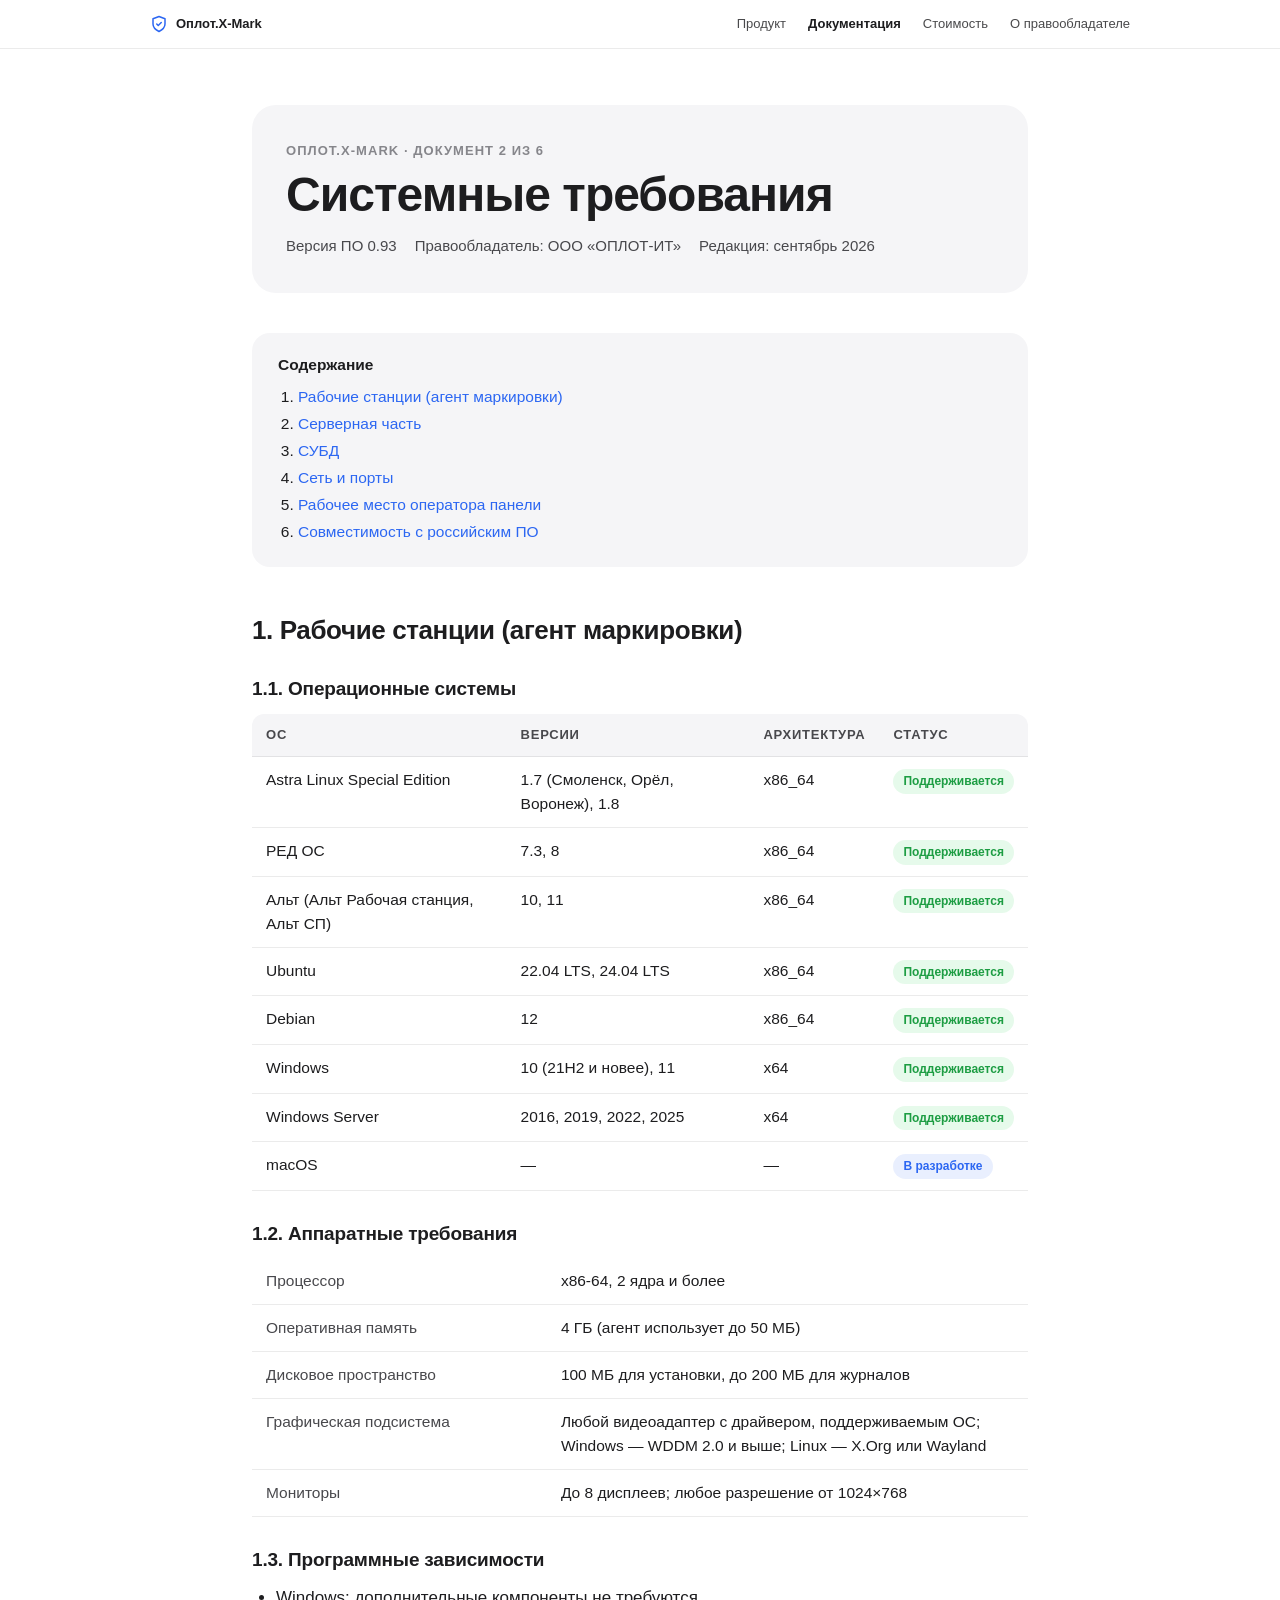
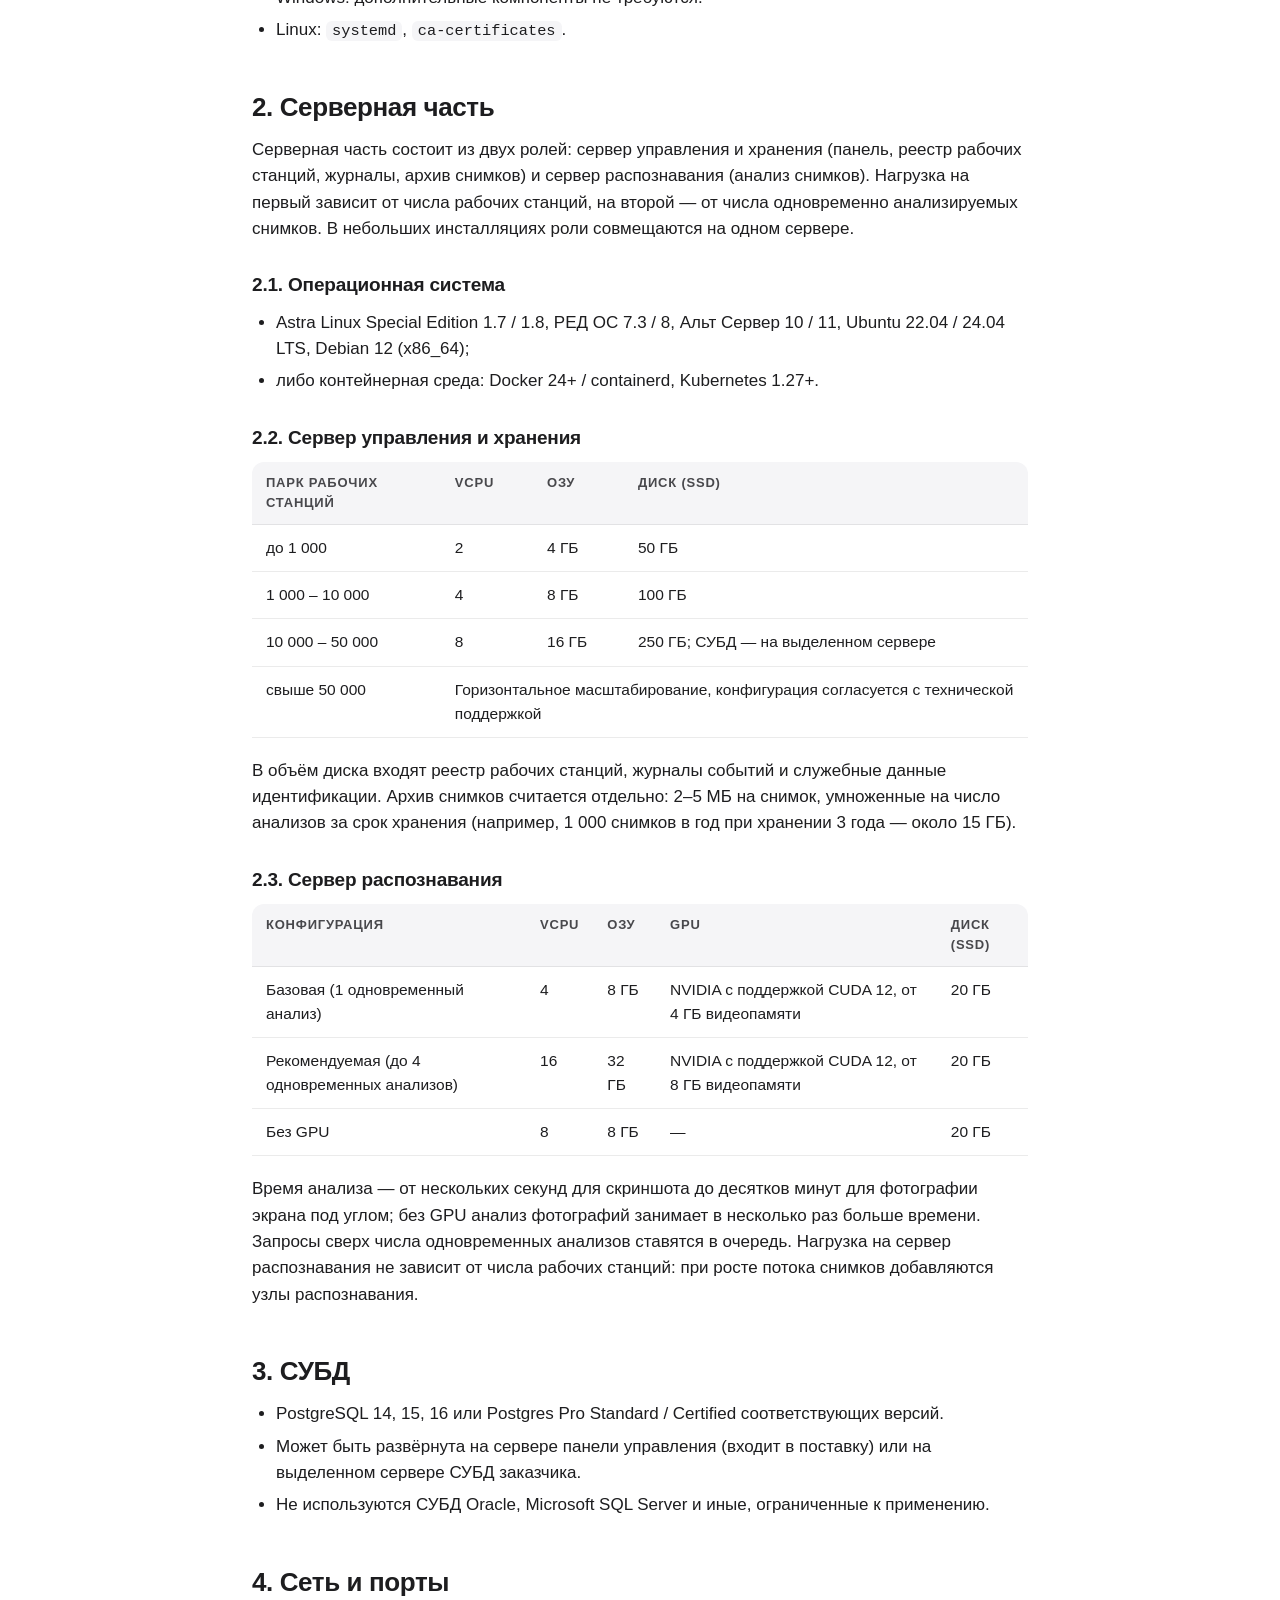
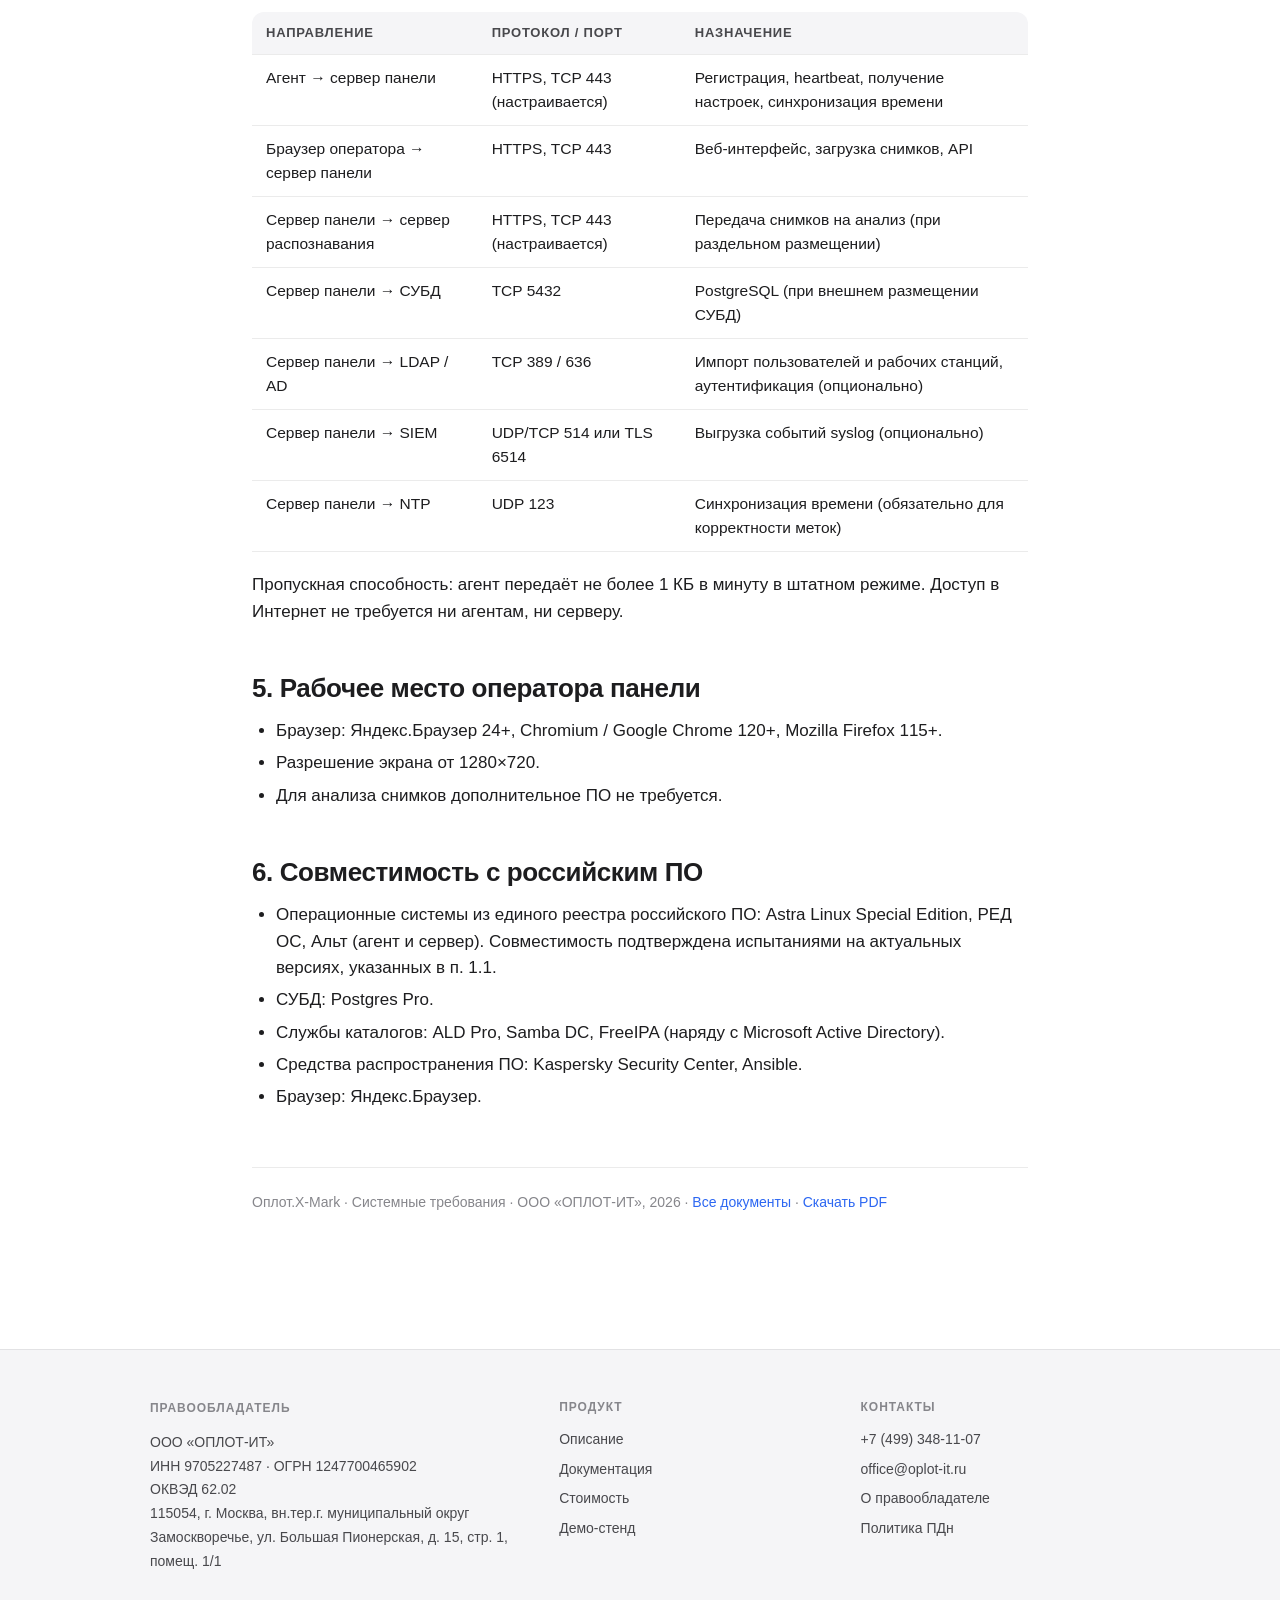
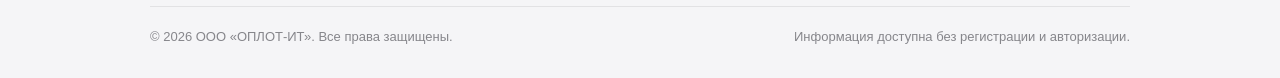
<file: docs/requirements.html>
<!DOCTYPE html>
<html lang="ru">
<head>
  <meta charset="utf-8">
  <meta name="viewport" content="width=device-width, initial-scale=1">
  <title>Системные требования — Оплот.X-Mark</title>
  <link rel="stylesheet" href="../assets/site.css">
</head>
<body>

<header class="site-header">
  <nav>
    <a class="brand" href="../">
      <svg viewBox="0 0 24 24" fill="none" stroke="#2C67F2" stroke-width="2" stroke-linecap="round" stroke-linejoin="round"><path d="M12 22s8-4 8-10V5l-8-3-8 3v7c0 6 8 10 8 10z"/><path d="M9 12l2 2 4-4"/></svg>
      Оплот.X-Mark
    </a>
    <div class="links">
      <a href="../">Продукт</a>
      <a href="./" class="active">Документация</a>
      <a href="../price.html">Стоимость</a>
      <a href="../company.html">О правообладателе</a>
    </div>
  </nav>
</header>

<main class="page">
  <div class="doc-title">
    <div class="eyebrow">Оплот.X-Mark · Документ 2 из 6</div>
    <h1>Системные требования</h1>
    <div class="meta"><span>Версия ПО 0.93</span><span>Правообладатель: ООО «ОПЛОТ-ИТ»</span><span>Редакция: сентябрь 2026</span></div>
  </div>

  <div class="toc">
    <strong>Содержание</strong>
    <ol>
      <li><a href="#agent">Рабочие станции (агент маркировки)</a></li>
      <li><a href="#server">Серверная часть</a></li>
      <li><a href="#db">СУБД</a></li>
      <li><a href="#network">Сеть и порты</a></li>
      <li><a href="#browser">Рабочее место оператора панели</a></li>
      <li><a href="#compat">Совместимость с российским ПО</a></li>
    </ol>
  </div>

  <h2 id="agent">1. Рабочие станции (агент маркировки)</h2>
  <h3>1.1. Операционные системы</h3>
  <div class="table-wrap">
    <table>
      <thead><tr><th>ОС</th><th>Версии</th><th>Архитектура</th><th>Статус</th></tr></thead>
      <tbody>
        <tr><td>Astra Linux Special Edition</td><td>1.7 (Смоленск, Орёл, Воронеж), 1.8</td><td>x86_64</td><td><span class="badge">Поддерживается</span></td></tr>
        <tr><td>РЕД ОС</td><td>7.3, 8</td><td>x86_64</td><td><span class="badge">Поддерживается</span></td></tr>
        <tr><td>Альт (Альт Рабочая станция, Альт СП)</td><td>10, 11</td><td>x86_64</td><td><span class="badge">Поддерживается</span></td></tr>
        <tr><td>Ubuntu</td><td>22.04 LTS, 24.04 LTS</td><td>x86_64</td><td><span class="badge">Поддерживается</span></td></tr>
        <tr><td>Debian</td><td>12</td><td>x86_64</td><td><span class="badge">Поддерживается</span></td></tr>
        <tr><td>Windows</td><td>10 (21H2 и новее), 11</td><td>x64</td><td><span class="badge">Поддерживается</span></td></tr>
        <tr><td>Windows Server</td><td>2016, 2019, 2022, 2025</td><td>x64</td><td><span class="badge">Поддерживается</span></td></tr>
        <tr><td>macOS</td><td>—</td><td>—</td><td><span class="badge plan">В разработке</span></td></tr>
      </tbody>
    </table>
  </div>

  <h3>1.2. Аппаратные требования</h3>
  <div class="table-wrap">
    <table class="kv">
      <tbody>
        <tr><td>Процессор</td><td>x86-64, 2 ядра и более</td></tr>
        <tr><td>Оперативная память</td><td>4 ГБ (агент использует до 50 МБ)</td></tr>
        <tr><td>Дисковое пространство</td><td>100 МБ для установки, до 200 МБ для журналов</td></tr>
        <tr><td>Графическая подсистема</td><td>Любой видеоадаптер с драйвером, поддерживаемым ОС; Windows — WDDM 2.0 и выше; Linux — X.Org или Wayland</td></tr>
        <tr><td>Мониторы</td><td>До 8 дисплеев; любое разрешение от 1024×768</td></tr>
      </tbody>
    </table>
  </div>

  <h3>1.3. Программные зависимости</h3>
  <ul>
    <li>Windows: дополнительные компоненты не требуются.</li>
    <li>Linux: <code>systemd</code>, <code>ca-certificates</code>.</li>
  </ul>

  <h2 id="server">2. Серверная часть</h2>
  <p>Серверная часть состоит из двух ролей: сервер управления и хранения (панель, реестр рабочих станций, журналы, архив снимков) и сервер распознавания (анализ снимков). Нагрузка на первый зависит от числа рабочих станций, на второй — от числа одновременно анализируемых снимков. В небольших инсталляциях роли совмещаются на одном сервере.</p>
  <h3>2.1. Операционная система</h3>
  <ul>
    <li>Astra Linux Special Edition 1.7 / 1.8, РЕД ОС 7.3 / 8, Альт Сервер 10 / 11, Ubuntu 22.04 / 24.04 LTS, Debian 12 (x86_64);</li>
    <li>либо контейнерная среда: Docker 24+ / containerd, Kubernetes 1.27+.</li>
  </ul>
  <h3>2.2. Сервер управления и хранения</h3>
  <div class="table-wrap">
    <table>
      <thead><tr><th>Парк рабочих станций</th><th>vCPU</th><th>ОЗУ</th><th>Диск (SSD)</th></tr></thead>
      <tbody>
        <tr><td>до 1 000</td><td>2</td><td>4 ГБ</td><td>50 ГБ</td></tr>
        <tr><td>1 000 – 10 000</td><td>4</td><td>8 ГБ</td><td>100 ГБ</td></tr>
        <tr><td>10 000 – 50 000</td><td>8</td><td>16 ГБ</td><td>250 ГБ; СУБД — на выделенном сервере</td></tr>
        <tr><td>свыше 50 000</td><td colspan="3">Горизонтальное масштабирование, конфигурация согласуется с технической поддержкой</td></tr>
      </tbody>
    </table>
  </div>
  <p>В объём диска входят реестр рабочих станций, журналы событий и служебные данные идентификации. Архив снимков считается отдельно: 2–5 МБ на снимок, умноженные на число анализов за срок хранения (например, 1 000 снимков в год при хранении 3 года — около 15 ГБ).</p>
  <h3>2.3. Сервер распознавания</h3>
  <div class="table-wrap">
    <table>
      <thead><tr><th>Конфигурация</th><th>vCPU</th><th>ОЗУ</th><th>GPU</th><th>Диск (SSD)</th></tr></thead>
      <tbody>
        <tr><td>Базовая (1 одновременный анализ)</td><td>4</td><td>8 ГБ</td><td>NVIDIA с поддержкой CUDA 12, от 4 ГБ видеопамяти</td><td>20 ГБ</td></tr>
        <tr><td>Рекомендуемая (до 4 одновременных анализов)</td><td>16</td><td>32 ГБ</td><td>NVIDIA с поддержкой CUDA 12, от 8 ГБ видеопамяти</td><td>20 ГБ</td></tr>
        <tr><td>Без GPU</td><td>8</td><td>8 ГБ</td><td>—</td><td>20 ГБ</td></tr>
      </tbody>
    </table>
  </div>
  <p>Время анализа — от нескольких секунд для скриншота до десятков минут для фотографии экрана под углом; без GPU анализ фотографий занимает в несколько раз больше времени. Запросы сверх числа одновременных анализов ставятся в очередь. Нагрузка на сервер распознавания не зависит от числа рабочих станций: при росте потока снимков добавляются узлы распознавания.</p>

  <h2 id="db">3. СУБД</h2>
  <ul>
    <li>PostgreSQL 14, 15, 16 или Postgres Pro Standard / Certified соответствующих версий.</li>
    <li>Может быть развёрнута на сервере панели управления (входит в поставку) или на выделенном сервере СУБД заказчика.</li>
    <li>Не используются СУБД Oracle, Microsoft SQL Server и иные, ограниченные к применению.</li>
  </ul>

  <h2 id="network">4. Сеть и порты</h2>
  <div class="table-wrap">
    <table>
      <thead><tr><th>Направление</th><th>Протокол / порт</th><th>Назначение</th></tr></thead>
      <tbody>
        <tr><td>Агент → сервер панели</td><td>HTTPS, TCP 443 (настраивается)</td><td>Регистрация, heartbeat, получение настроек, синхронизация времени</td></tr>
        <tr><td>Браузер оператора → сервер панели</td><td>HTTPS, TCP 443</td><td>Веб-интерфейс, загрузка снимков, API</td></tr>
        <tr><td>Сервер панели → сервер распознавания</td><td>HTTPS, TCP 443 (настраивается)</td><td>Передача снимков на анализ (при раздельном размещении)</td></tr>
        <tr><td>Сервер панели → СУБД</td><td>TCP 5432</td><td>PostgreSQL (при внешнем размещении СУБД)</td></tr>
        <tr><td>Сервер панели → LDAP / AD</td><td>TCP 389 / 636</td><td>Импорт пользователей и рабочих станций, аутентификация (опционально)</td></tr>
        <tr><td>Сервер панели → SIEM</td><td>UDP/TCP 514 или TLS 6514</td><td>Выгрузка событий syslog (опционально)</td></tr>
        <tr><td>Сервер панели → NTP</td><td>UDP 123</td><td>Синхронизация времени (обязательно для корректности меток)</td></tr>
      </tbody>
    </table>
  </div>
  <p>Пропускная способность: агент передаёт не более 1 КБ в минуту в штатном режиме. Доступ в Интернет не требуется ни агентам, ни серверу.</p>

  <h2 id="browser">5. Рабочее место оператора панели</h2>
  <ul>
    <li>Браузер: Яндекс.Браузер 24+, Chromium / Google Chrome 120+, Mozilla Firefox 115+.</li>
    <li>Разрешение экрана от 1280×720.</li>
    <li>Для анализа снимков дополнительное ПО не требуется.</li>
  </ul>

  <h2 id="compat">6. Совместимость с российским ПО</h2>
  <ul>
    <li>Операционные системы из единого реестра российского ПО: Astra Linux Special Edition, РЕД ОС, Альт (агент и сервер). Совместимость подтверждена испытаниями на актуальных версиях, указанных в п. 1.1.</li>
    <li>СУБД: Postgres Pro.</li>
    <li>Службы каталогов: ALD Pro, Samba DC, FreeIPA (наряду с Microsoft Active Directory).</li>
    <li>Средства распространения ПО: Kaspersky Security Center, Ansible.</li>
    <li>Браузер: Яндекс.Браузер.</li>
  </ul>

  <div class="doc-footer">
    Оплот.X-Mark · Системные требования · ООО «ОПЛОТ-ИТ», 2026 ·
    <a href="./">Все документы</a> · <a href="pdf/xmark-requirements.pdf">Скачать PDF</a>
  </div>
</main>

<footer class="site-footer">
  <div class="inner">
    <div class="cols">
      <div class="req">
        <h5>Правообладатель</h5>
        ООО «ОПЛОТ-ИТ»<br>
        ИНН 9705227487 · ОГРН 1247700465902<br>
        ОКВЭД 62.02<br>
        115054, г. Москва, вн.тер.г. муниципальный округ Замоскворечье, ул. Большая Пионерская, д. 15, стр. 1, помещ. 1/1
      </div>
      <div>
        <h5>Продукт</h5>
        <a href="../">Описание</a>
        <a href="./">Документация</a>
        <a href="../price.html">Стоимость</a>
        <a href="https://xmark2.oplot-it.ru:8080" target="_blank" rel="noopener">Демо-стенд</a>
      </div>
      <div>
        <h5>Контакты</h5>
        <a href="tel:+74993481107">+7 (499) 348-11-07</a>
        <a href="mailto:office@oplot-it.ru">office@oplot-it.ru</a>
        <a href="../company.html">О правообладателе</a>
        <a href="../privacy.html">Политика ПДн</a>
      </div>
    </div>
    <div class="bottom">
      <span>© 2026 ООО «ОПЛОТ-ИТ». Все права защищены.</span>
      <span>Информация доступна без регистрации и авторизации.</span>
    </div>
  </div>
</footer>

</body>
</html>
</file>
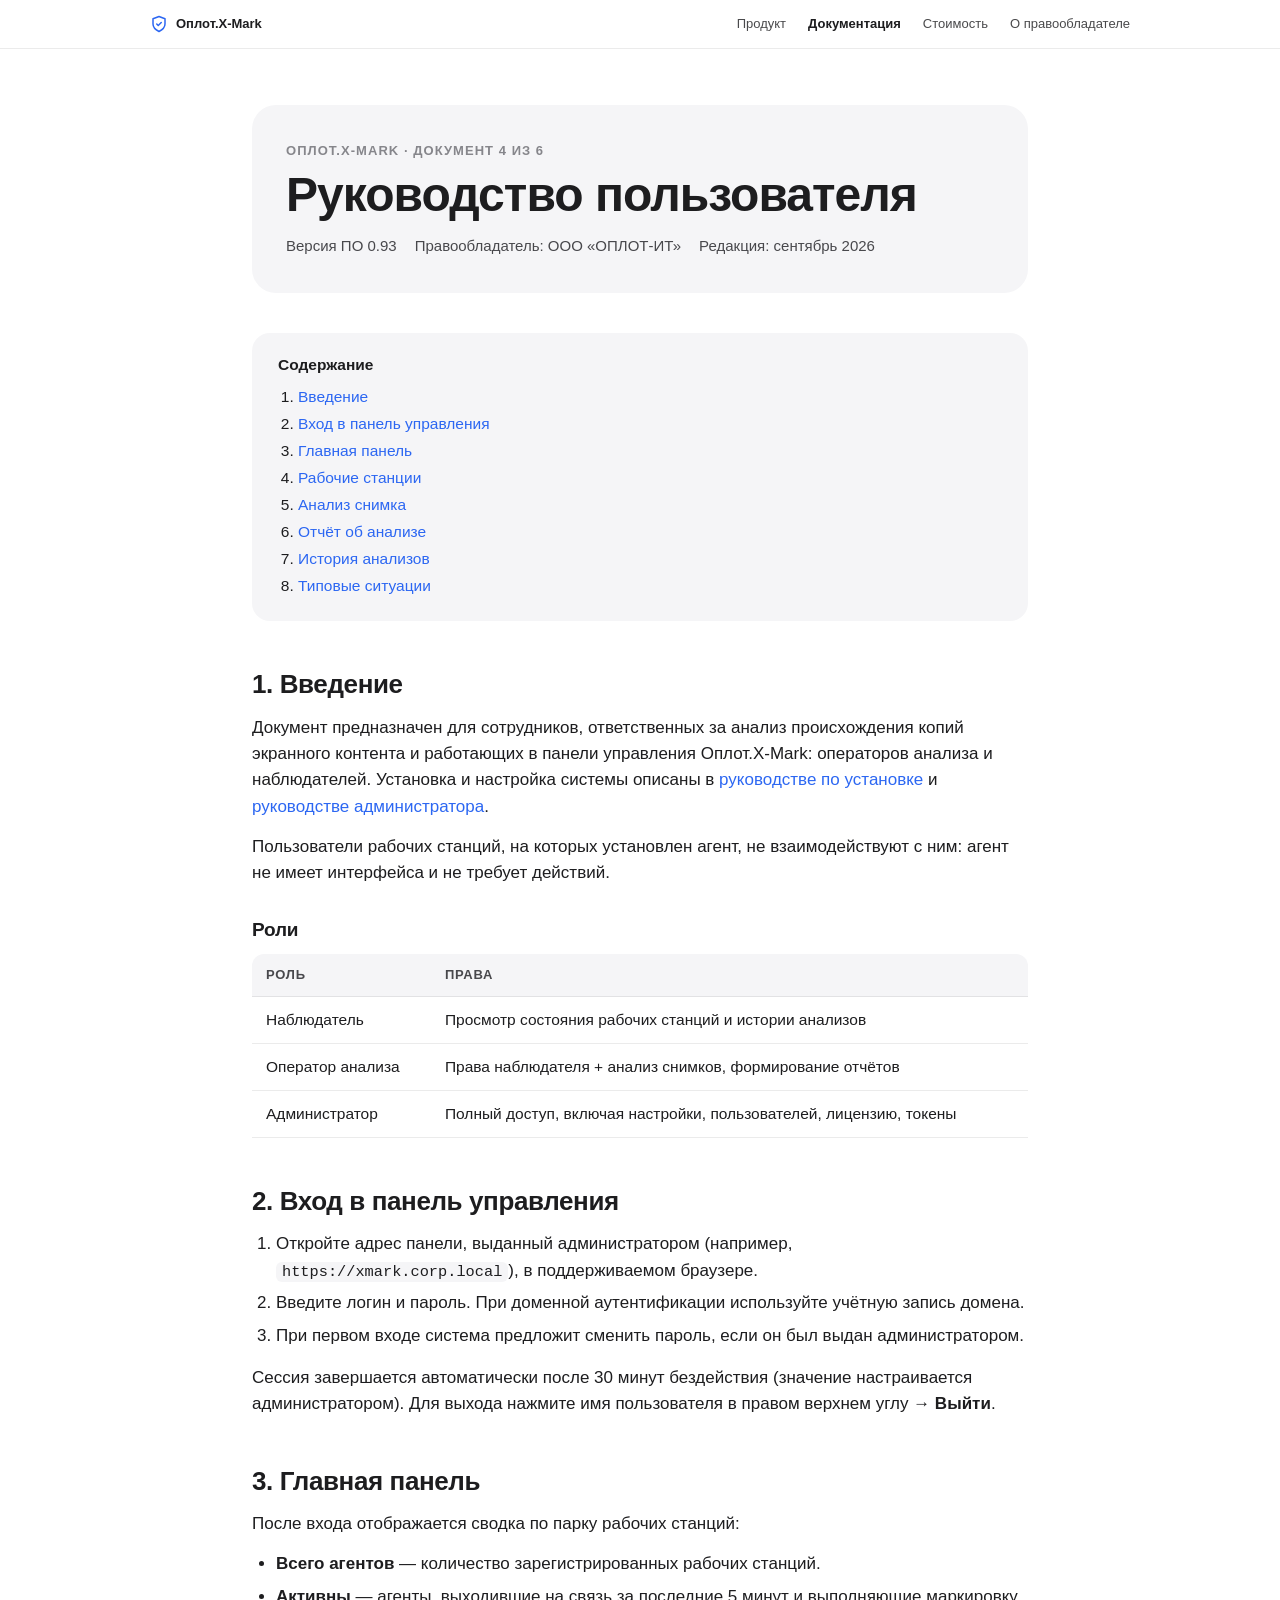
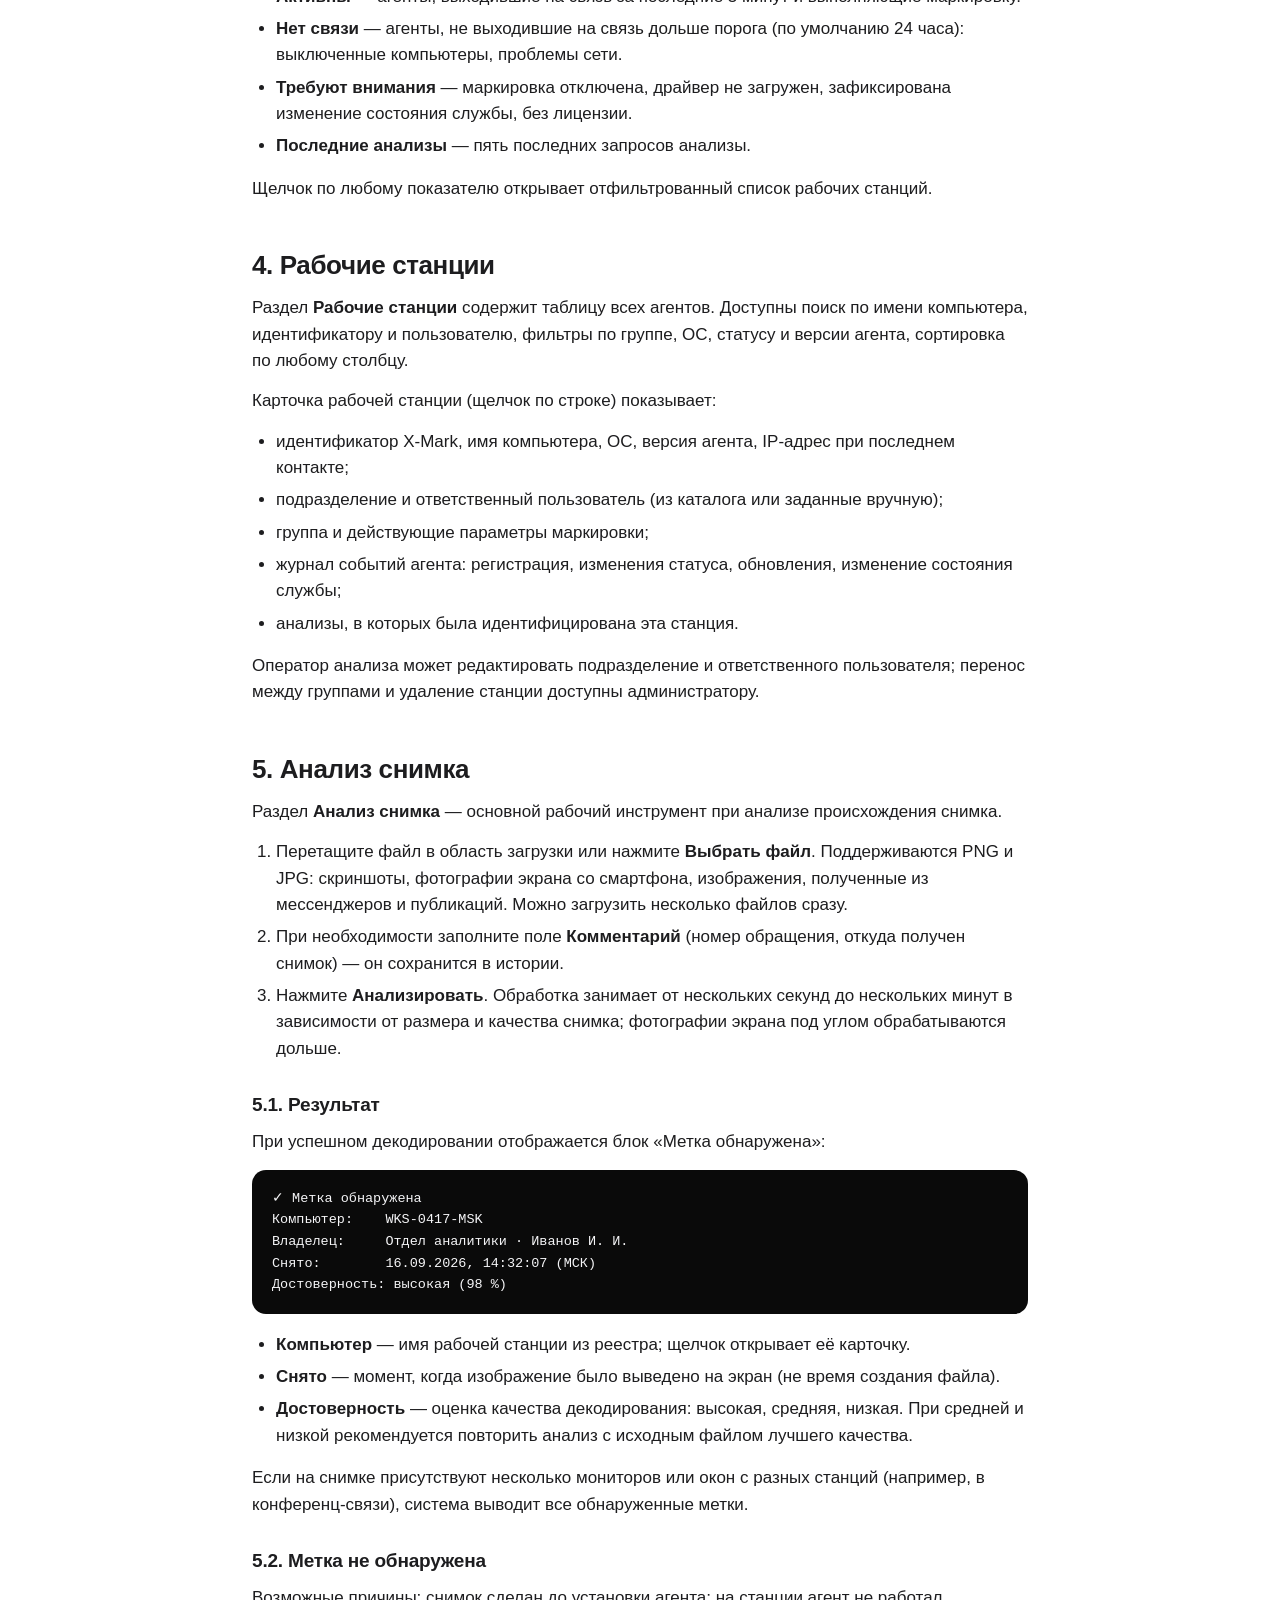
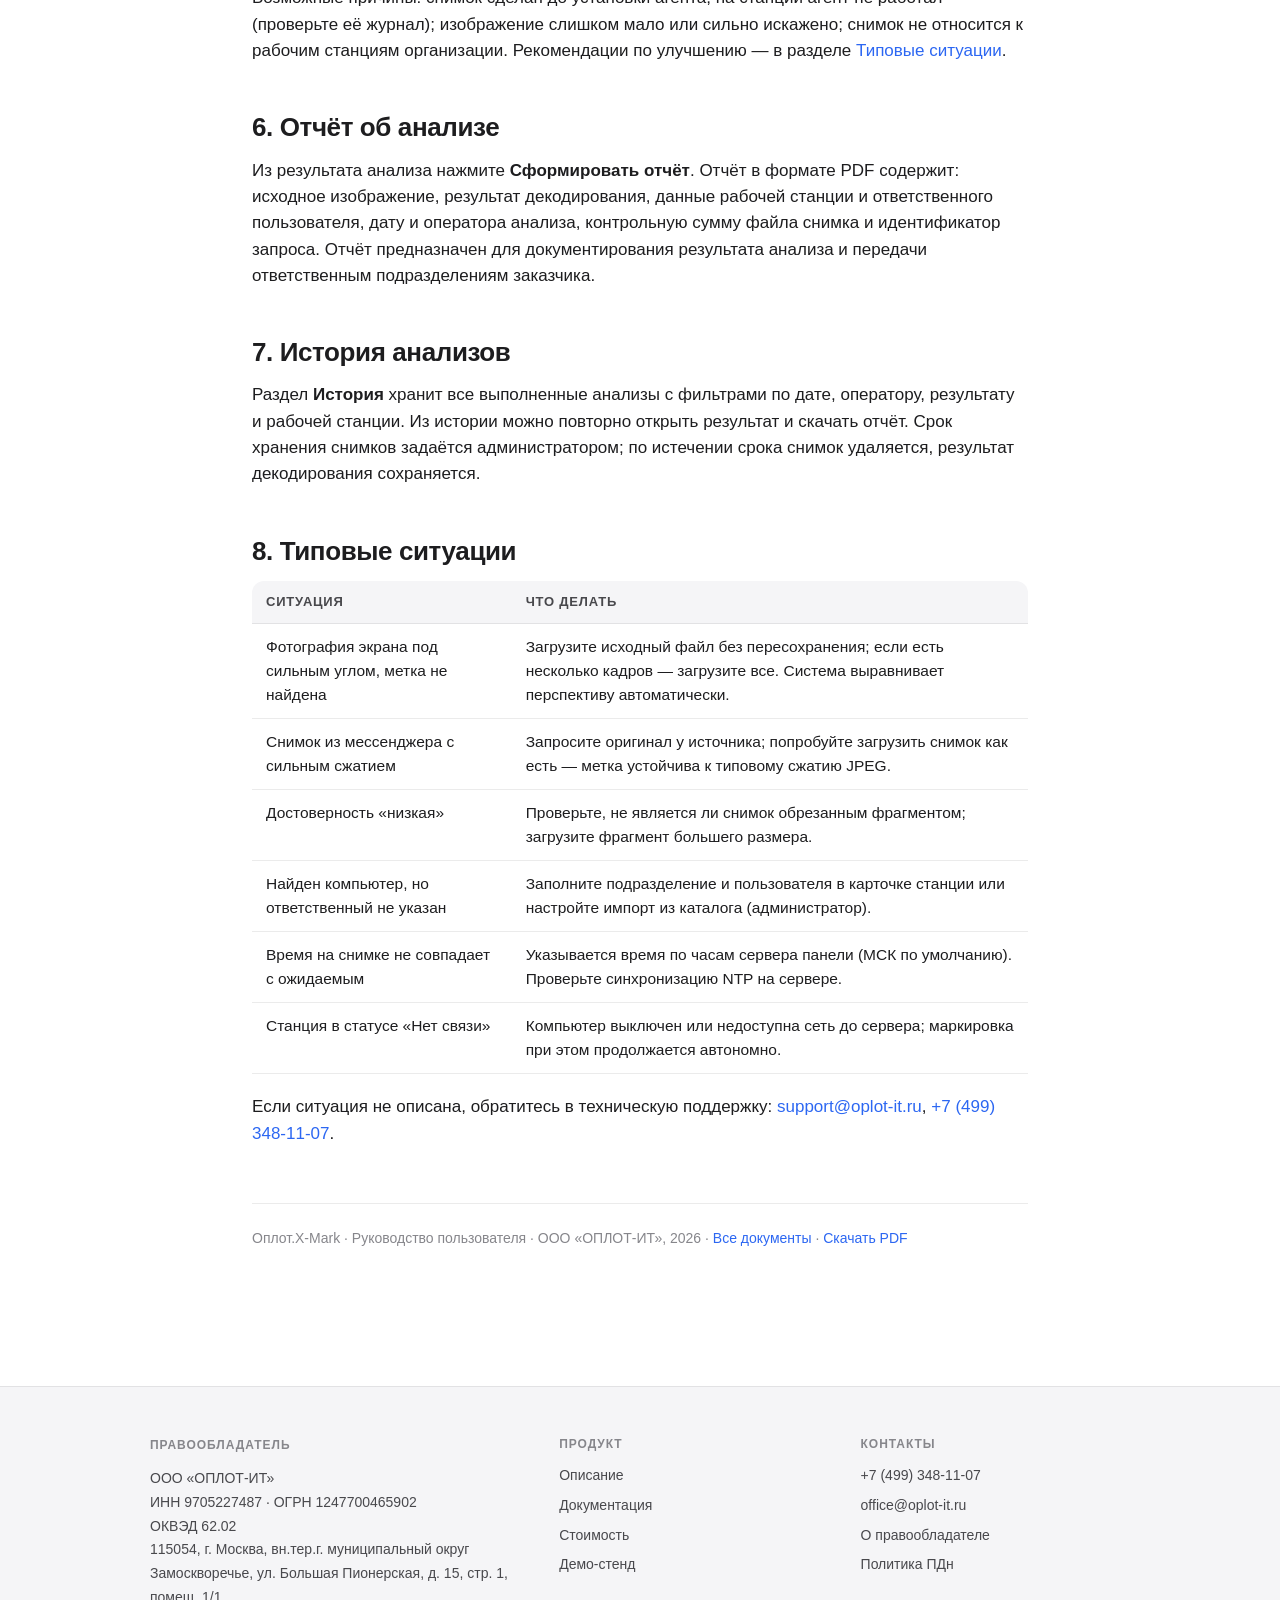
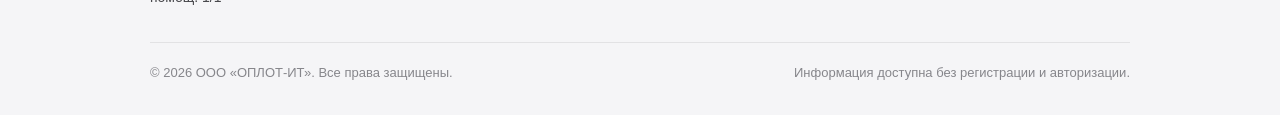
<file: docs/user-guide.html>
<!DOCTYPE html>
<html lang="ru">
<head>
  <meta charset="utf-8">
  <meta name="viewport" content="width=device-width, initial-scale=1">
  <title>Руководство пользователя — Оплот.X-Mark</title>
  <link rel="stylesheet" href="../assets/site.css">
</head>
<body>

<header class="site-header">
  <nav>
    <a class="brand" href="../">
      <svg viewBox="0 0 24 24" fill="none" stroke="#2C67F2" stroke-width="2" stroke-linecap="round" stroke-linejoin="round"><path d="M12 22s8-4 8-10V5l-8-3-8 3v7c0 6 8 10 8 10z"/><path d="M9 12l2 2 4-4"/></svg>
      Оплот.X-Mark
    </a>
    <div class="links">
      <a href="../">Продукт</a>
      <a href="./" class="active">Документация</a>
      <a href="../price.html">Стоимость</a>
      <a href="../company.html">О правообладателе</a>
    </div>
  </nav>
</header>

<main class="page">
  <div class="doc-title">
    <div class="eyebrow">Оплот.X-Mark · Документ 4 из 6</div>
    <h1>Руководство пользователя</h1>
    <div class="meta"><span>Версия ПО 0.93</span><span>Правообладатель: ООО «ОПЛОТ-ИТ»</span><span>Редакция: сентябрь 2026</span></div>
  </div>

  <div class="toc">
    <strong>Содержание</strong>
    <ol>
      <li><a href="#intro">Введение</a></li>
      <li><a href="#login">Вход в панель управления</a></li>
      <li><a href="#dashboard">Главная панель</a></li>
      <li><a href="#workstations">Рабочие станции</a></li>
      <li><a href="#analyze">Анализ снимка</a></li>
      <li><a href="#report">Отчёт об анализе</a></li>
      <li><a href="#history">История анализов</a></li>
      <li><a href="#faq">Типовые ситуации</a></li>
    </ol>
  </div>

  <h2 id="intro">1. Введение</h2>
  <p>Документ предназначен для сотрудников, ответственных за анализ происхождения копий экранного контента и работающих в панели управления Оплот.X-Mark: операторов анализа и наблюдателей. Установка и настройка системы описаны в <a href="install.html">руководстве по установке</a> и <a href="admin-guide.html">руководстве администратора</a>.</p>
  <p>Пользователи рабочих станций, на которых установлен агент, не взаимодействуют с ним: агент не имеет интерфейса и не требует действий.</p>
  <h3>Роли</h3>
  <div class="table-wrap">
    <table>
      <thead><tr><th>Роль</th><th>Права</th></tr></thead>
      <tbody>
        <tr><td>Наблюдатель</td><td>Просмотр состояния рабочих станций и истории анализов</td></tr>
        <tr><td>Оператор анализа</td><td>Права наблюдателя + анализ снимков, формирование отчётов</td></tr>
        <tr><td>Администратор</td><td>Полный доступ, включая настройки, пользователей, лицензию, токены</td></tr>
      </tbody>
    </table>
  </div>

  <h2 id="login">2. Вход в панель управления</h2>
  <ol>
    <li>Откройте адрес панели, выданный администратором (например, <code>https://xmark.corp.local</code>), в поддерживаемом браузере.</li>
    <li>Введите логин и пароль. При доменной аутентификации используйте учётную запись домена.</li>
    <li>При первом входе система предложит сменить пароль, если он был выдан администратором.</li>
  </ol>
  <p>Сессия завершается автоматически после 30 минут бездействия (значение настраивается администратором). Для выхода нажмите имя пользователя в правом верхнем углу → <strong>Выйти</strong>.</p>

  <h2 id="dashboard">3. Главная панель</h2>
  <p>После входа отображается сводка по парку рабочих станций:</p>
  <ul>
    <li><strong>Всего агентов</strong> — количество зарегистрированных рабочих станций.</li>
    <li><strong>Активны</strong> — агенты, выходившие на связь за последние 5 минут и выполняющие маркировку.</li>
    <li><strong>Нет связи</strong> — агенты, не выходившие на связь дольше порога (по умолчанию 24 часа): выключенные компьютеры, проблемы сети.</li>
    <li><strong>Требуют внимания</strong> — маркировка отключена, драйвер не загружен, зафиксирована изменение состояния службы, без лицензии.</li>
    <li><strong>Последние анализы</strong> — пять последних запросов анализы.</li>
  </ul>
  <p>Щелчок по любому показателю открывает отфильтрованный список рабочих станций.</p>

  <h2 id="workstations">4. Рабочие станции</h2>
  <p>Раздел <strong>Рабочие станции</strong> содержит таблицу всех агентов. Доступны поиск по имени компьютера, идентификатору и пользователю, фильтры по группе, ОС, статусу и версии агента, сортировка по любому столбцу.</p>
  <p>Карточка рабочей станции (щелчок по строке) показывает:</p>
  <ul>
    <li>идентификатор X-Mark, имя компьютера, ОС, версия агента, IP-адрес при последнем контакте;</li>
    <li>подразделение и ответственный пользователь (из каталога или заданные вручную);</li>
    <li>группа и действующие параметры маркировки;</li>
    <li>журнал событий агента: регистрация, изменения статуса, обновления, изменение состояния службы;</li>
    <li>анализы, в которых была идентифицирована эта станция.</li>
  </ul>
  <p>Оператор анализа может редактировать подразделение и ответственного пользователя; перенос между группами и удаление станции доступны администратору.</p>

  <h2 id="analyze">5. Анализ снимка</h2>
  <p>Раздел <strong>Анализ снимка</strong> — основной рабочий инструмент при анализе происхождения снимка.</p>
  <ol>
    <li>Перетащите файл в область загрузки или нажмите <strong>Выбрать файл</strong>. Поддерживаются PNG и JPG: скриншоты, фотографии экрана со смартфона, изображения, полученные из мессенджеров и публикаций. Можно загрузить несколько файлов сразу.</li>
    <li>При необходимости заполните поле <strong>Комментарий</strong> (номер обращения, откуда получен снимок) — он сохранится в истории.</li>
    <li>Нажмите <strong>Анализировать</strong>. Обработка занимает от нескольких секунд до нескольких минут в зависимости от размера и качества снимка; фотографии экрана под углом обрабатываются дольше.</li>
  </ol>
  <h3>5.1. Результат</h3>
  <p>При успешном декодировании отображается блок «Метка обнаружена»:</p>
<pre><code>✓ Метка обнаружена
Компьютер:    WKS-0417-MSK
Владелец:     Отдел аналитики · Иванов И. И.
Снято:        16.09.2026, 14:32:07 (МСК)
Достоверность: высокая (98 %)</code></pre>
  <ul>
    <li><strong>Компьютер</strong> — имя рабочей станции из реестра; щелчок открывает её карточку.</li>
    <li><strong>Снято</strong> — момент, когда изображение было выведено на экран (не время создания файла).</li>
    <li><strong>Достоверность</strong> — оценка качества декодирования: высокая, средняя, низкая. При средней и низкой рекомендуется повторить анализ с исходным файлом лучшего качества.</li>
  </ul>
  <p>Если на снимке присутствуют несколько мониторов или окон с разных станций (например, в конференц-связи), система выводит все обнаруженные метки.</p>
  <h3>5.2. Метка не обнаружена</h3>
  <p>Возможные причины: снимок сделан до установки агента; на станции агент не работал (проверьте её журнал); изображение слишком мало или сильно искажено; снимок не относится к рабочим станциям организации. Рекомендации по улучшению — в разделе <a href="#faq">Типовые ситуации</a>.</p>

  <h2 id="report">6. Отчёт об анализе</h2>
  <p>Из результата анализа нажмите <strong>Сформировать отчёт</strong>. Отчёт в формате PDF содержит: исходное изображение, результат декодирования, данные рабочей станции и ответственного пользователя, дату и оператора анализа, контрольную сумму файла снимка и идентификатор запроса. Отчёт предназначен для документирования результата анализа и передачи ответственным подразделениям заказчика.</p>

  <h2 id="history">7. История анализов</h2>
  <p>Раздел <strong>История</strong> хранит все выполненные анализы с фильтрами по дате, оператору, результату и рабочей станции. Из истории можно повторно открыть результат и скачать отчёт. Срок хранения снимков задаётся администратором; по истечении срока снимок удаляется, результат декодирования сохраняется.</p>

  <h2 id="faq">8. Типовые ситуации</h2>
  <div class="table-wrap">
    <table>
      <thead><tr><th>Ситуация</th><th>Что делать</th></tr></thead>
      <tbody>
        <tr><td>Фотография экрана под сильным углом, метка не найдена</td><td>Загрузите исходный файл без пересохранения; если есть несколько кадров — загрузите все. Система выравнивает перспективу автоматически.</td></tr>
        <tr><td>Снимок из мессенджера с сильным сжатием</td><td>Запросите оригинал у источника; попробуйте загрузить снимок как есть — метка устойчива к типовому сжатию JPEG.</td></tr>
        <tr><td>Достоверность «низкая»</td><td>Проверьте, не является ли снимок обрезанным фрагментом; загрузите фрагмент большего размера.</td></tr>
        <tr><td>Найден компьютер, но ответственный не указан</td><td>Заполните подразделение и пользователя в карточке станции или настройте импорт из каталога (администратор).</td></tr>
        <tr><td>Время на снимке не совпадает с ожидаемым</td><td>Указывается время по часам сервера панели (МСК по умолчанию). Проверьте синхронизацию NTP на сервере.</td></tr>
        <tr><td>Станция в статусе «Нет связи»</td><td>Компьютер выключен или недоступна сеть до сервера; маркировка при этом продолжается автономно.</td></tr>
      </tbody>
    </table>
  </div>
  <p>Если ситуация не описана, обратитесь в техническую поддержку: <a href="mailto:support@oplot-it.ru">support@oplot-it.ru</a>, <a href="tel:+74993481107">+7 (499) 348-11-07</a>.</p>

  <div class="doc-footer">
    Оплот.X-Mark · Руководство пользователя · ООО «ОПЛОТ-ИТ», 2026 ·
    <a href="./">Все документы</a> · <a href="pdf/xmark-user-guide.pdf">Скачать PDF</a>
  </div>
</main>

<footer class="site-footer">
  <div class="inner">
    <div class="cols">
      <div class="req">
        <h5>Правообладатель</h5>
        ООО «ОПЛОТ-ИТ»<br>
        ИНН 9705227487 · ОГРН 1247700465902<br>
        ОКВЭД 62.02<br>
        115054, г. Москва, вн.тер.г. муниципальный округ Замоскворечье, ул. Большая Пионерская, д. 15, стр. 1, помещ. 1/1
      </div>
      <div>
        <h5>Продукт</h5>
        <a href="../">Описание</a>
        <a href="./">Документация</a>
        <a href="../price.html">Стоимость</a>
        <a href="https://xmark2.oplot-it.ru:8080" target="_blank" rel="noopener">Демо-стенд</a>
      </div>
      <div>
        <h5>Контакты</h5>
        <a href="tel:+74993481107">+7 (499) 348-11-07</a>
        <a href="mailto:office@oplot-it.ru">office@oplot-it.ru</a>
        <a href="../company.html">О правообладателе</a>
        <a href="../privacy.html">Политика ПДн</a>
      </div>
    </div>
    <div class="bottom">
      <span>© 2026 ООО «ОПЛОТ-ИТ». Все права защищены.</span>
      <span>Информация доступна без регистрации и авторизации.</span>
    </div>
  </div>
</footer>

</body>
</html>
</file>
<file: assets/site.css>
/* Оплот.X-Mark — общие стили статических страниц (документация, реквизиты, стоимость) */
:root {
  --ink: #1D1D1F;
  --muted: #48484C;
  --faint: #86868B;
  --line: rgba(0, 0, 0, 0.08);
  --bg: #ffffff;
  --panel: #F5F5F7;
  --accent: #2C67F2;
  --accent-2: #62CFF4;
  --ok: #1d9d43;
  --warn: #b26a00;
  --warn-bg: #fff6e5;
  --radius: 24px;
}

* { box-sizing: border-box; margin: 0; padding: 0; }
html { -webkit-text-size-adjust: 100%; }
body {
  font-family: -apple-system, BlinkMacSystemFont, "Inter", "Segoe UI", Roboto, sans-serif;
  color: var(--ink);
  background: var(--bg);
  line-height: 1.55;
  font-size: 17px;
  -webkit-font-smoothing: antialiased;
}
a { color: var(--accent); text-decoration: none; }
a:hover { text-decoration: underline; }

/* ---------- шапка ---------- */
.site-header {
  position: sticky; top: 0; z-index: 10;
  background: rgba(255, 255, 255, 0.85);
  backdrop-filter: saturate(180%) blur(20px);
  -webkit-backdrop-filter: saturate(180%) blur(20px);
  border-bottom: 1px solid var(--line);
}
.site-header nav {
  max-width: 1024px; margin: 0 auto; padding: 0 22px; height: 48px;
  display: flex; align-items: center; justify-content: space-between; gap: 24px;
  font-size: 13px;
}
.site-header .brand { display: flex; align-items: center; gap: 8px; font-weight: 600; color: var(--ink); }
.site-header .brand svg { width: 18px; height: 18px; }
.site-header .links { display: flex; gap: 22px; flex-wrap: wrap; }
.site-header .links a { color: var(--ink); opacity: 0.8; }
.site-header .links a:hover { opacity: 1; text-decoration: none; }
.site-header .links a.active { opacity: 1; font-weight: 600; }

/* ---------- контейнеры ---------- */
.page { max-width: 820px; margin: 0 auto; padding: 56px 22px 96px; }
.page.wide { max-width: 1024px; }
.eyebrow { font-size: 13px; font-weight: 600; text-transform: uppercase; letter-spacing: 0.08em; color: var(--faint); margin-bottom: 12px; }
h1 { font-size: clamp(32px, 5vw, 48px); font-weight: 700; letter-spacing: -0.02em; line-height: 1.1; margin: 0 0 16px; }
.lead { font-size: 20px; color: var(--muted); margin-bottom: 40px; max-width: 680px; text-wrap: pretty; }
h2 { font-size: 26px; font-weight: 700; letter-spacing: -0.015em; margin: 48px 0 14px; line-height: 1.2; }
h3 { font-size: 19px; font-weight: 600; letter-spacing: -0.01em; margin: 28px 0 10px; }
h4 { font-size: 17px; font-weight: 600; margin: 20px 0 8px; }
p { margin: 0 0 14px; }
ul, ol { margin: 0 0 16px 24px; }
li { margin-bottom: 6px; }
li > ul, li > ol { margin-top: 6px; }
code { font-family: "JetBrains Mono", ui-monospace, SFMono-Regular, Menlo, monospace; font-size: 0.9em; background: var(--panel); padding: 1px 6px; border-radius: 6px; }
pre {
  font-family: "JetBrains Mono", ui-monospace, SFMono-Regular, Menlo, monospace; font-size: 13.5px; line-height: 1.6;
  background: #0A0A0A; color: #F5F5F7; padding: 18px 20px; border-radius: 14px; overflow-x: auto; margin: 0 0 18px;
}
pre code { background: none; padding: 0; color: inherit; font-size: inherit; }
hr { border: 0; border-top: 1px solid var(--line); margin: 40px 0; }
strong { font-weight: 600; }

/* ---------- таблицы ---------- */
.table-wrap { overflow-x: auto; margin: 0 0 20px; }
table { border-collapse: collapse; width: 100%; font-size: 15.5px; }
th, td { text-align: left; vertical-align: top; padding: 11px 14px; border-bottom: 1px solid var(--line); }
th { font-weight: 600; color: var(--muted); font-size: 13px; text-transform: uppercase; letter-spacing: 0.06em; background: var(--panel); }
th:first-child { border-top-left-radius: 12px; }
th:last-child { border-top-right-radius: 12px; }
table.kv td:first-child { color: var(--muted); width: 38%; }

/* ---------- блоки ---------- */
.card { background: var(--panel); border-radius: var(--radius); padding: 28px 30px; margin: 0 0 20px; }
.card h3 { margin-top: 0; }
.grid { display: grid; grid-template-columns: repeat(auto-fit, minmax(240px, 1fr)); gap: 16px; margin: 0 0 24px; }
.grid .card { margin: 0; }
.note { border-left: 3px solid var(--accent); background: rgba(44, 103, 242, 0.06); padding: 14px 18px; border-radius: 0 14px 14px 0; margin: 0 0 18px; font-size: 15.5px; }
.todo { border-left: 3px solid var(--warn); background: var(--warn-bg); color: #5a3a00; padding: 12px 16px; border-radius: 0 14px 14px 0; margin: 0 0 18px; font-size: 14.5px; }
.todo::before { content: "Уточнить: "; font-weight: 700; }
.badge { display: inline-block; font-size: 12px; font-weight: 600; padding: 3px 10px; border-radius: 100px; background: rgba(48, 209, 88, 0.12); color: var(--ok); white-space: nowrap; }
.badge.plan { background: rgba(44, 103, 242, 0.1); color: var(--accent); }
.btn { display: inline-block; background: var(--accent); color: #fff; padding: 10px 22px; border-radius: 100px; font-weight: 500; font-size: 15px; }
.btn:hover { background: #3D8EF0; text-decoration: none; }
.btn.ghost { background: transparent; color: var(--accent); border: 1px solid rgba(44, 103, 242, 0.35); }
.btn.ghost:hover { background: rgba(44, 103, 242, 0.06); }
.actions { display: flex; gap: 12px; flex-wrap: wrap; margin: 20px 0 32px; }

/* ---------- документация ---------- */
.doc-title {
  background: var(--panel); border-radius: var(--radius); padding: 36px 34px; margin: 0 0 40px;
}
.doc-title .eyebrow { margin-bottom: 8px; }
.doc-title h1 { margin-bottom: 8px; }
.doc-title .meta { color: var(--muted); font-size: 15px; display: flex; gap: 18px; flex-wrap: wrap; margin-top: 12px; }
.toc { background: var(--panel); border-radius: 18px; padding: 20px 26px; margin: 0 0 36px; font-size: 15.5px; }
.toc strong { display: block; margin-bottom: 8px; }
.toc ol { margin: 0 0 0 20px; }
.toc li { margin-bottom: 3px; }
.doc-list { list-style: none; margin: 0; padding: 0; display: grid; gap: 14px; }
.doc-list li { background: var(--panel); border-radius: 18px; padding: 20px 24px; margin: 0; display: flex; justify-content: space-between; gap: 18px; align-items: flex-start; flex-wrap: wrap; }
.doc-list .name { font-weight: 600; font-size: 17px; }
.doc-list .desc { color: var(--muted); font-size: 15px; margin-top: 4px; }
.doc-list .files { display: flex; gap: 10px; flex-shrink: 0; }
.doc-list .files a { font-size: 14px; padding: 6px 14px; }
.doc-footer { margin-top: 56px; padding-top: 24px; border-top: 1px solid var(--line); color: var(--faint); font-size: 14px; }

/* ---------- футер ---------- */
.site-footer { background: var(--panel); border-top: 1px solid var(--line); margin-top: 40px; }
.site-footer .inner { max-width: 1024px; margin: 0 auto; padding: 48px 22px 32px; font-size: 14px; color: var(--muted); }
.site-footer .cols { display: grid; grid-template-columns: 1.4fr 1fr 1fr; gap: 32px; margin-bottom: 32px; }
.site-footer .cols h5 { font-size: 12px; text-transform: uppercase; letter-spacing: 0.08em; color: var(--faint); margin: 0 0 12px; }
.site-footer .cols a { color: var(--muted); display: block; margin-bottom: 8px; }
.site-footer .cols a:hover { color: var(--ink); text-decoration: none; }
.site-footer .req { line-height: 1.7; }
.site-footer .bottom { border-top: 1px solid var(--line); padding-top: 20px; display: flex; justify-content: space-between; gap: 16px; flex-wrap: wrap; color: var(--faint); font-size: 13px; }
@media (max-width: 700px) {
  .site-footer .cols { grid-template-columns: 1fr; gap: 22px; }
  .site-header .links { gap: 14px; }
  body { font-size: 16px; }
}

/* ---------- печать / PDF ---------- */
@media print {
  .site-header, .site-footer, .actions, .no-print { display: none !important; }
  body { font-size: 11.5pt; color: #000; }
  .page { max-width: none; padding: 0; }
  .doc-title, .card, .toc, .note { background: #f3f3f3 !important; -webkit-print-color-adjust: exact; print-color-adjust: exact; }
  .todo { background: #fff3d6 !important; -webkit-print-color-adjust: exact; print-color-adjust: exact; }
  pre { background: #111 !important; color: #fff !important; -webkit-print-color-adjust: exact; print-color-adjust: exact; white-space: pre-wrap; }
  h2 { page-break-after: avoid; break-after: avoid; }
  table, pre, .card { page-break-inside: avoid; break-inside: avoid; }
  a { color: #000; }
  a[href^="http"]::after { content: " (" attr(href) ")"; font-size: 0.85em; color: #555; }
  @page { margin: 18mm 16mm; }
}
</file>
